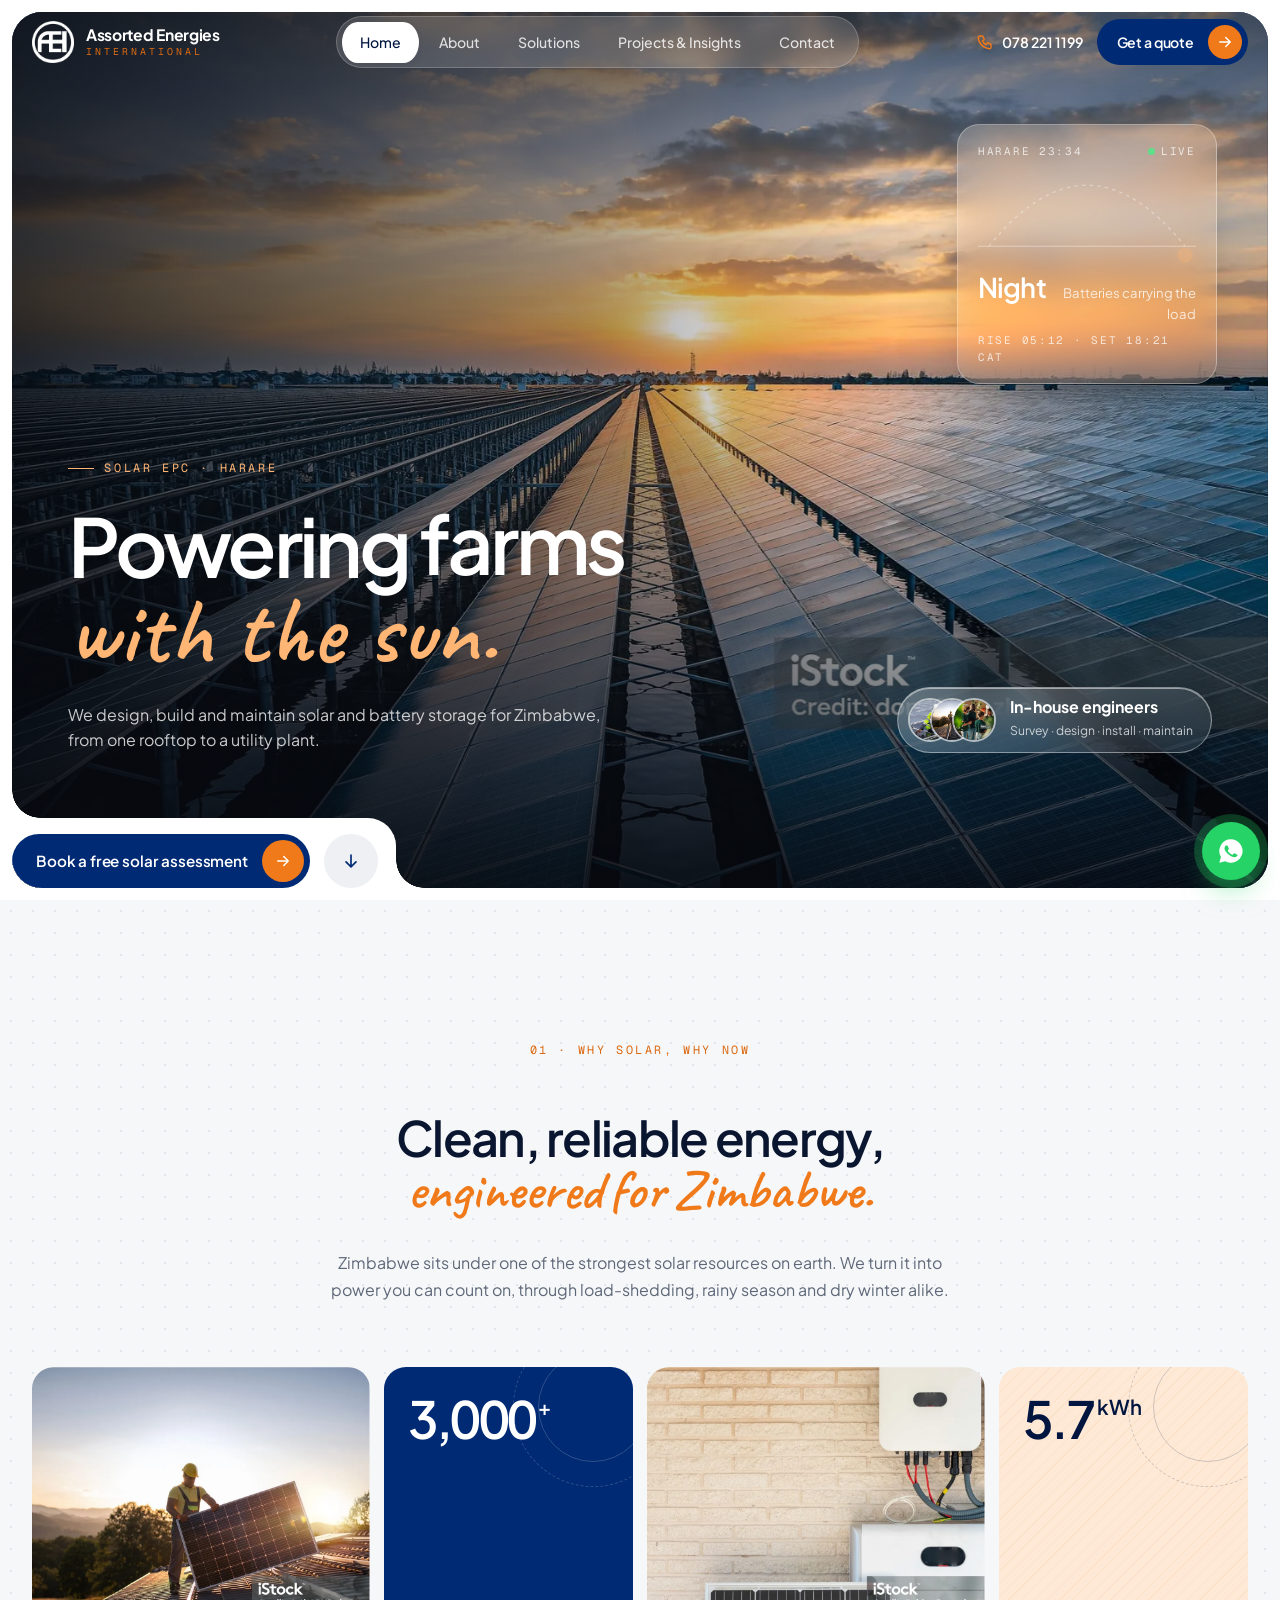
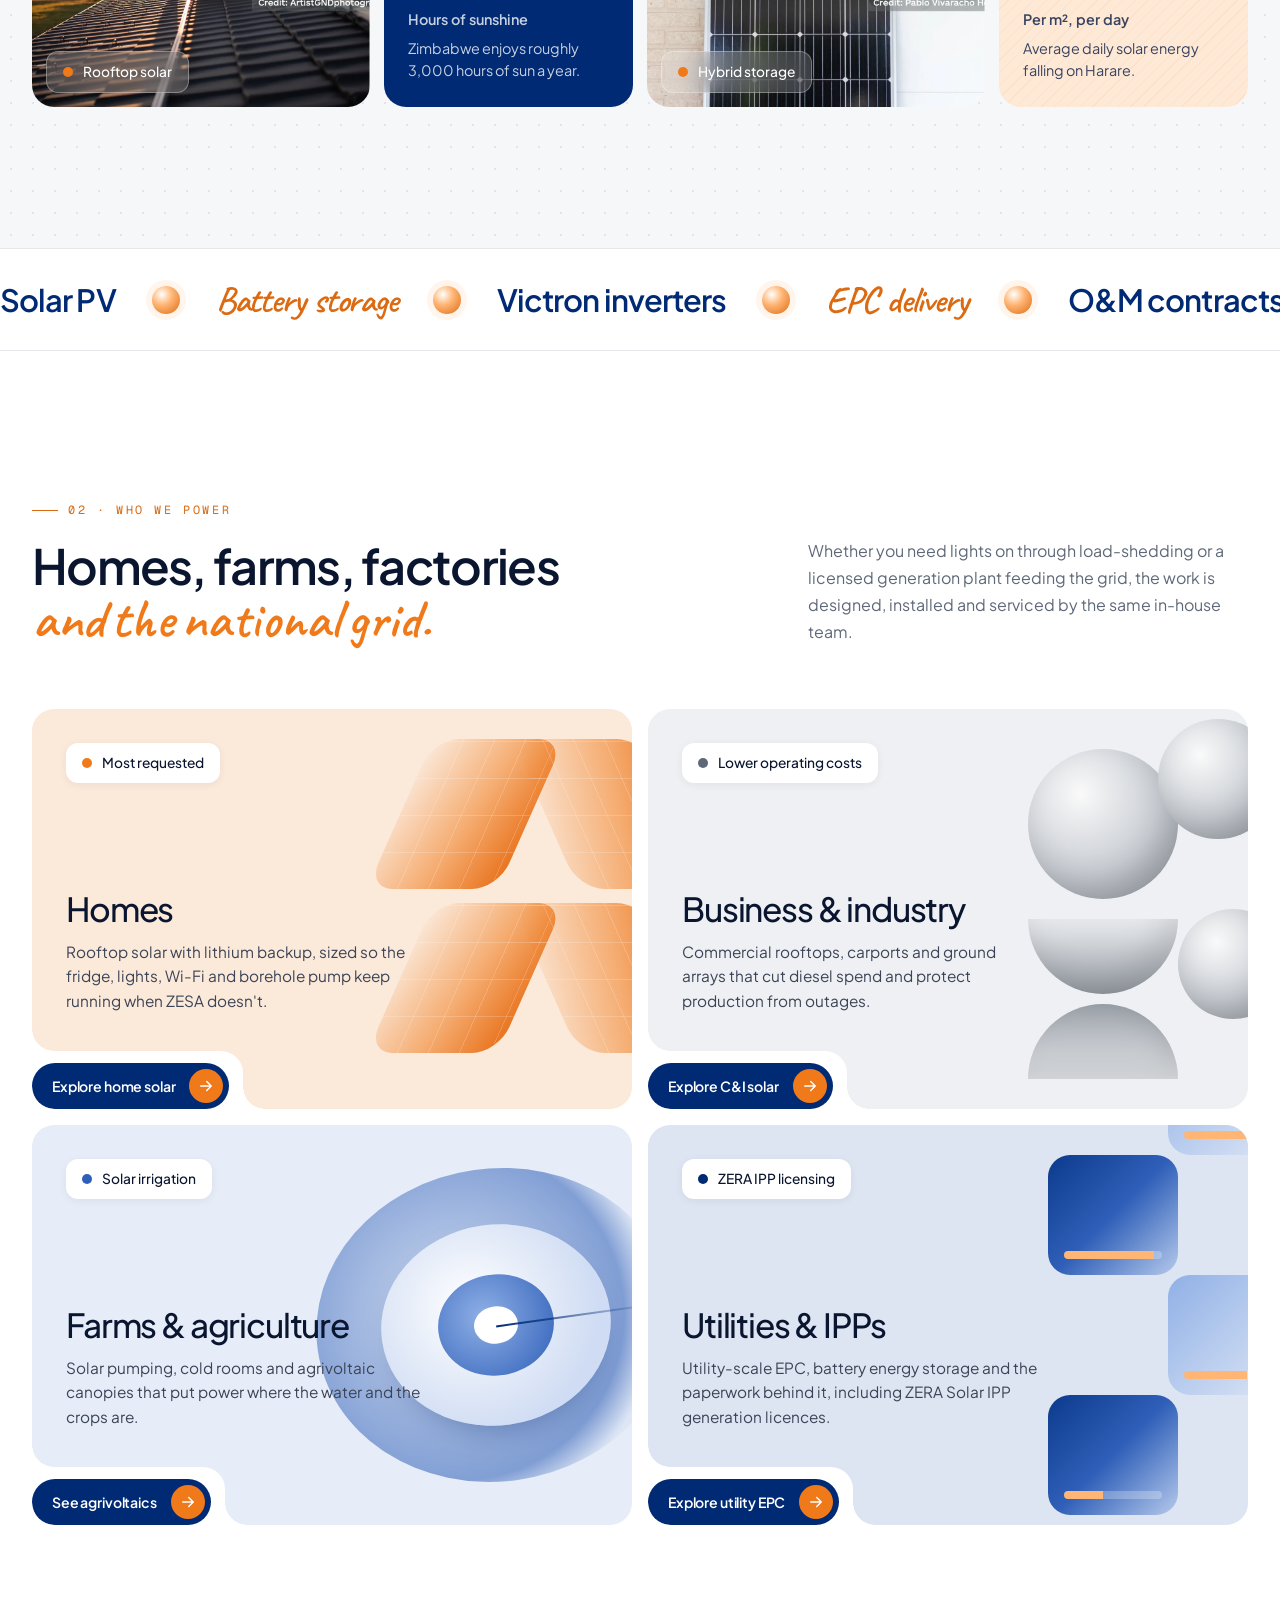
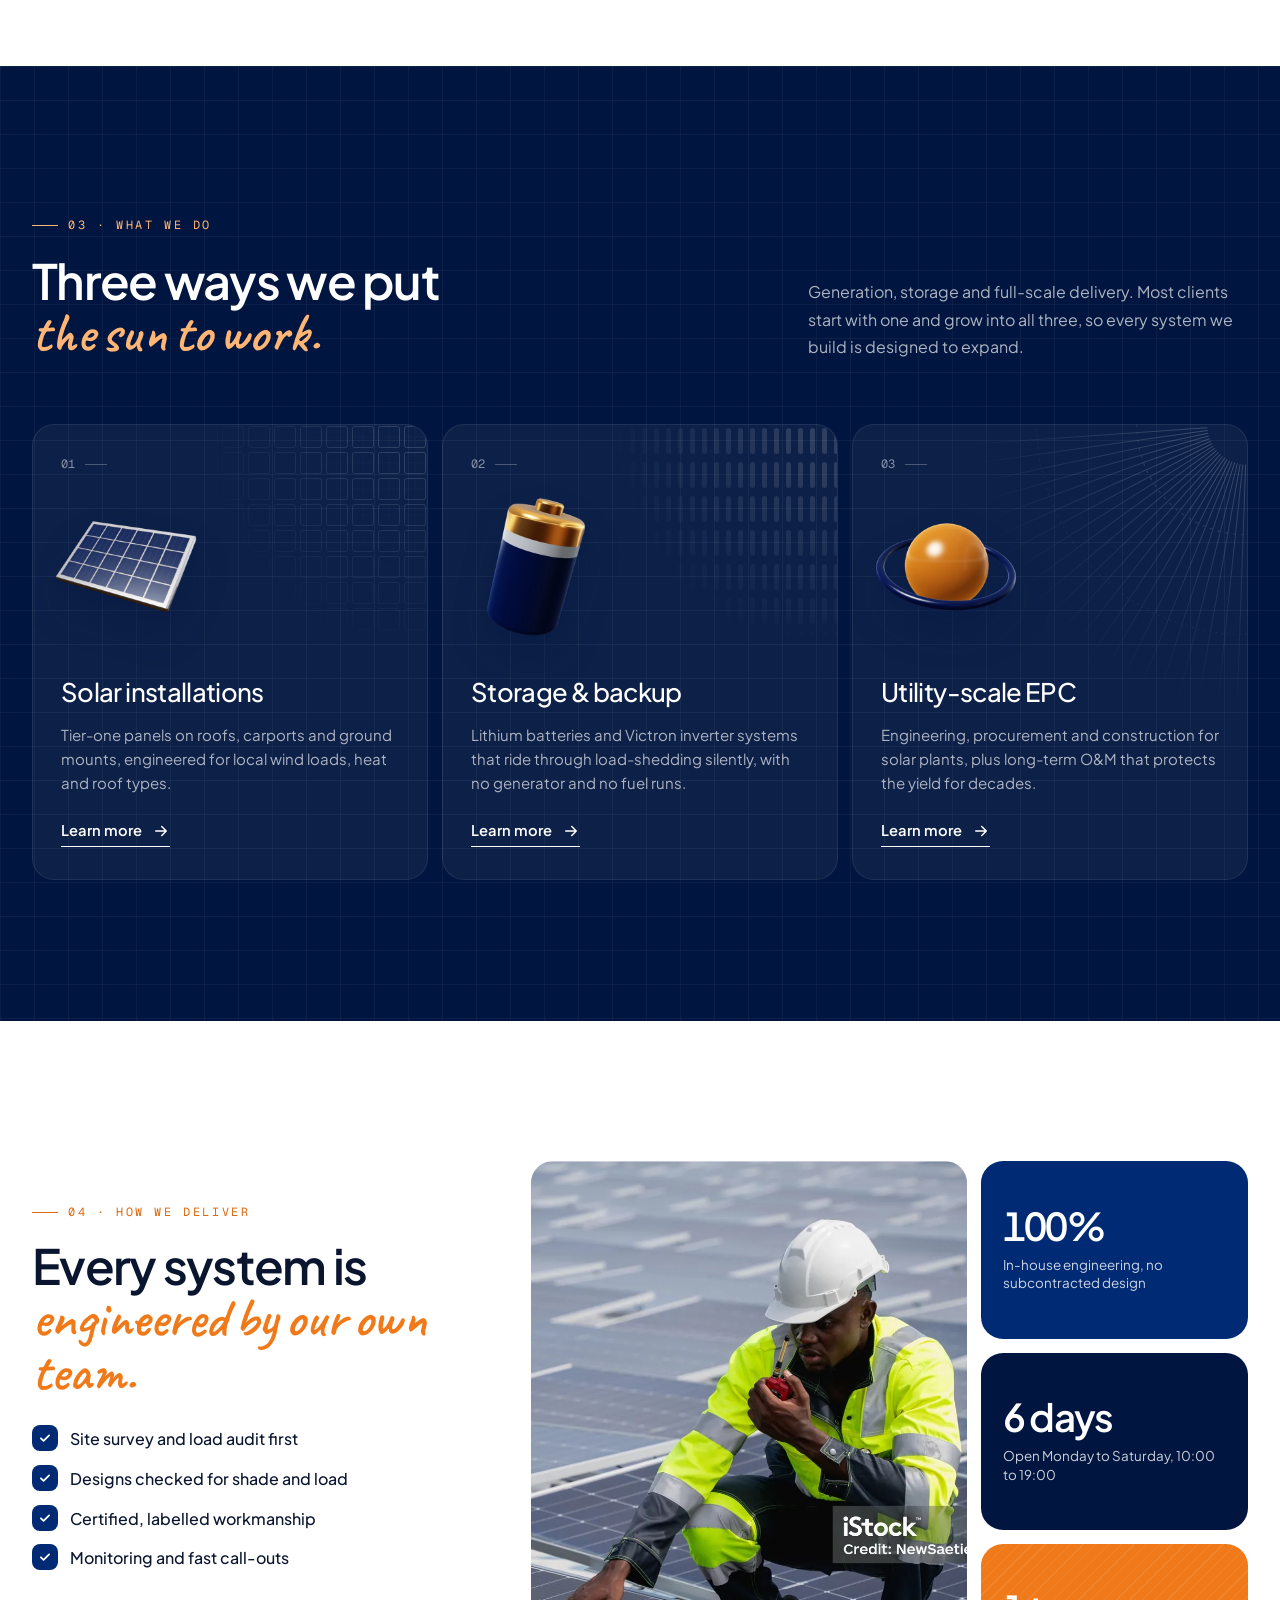
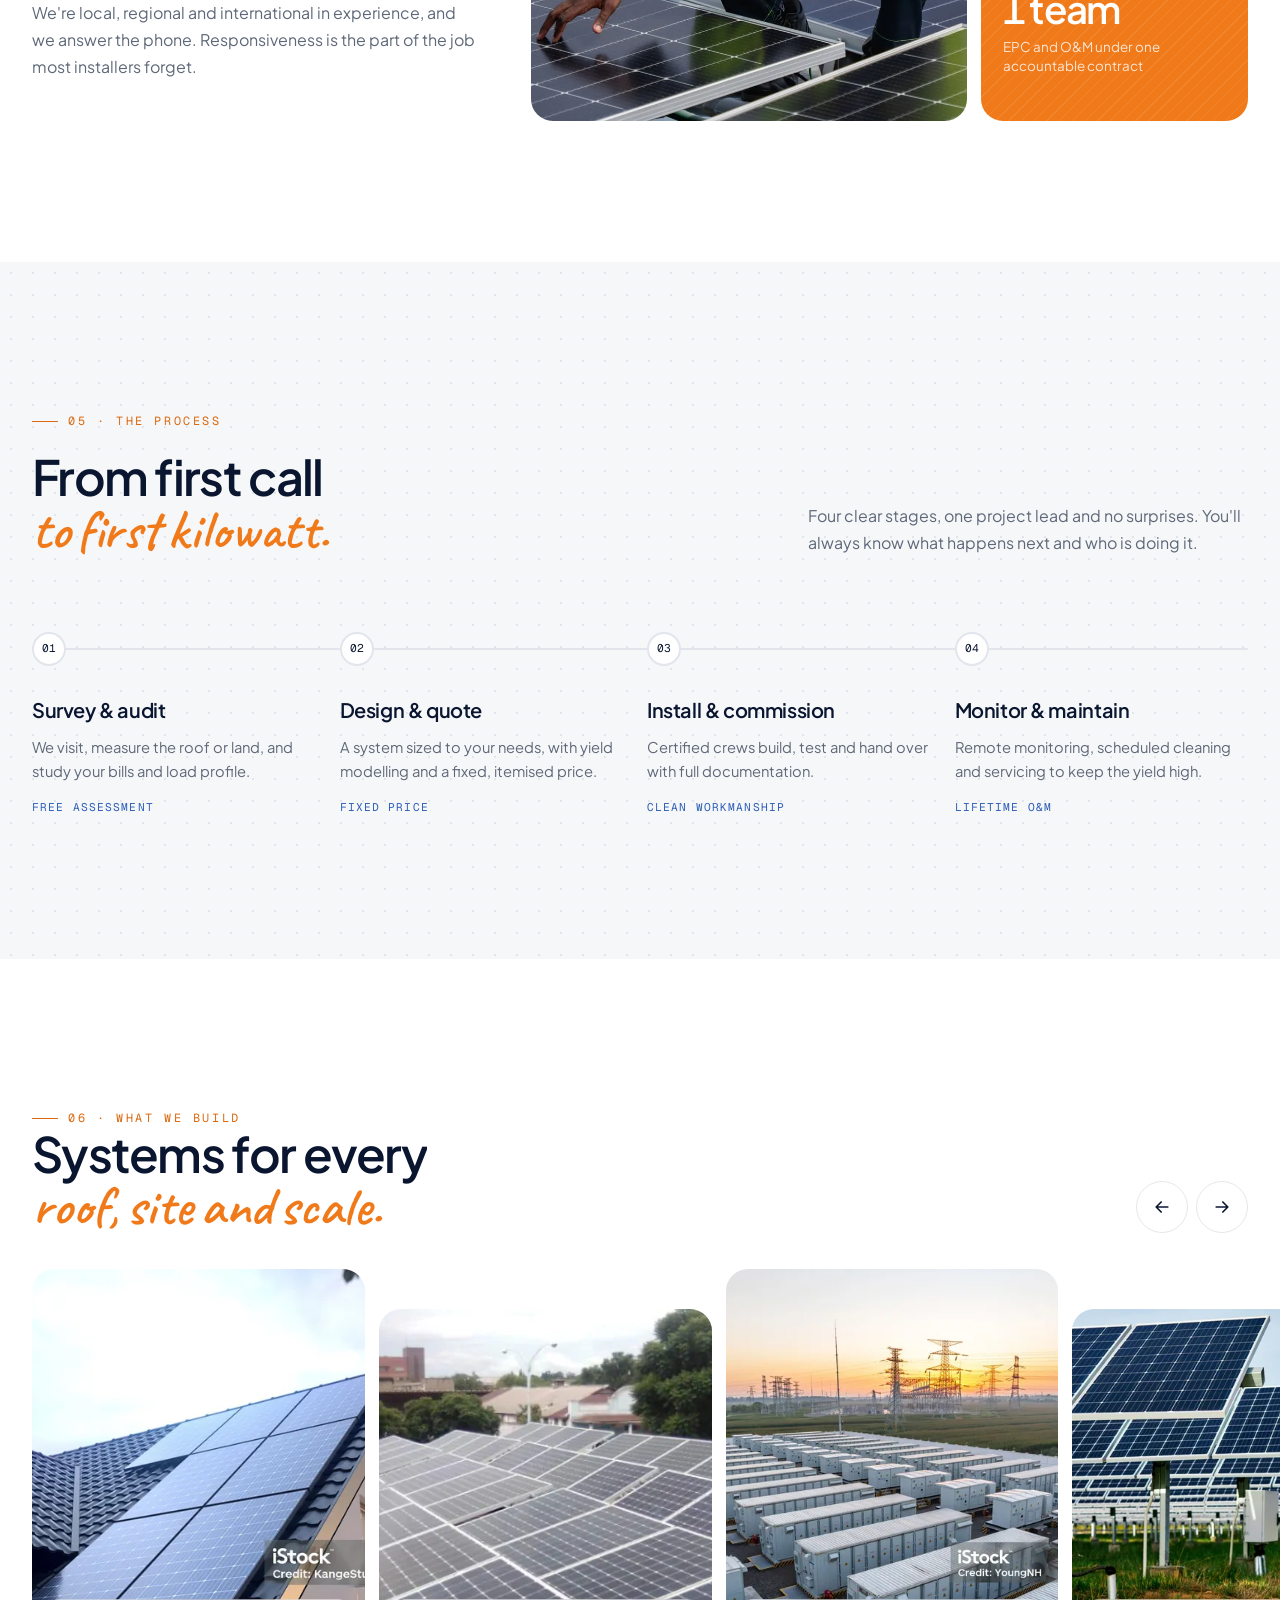
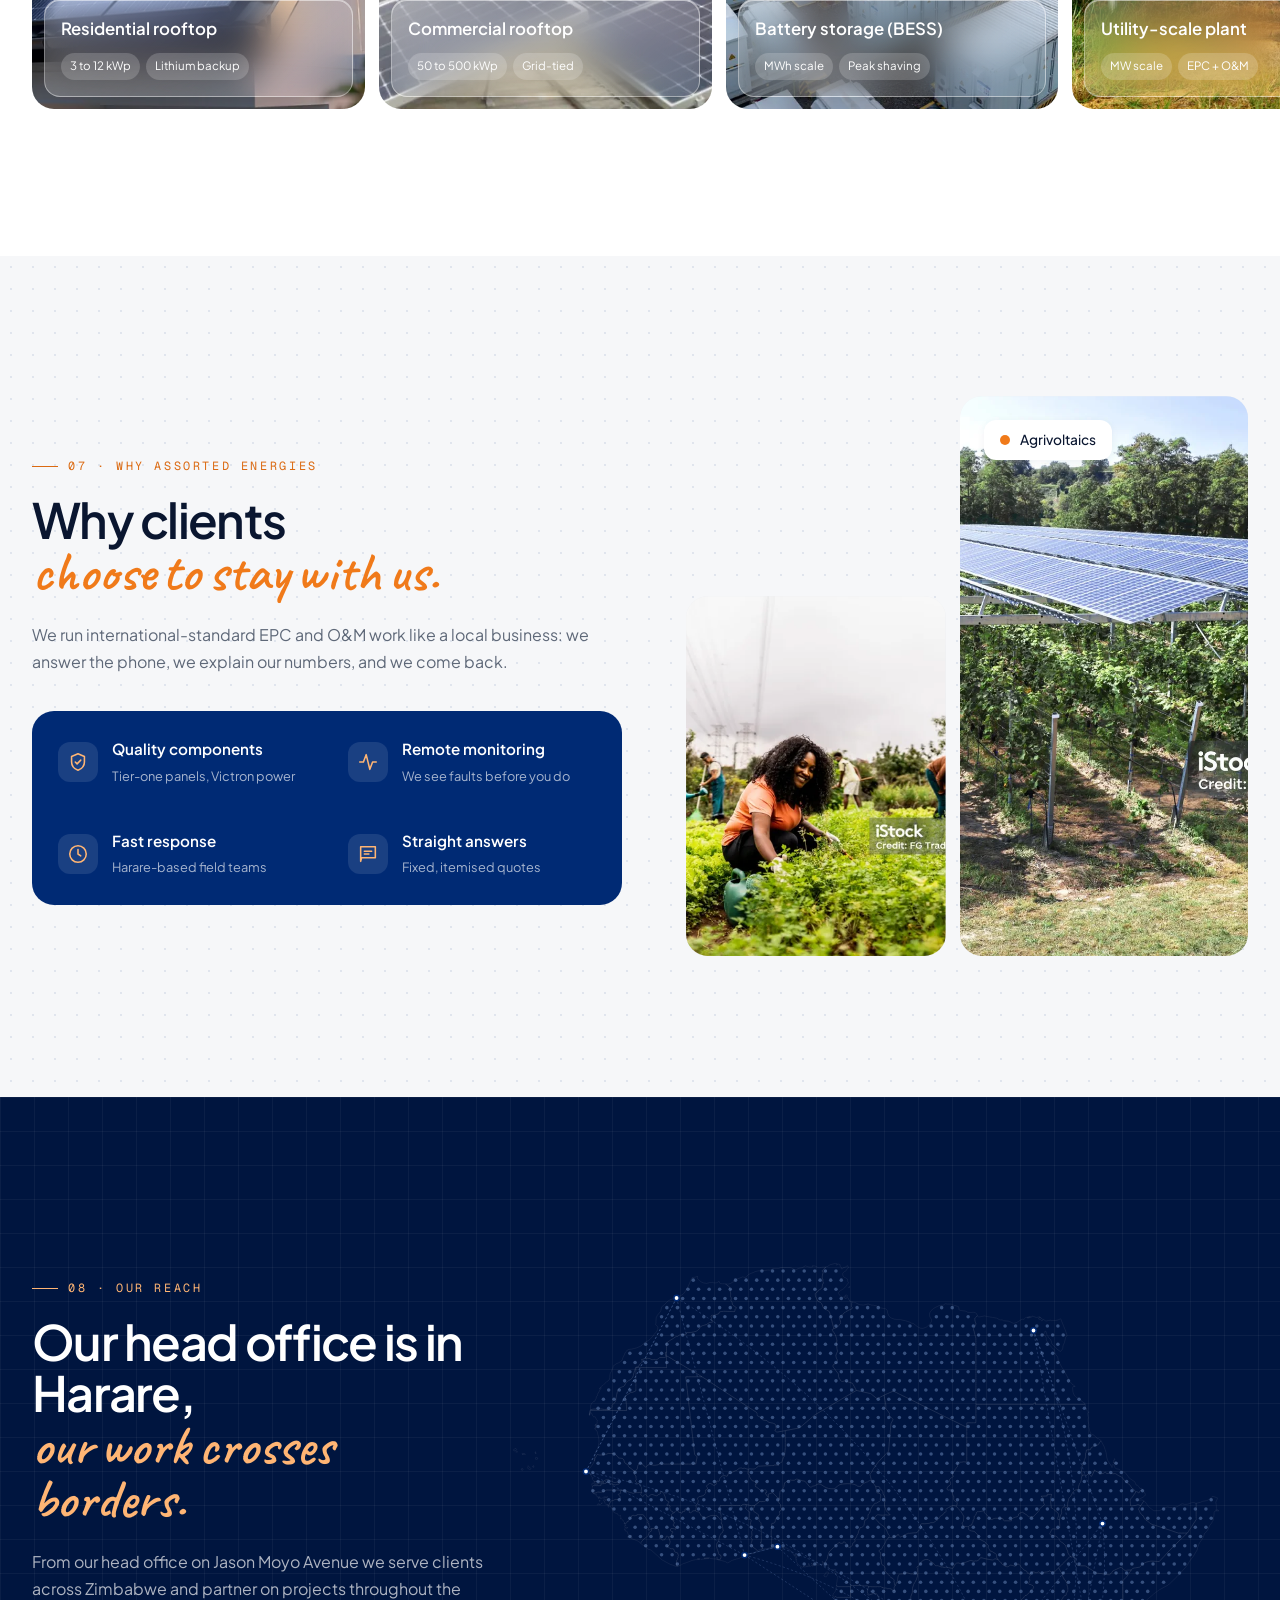
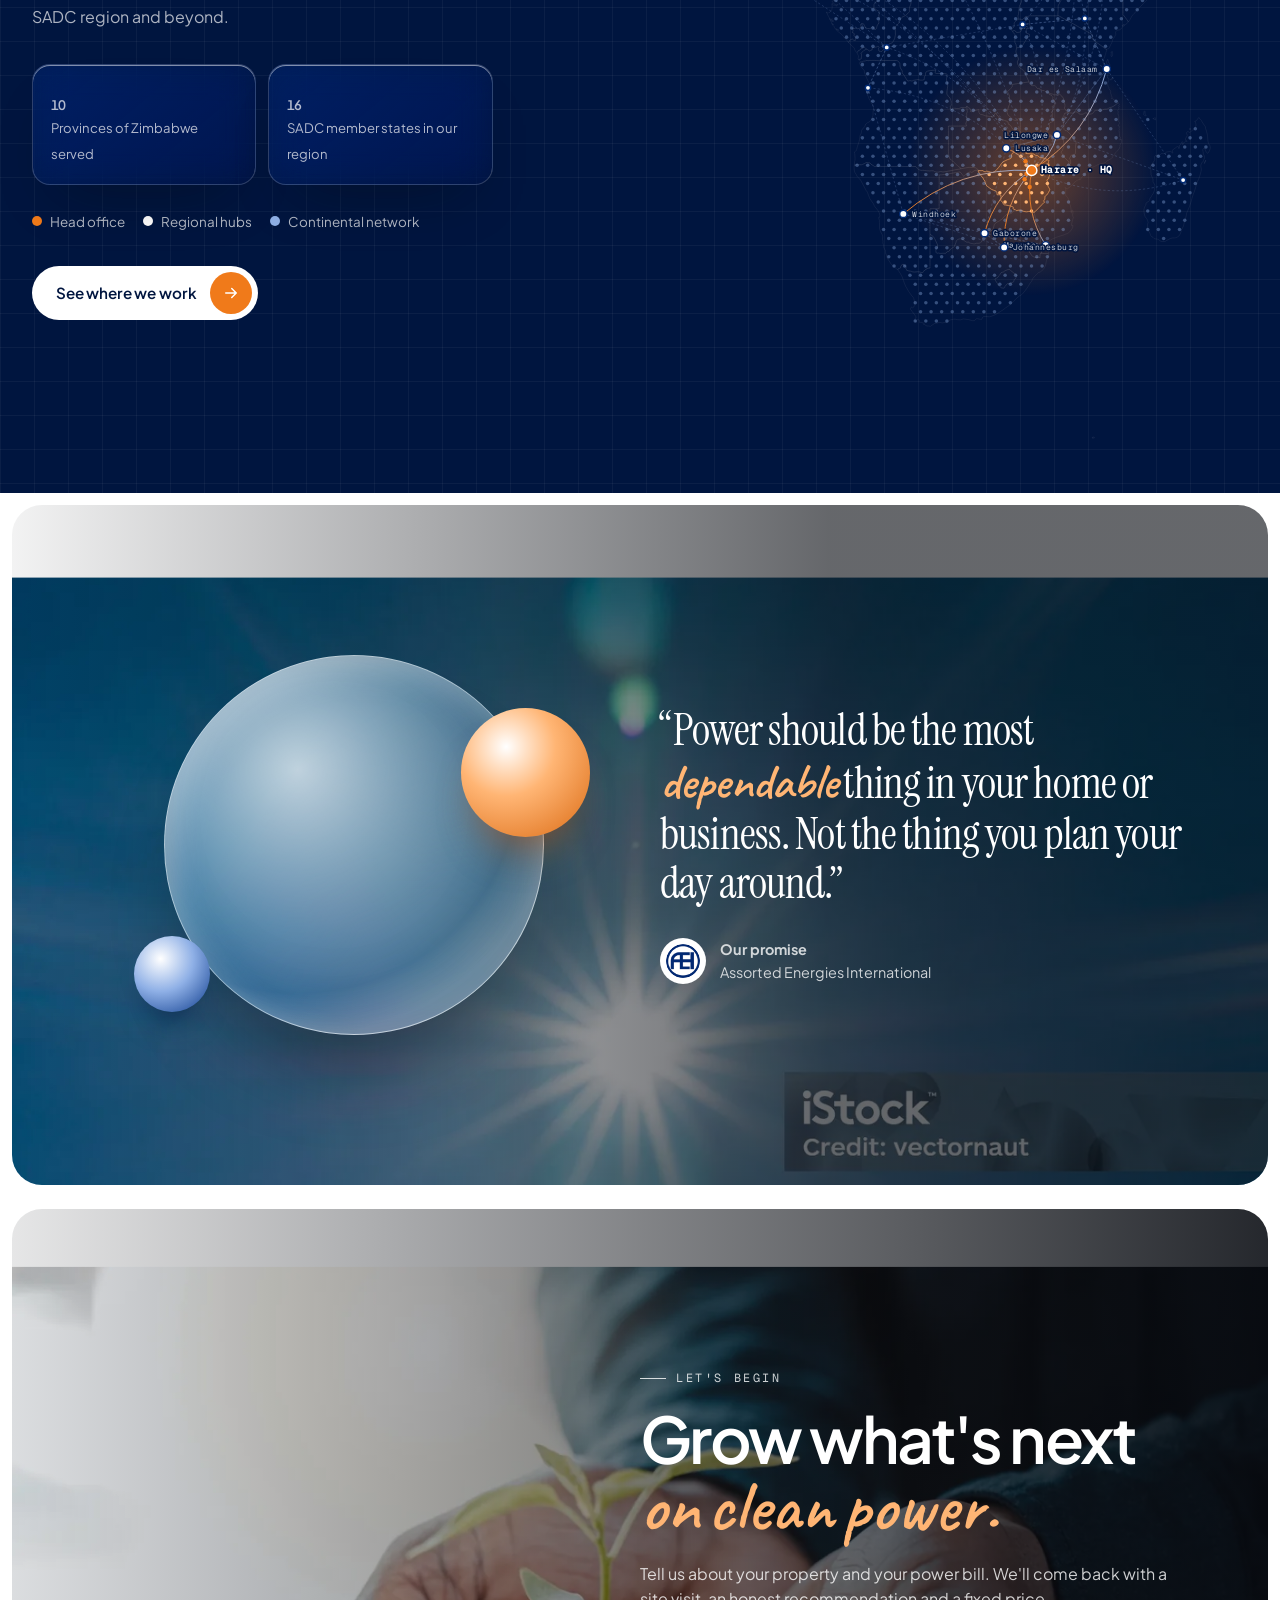
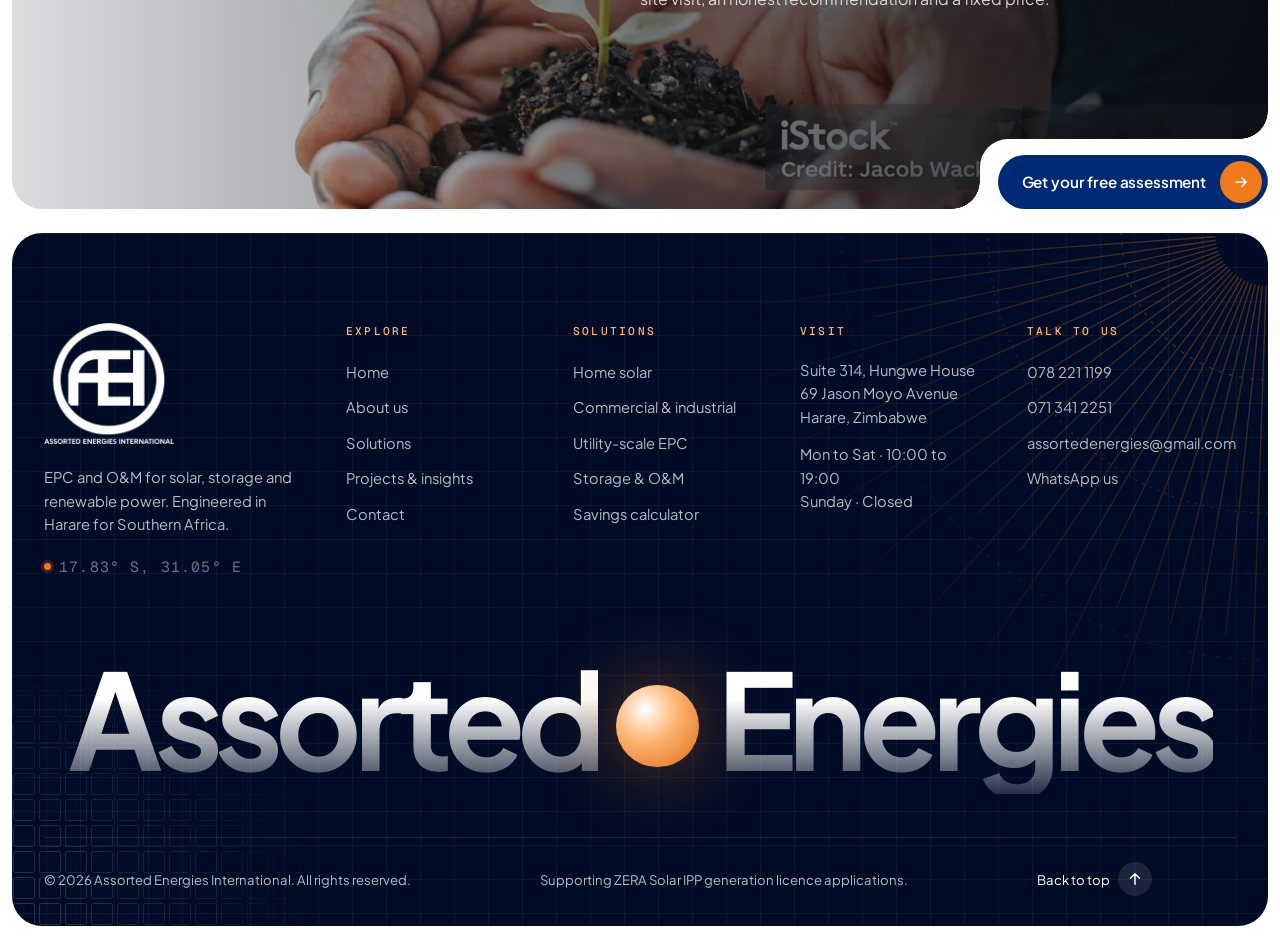
<file: index.html>
<!doctype html>
<html lang="en">
<head>
  <meta charset="utf-8">
  <meta name="viewport" content="width=device-width, initial-scale=1">
  <title>Assorted Energies International | Solar EPC &amp; O&amp;M, Harare</title>
  <meta name="description" content="Assorted Energies International designs, builds and maintains solar power and battery storage for homes, businesses, farms and utilities across Zimbabwe and Southern Africa.">
  <meta name="theme-color" content="#002a74">
  <meta property="og:title" content="Assorted Energies International">
  <meta property="og:description" content="Solar EPC and O&amp;M, engineered in Harare.">
  <meta property="og:image" content="assets/img/field-sunset-rows.webp">
  <link rel="icon" href="assets/img/favicon.png">
  <script>document.documentElement.classList.add('js')</script>
  <link rel="preload" href="assets/fonts/plus-jakarta-sans.woff2" as="font" type="font/woff2" crossorigin>
  <link rel="preload" href="assets/fonts/caveat.woff2" as="font" type="font/woff2" crossorigin>
  <link rel="stylesheet" href="assets/css/fonts.css?v=8974cf91">
  <link rel="preload" as="image" href="assets/img/field-sunset-rows.webp">
  <link rel="stylesheet" href="assets/css/style.css?v=eecb8354">
</head>
<body class="has-dark-hero" id="top">
<a class="skip-link" href="#main">Skip to content</a>

<div class="preloader" data-preloader aria-hidden="true">
  <div class="preloader__mark">
    <svg class="preloader__ring" viewBox="0 0 120 120"><circle cx="60" cy="60" r="54"/></svg>
    <img src="assets/img/logo-mark-white.png" alt="" width="64" height="64">
  </div>
  <p class="preloader__word"><span>Assorted Energies International</span></p>
</div>

<header class="site-header" data-header>
  <div class="container header-inner">
    <a class="brand" href="index.html" aria-label="Assorted Energies International, home">
      <img class="brand__mark" src="assets/img/logo-mark.png" alt="" width="42" height="42">
      <span class="brand__text"><b>Assorted Energies</b><small>International</small></span>
    </a>

    <nav class="nav" aria-label="Primary">
      <ul class="nav__list" data-nav-list>
        <li><a href="index.html" data-nav="home" class="is-active" aria-current="page">Home</a></li>
        <li><a href="about.html" data-nav="about">About</a></li>
        <li><a href="solutions.html" data-nav="solutions">Solutions</a></li>
        <li><a href="projects.html" data-nav="projects">Projects &amp; Insights</a></li>
        <li><a href="contact.html" data-nav="contact">Contact</a></li>
      </ul>
      <span class="nav__indicator" data-nav-indicator aria-hidden="true"></span>
    </nav>

    <div class="header-cta">
      <a class="header-phone" href="tel:+263782211199">
        <svg viewBox="0 0 24 24" aria-hidden="true"><path d="M5 4h4l2 5-2.5 1.5a11 11 0 0 0 5 5L15 13l5 2v4a2 2 0 0 1-2 2A16 16 0 0 1 3 6a2 2 0 0 1 2-2"/></svg>
        <span>078 221 1199</span>
      </a>
      <a class="btn btn--dark btn--sm" href="contact.html" data-magnetic>
        <span>Get a quote</span>
        <span class="btn__icon"><svg viewBox="0 0 24 24" aria-hidden="true"><path d="M5 12h14M13 6l6 6-6 6"/></svg></span>
      </a>
      <button class="menu-toggle" type="button" aria-label="Open menu" aria-expanded="false" aria-controls="mobile-menu" data-menu-toggle>
        <span></span><span></span>
      </button>
    </div>
  </div>
</header>

<div class="mobile-menu" id="mobile-menu" data-mobile-menu hidden>
  <nav aria-label="Mobile">
    <ol class="mobile-menu__list">
      <li><a href="index.html"><small>01</small>Home</a></li>
      <li><a href="about.html"><small>02</small>About</a></li>
      <li><a href="solutions.html"><small>03</small>Solutions</a></li>
      <li><a href="projects.html"><small>04</small>Projects &amp; Insights</a></li>
      <li><a href="contact.html"><small>05</small>Contact</a></li>
    </ol>
  </nav>
  <div class="mobile-menu__foot">
    <a href="tel:+263782211199">078 221 1199</a>
    <a href="mailto:assortedenergies@gmail.com">assortedenergies@gmail.com</a>
    <p>Suite 314, Hungwe House, 69 Jason Moyo Ave, Harare</p>
  </div>
</div>


<main id="main">

  <!-- HERO ------------------------------------------------------------------ -->
  <section class="hero" aria-label="Introduction">
    <div class="hero__card">
      <div class="hero__media"><img src="assets/img/field-sunset-rows.webp" alt="Rows of solar panels stretching to the horizon at sunset" fetchpriority="high"></div>

      <aside class="sun-widget" data-sun data-hero style="--d:.9s" aria-label="Live sun position over Harare">
        <div class="sun-widget__top"><span data-sun-now>Harare</span><span class="sun-widget__live">Live</span></div>
        <svg class="sun-widget__arc" viewBox="0 0 200 84" aria-hidden="true">
          <path class="track" d="M10 70 Q100 -42 190 70"/>
          <line class="ground" x1="0" y1="70" x2="200" y2="70"/>
          <circle class="sun" cx="100" cy="14" r="7"/>
        </svg>
        <div class="sun-widget__value"><b data-sun-el>··</b><span data-sun-state>Sun elevation</span></div>
        <p class="sun-widget__top" style="margin-top:8px" data-sun-times></p>
      </aside>

      <div class="hero__content">
        <div>
          <p class="eyebrow eyebrow--light hero__eyebrow" data-hero style="--d:.1s">Solar EPC · Harare</p>
          <h1 class="display hero__title" data-hero style="--d:.2s">
            Powering
            <span class="rotator" data-rotator><span>homes</span><span>farms</span><span>industry</span><span>mines</span><span>cities</span></span>
            <br><span class="serif">with the sun.</span>
          </h1>
          <p class="hero__lede" data-hero style="--d:.35s">We design, build and maintain solar and battery storage for Zimbabwe, from one rooftop to a utility plant.</p>
        </div>
        <div class="hero__aside" data-hero style="--d:.5s">
          <div class="hero__badge glass">
            <span class="hero__badge-imgs">
              <img src="assets/img/engineer-roof-sm.webp" alt="" width="44" height="44">
              <img src="assets/img/installer-sunset-roof-sm.webp" alt="" width="44" height="44">
              <img src="assets/img/team-green-sm.webp" alt="" width="44" height="44">
            </span>
            <span><b>In-house engineers</b><small>Survey · design · install · maintain</small></span>
          </div>
        </div>
      </div>

      <div class="notch" data-hero style="--d:.6s">
        <a class="btn" href="contact.html" data-magnetic>
          <span>Book a free solar assessment</span>
          <span class="btn__icon"><svg viewBox="0 0 24 24" aria-hidden="true"><path d="M5 12h14M13 6l6 6-6 6"/></svg></span>
        </a>
        <a class="notch__round" href="#intro" aria-label="Scroll to content"><svg viewBox="0 0 24 24" aria-hidden="true"><path d="M12 5v14M6 13l6 6 6-6"/></svg></a>
      </div>
    </div>
  </section>

  <!-- INTRO TILES -------------------------------------------------------------- -->
  <section class="section section--gray" id="intro">
    <div class="container">
      <div class="section-head section-head--center">
        <p class="eyebrow eyebrow--plain" data-reveal>01 · Why solar, why now</p>
        <h2 class="h2" data-split>Clean, reliable energy,<br><span class="serif tone-orange">engineered for Zimbabwe.</span></h2>
        <p class="lede" data-reveal style="--d:.15s">Zimbabwe sits under one of the strongest solar resources on earth. We turn it into power you can count on, through load-shedding, rainy season and dry winter alike.</p>
      </div>

      <div class="tiles">
        <figure class="tile tile--photo" data-reveal="clip">
          <img src="assets/img/installer-sunset-roof.webp" alt="Installer carrying a solar panel across a roof at golden hour" loading="lazy">
          <figcaption class="chip chip--glass"><i></i>Rooftop solar</figcaption>
        </figure>
        <div class="tile tile--stat tile--navy" data-reveal style="--d:.1s">
          <span class="tile__spark" aria-hidden="true"></span>
          <p class="tile__num"><span data-count="3000">0</span><sup>+</sup></p>
          <div><p class="tile__label">Hours of sunshine</p><p>Zimbabwe enjoys roughly 3,000 hours of sun a year.</p></div>
        </div>
        <figure class="tile tile--photo" data-reveal="clip" style="--d:.2s">
          <img src="assets/img/home-system-wall.webp" alt="Wall-mounted hybrid inverter, battery and isolators installed on a house" loading="lazy">
          <figcaption class="chip chip--glass"><i></i>Hybrid storage</figcaption>
        </figure>
        <div class="tile tile--stat tile--orange" data-reveal style="--d:.3s">
          <span class="tile__spark" aria-hidden="true"></span>
          <p class="tile__num"><span data-count="5.7" data-decimals="1">0</span><sup>kWh</sup></p>
          <div><p class="tile__label">Per m², per day</p><p>Average daily solar energy falling on Harare.</p></div>
        </div>
      </div>
    </div>
  </section>

  <!-- MARQUEE ------------------------------------------------------------------- -->
  <div class="marquee" aria-hidden="true">
    <div class="marquee__track">
      <div class="marquee__group">
        <span>Solar PV</span><i></i><span class="serif">Battery storage</span><i></i><span>Victron inverters</span><i></i><span class="serif">EPC delivery</span><i></i><span>O&amp;M contracts</span><i></i><span class="serif">ZERA IPP licensing</span><i></i><span>Solar lighting</span><i></i><span class="serif">Agrivoltaics</span><i></i>
      </div>
      <div class="marquee__group">
        <span>Solar PV</span><i></i><span class="serif">Battery storage</span><i></i><span>Victron inverters</span><i></i><span class="serif">EPC delivery</span><i></i><span>O&amp;M contracts</span><i></i><span class="serif">ZERA IPP licensing</span><i></i><span>Solar lighting</span><i></i><span class="serif">Agrivoltaics</span><i></i>
      </div>
    </div>
  </div>

  <!-- WHO WE POWER (sector cards) -------------------------------------------------- -->
  <section class="section">
    <div class="container">
      <div class="section-head">
        <div>
          <p class="eyebrow" data-reveal>02 · Who we power</p>
          <h2 class="h2" data-split>Homes, farms, factories<br><span class="serif tone-orange">and the national grid.</span></h2>
        </div>
        <p class="lede" data-reveal style="--d:.1s">Whether you need lights on through load-shedding or a licensed generation plant feeding the grid, the work is designed, installed and serviced by the same in-house team.</p>
      </div>

      <div class="sectors">
        <article class="sector sector--home" data-reveal>
          <span class="chip"><i></i>Most requested</span>
          <div class="sector__art" aria-hidden="true"><div class="art-panels"><span></span><span></span><span></span><span></span></div></div>
          <div class="sector__body">
            <h3>Homes</h3>
            <p>Rooftop solar with lithium backup, sized so the fridge, lights, Wi-Fi and borehole pump keep running when ZESA doesn't.</p></div>
          <div class="notch"><a class="btn btn--sm" href="solutions.html#residential"><span>Explore home solar</span><span class="btn__icon"><svg viewBox="0 0 24 24" aria-hidden="true"><path d="M5 12h14M13 6l6 6-6 6"/></svg></span></a></div>
        </article>
        <article class="sector sector--business" data-reveal style="--d:.1s">
          <span class="chip"><i style="background:var(--gray-600)"></i>Lower operating costs</span>
          <div class="sector__art" aria-hidden="true"><div class="art-spheres"><span></span><span></span><span></span><span></span><span></span></div></div>
          <div class="sector__body">
            <h3>Business &amp; industry</h3>
            <p>Commercial rooftops, carports and ground arrays that cut diesel spend and protect production from outages.</p></div>
          <div class="notch"><a class="btn btn--sm" href="solutions.html#commercial"><span>Explore C&amp;I solar</span><span class="btn__icon"><svg viewBox="0 0 24 24" aria-hidden="true"><path d="M5 12h14M13 6l6 6-6 6"/></svg></span></a></div>
        </article>
        <article class="sector sector--farm" data-reveal>
          <span class="chip"><i style="background:var(--navy-500)"></i>Solar irrigation</span>
          <div class="sector__art" aria-hidden="true"><div class="art-pivot"><span></span><span></span><span></span><span></span><i></i></div></div>
          <div class="sector__body">
            <h3>Farms &amp; agriculture</h3>
            <p>Solar pumping, cold rooms and agrivoltaic canopies that put power where the water and the crops are.</p></div>
          <div class="notch"><a class="btn btn--sm" href="projects.html#agri"><span>See agrivoltaics</span><span class="btn__icon"><svg viewBox="0 0 24 24" aria-hidden="true"><path d="M5 12h14M13 6l6 6-6 6"/></svg></span></a></div>
        </article>
        <article class="sector sector--utility" data-reveal style="--d:.1s">
          <span class="chip"><i style="background:var(--navy-800)"></i>ZERA IPP licensing</span>
          <div class="sector__art" aria-hidden="true"><div class="art-blocks"><span></span><span></span><span></span><span></span></div></div>
          <div class="sector__body">
            <h3>Utilities &amp; IPPs</h3>
            <p>Utility-scale EPC, battery energy storage and the paperwork behind it, including ZERA Solar IPP generation licences.</p></div>
          <div class="notch"><a class="btn btn--sm" href="solutions.html#utility"><span>Explore utility EPC</span><span class="btn__icon"><svg viewBox="0 0 24 24" aria-hidden="true"><path d="M5 12h14M13 6l6 6-6 6"/></svg></span></a></div>
        </article>
      </div>
    </div>
  </section>

  <!-- THREE WAYS (3D objects) ------------------------------------------------------- -->
  <section class="section section--dark">
    <div class="container">
      <div class="section-head">
        <div>
          <p class="eyebrow eyebrow--light" data-reveal>03 · What we do</p>
          <h2 class="h2" data-split>Three ways we put<br><span class="serif tone-orange">the sun to work.</span></h2>
        </div>
        <p class="lede" data-reveal style="--d:.1s">Generation, storage and full-scale delivery. Most clients start with one and grow into all three, so every system we build is designed to expand.</p>
      </div>

      <div class="service-grid">
        <article class="service-item" data-reveal>
          <span class="num">01</span>
          <img class="icon" src="assets/img/obj-panel.webp" alt="" width="150" height="150" loading="lazy">
          <h3>Solar installations</h3>
          <p>Tier-one panels on roofs, carports and ground mounts, engineered for local wind loads, heat and roof types.</p>
          <a class="link-arrow" href="solutions.html#residential">Learn more <svg viewBox="0 0 24 24" aria-hidden="true"><path d="M5 12h14M13 6l6 6-6 6"/></svg></a>
        </article>
        <article class="service-item" data-reveal style="--d:.1s">
          <span class="num">02</span>
          <img class="icon" src="assets/img/obj-battery.webp" alt="" width="150" height="150" loading="lazy">
          <h3>Storage &amp; backup</h3>
          <p>Lithium batteries and Victron inverter systems that ride through load-shedding silently, with no generator and no fuel runs.</p>
          <a class="link-arrow" href="solutions.html#specialist">Learn more <svg viewBox="0 0 24 24" aria-hidden="true"><path d="M5 12h14M13 6l6 6-6 6"/></svg></a>
        </article>
        <article class="service-item" data-reveal style="--d:.2s">
          <span class="num">03</span>
          <img class="icon" src="assets/img/obj-sun.webp" alt="" width="150" height="150" loading="lazy">
          <h3>Utility-scale EPC</h3>
          <p>Engineering, procurement and construction for solar plants, plus long-term O&amp;M that protects the yield for decades.</p>
          <a class="link-arrow" href="solutions.html#utility">Learn more <svg viewBox="0 0 24 24" aria-hidden="true"><path d="M5 12h14M13 6l6 6-6 6"/></svg></a>
        </article>
      </div>
    </div>
  </section>

  <!-- HOW WE DELIVER ------------------------------------------------------------------ -->
  <section class="section">
    <div class="container">
      <div class="deliver">
        <div class="deliver__text">
          <p class="eyebrow" data-reveal>04 · How we deliver</p>
          <h2 class="h2" data-split>Every system is<br><span class="serif tone-orange">engineered by our own team.</span></h2>
          <ul class="checklist" data-reveal style="--d:.1s">
            <li>Site survey and load audit first</li>
            <li>Designs checked for shade and load</li>
            <li>Certified, labelled workmanship</li>
            <li>Monitoring and fast call-outs</li>
          </ul>
          <p class="lede" data-reveal style="--d:.2s">We're local, regional and international in experience, and we answer the phone. Responsiveness is the part of the job most installers forget.</p>
        </div>
        <figure class="media deliver__img" data-reveal="clip">
          <img src="assets/img/engineer-roof.webp" alt="Engineer in hard hat inspecting rooftop solar panels" loading="lazy">
        </figure>
        <div class="deliver__stats">
          <div class="deliver__stat" data-reveal style="--d:.1s"><b>100%</b><span>In-house engineering, no subcontracted design</span></div>
          <div class="deliver__stat" data-reveal style="--d:.2s"><b>6 days</b><span>Open Monday to Saturday, 10:00 to 19:00</span></div>
          <div class="deliver__stat" data-reveal style="--d:.3s"><b>1 team</b><span>EPC and O&amp;M under one accountable contract</span></div>
        </div>
      </div>
    </div>
  </section>

  <!-- PROCESS --------------------------------------------------------------------------- -->
  <section class="section section--gray">
    <div class="container">
      <div class="section-head">
        <div>
          <p class="eyebrow" data-reveal>05 · The process</p>
          <h2 class="h2" data-split>From first call<br><span class="serif tone-orange">to first kilowatt.</span></h2>
        </div>
        <p class="lede" data-reveal style="--d:.1s">Four clear stages, one project lead and no surprises. You'll always know what happens next and who is doing it.</p>
      </div>
      <div class="process" data-process>
        <div class="process__rail" aria-hidden="true"><i></i></div>
        <div class="step"><span class="step__dot">01</span><h3>Survey &amp; audit</h3><p>We visit, measure the roof or land, and study your bills and load profile.</p><span class="tag">Free assessment</span></div>
        <div class="step"><span class="step__dot">02</span><h3>Design &amp; quote</h3><p>A system sized to your needs, with yield modelling and a fixed, itemised price.</p><span class="tag">Fixed price</span></div>
        <div class="step"><span class="step__dot">03</span><h3>Install &amp; commission</h3><p>Certified crews build, test and hand over with full documentation.</p><span class="tag">Clean workmanship</span></div>
        <div class="step"><span class="step__dot">04</span><h3>Monitor &amp; maintain</h3><p>Remote monitoring, scheduled cleaning and servicing to keep the yield high.</p><span class="tag">Lifetime O&amp;M</span></div>
      </div>
    </div>
  </section>

  <!-- FEATURED INSTALLATIONS (carousel) ---------------------------------------------- -->
  <section class="section">
    <div class="container">
      <div class="carousel-head">
        <div>
          <p class="eyebrow" data-reveal>06 · What we build</p>
          <h2 class="h2" data-split>Systems for every<br><span class="serif tone-orange">roof, site and scale.</span></h2>
        </div>
        <div class="carousel-nav" data-carousel="#featured">
          <button type="button" data-dir="-1" aria-label="Previous"><svg viewBox="0 0 24 24"><path d="M19 12H5M11 6l-6 6 6 6"/></svg></button>
          <button type="button" data-dir="1" aria-label="Next"><svg viewBox="0 0 24 24"><path d="M5 12h14M13 6l6 6-6 6"/></svg></button>
        </div>
      </div>
      <div class="carousel" id="featured">
        <article class="slide" data-reveal><img src="assets/img/roof-house-dusk-sm.webp" alt="Modern home with an all-black solar array at dusk" loading="lazy">
          <div class="slide__panel glass"><b>Residential rooftop</b><div class="slide__meta"><span>3 to 12 kWp</span><span>Lithium backup</span></div></div></article>
        <article class="slide" data-reveal style="--d:.08s"><img src="assets/img/roof-commercial-sm.webp" alt="Large commercial flat-roof solar array" loading="lazy">
          <div class="slide__panel glass"><b>Commercial rooftop</b><div class="slide__meta"><span>50 to 500 kWp</span><span>Grid-tied</span></div></div></article>
        <article class="slide" data-reveal style="--d:.16s"><img src="assets/img/bess-containers-sm.webp" alt="Battery energy storage containers at a substation" loading="lazy">
          <div class="slide__panel glass"><b>Battery storage (BESS)</b><div class="slide__meta"><span>MWh scale</span><span>Peak shaving</span></div></div></article>
        <article class="slide" data-reveal style="--d:.24s"><img src="assets/img/utility-inverters-field-sm.webp" alt="Ground-mounted solar array with string inverters" loading="lazy">
          <div class="slide__panel glass"><b>Utility-scale plant</b><div class="slide__meta"><span>MW scale</span><span>EPC + O&amp;M</span></div></div></article>
        <article class="slide" data-reveal style="--d:.32s"><img src="assets/img/home-cottage-sm.webp" alt="Cottage with solar panels on the roof and a paved driveway" loading="lazy">
          <div class="slide__panel glass"><b>Home backup kit</b><div class="slide__meta"><span>Load-shedding proof</span><span>Victron</span></div></div></article>
        <article class="slide" data-reveal style="--d:.4s"><img src="assets/img/roof-tile-panels-sm.webp" alt="Solar panels on a terracotta tiled roof" loading="lazy">
          <div class="slide__panel glass"><b>Tiled-roof retrofit</b><div class="slide__meta"><span>No-leak mounts</span><span>Same-week install</span></div></div></article>
      </div>
    </div>
  </section>

  <!-- WHY CHOOSE US ------------------------------------------------------------------- -->
  <section class="section section--gray">
    <div class="container why">
      <div>
        <p class="eyebrow" data-reveal>07 · Why Assorted Energies</p>
        <h2 class="h2" style="margin-top:18px" data-split>Why clients<br><span class="serif tone-orange">choose to stay with us.</span></h2>
        <p class="lede" style="margin-top:22px;--d:.1s" data-reveal>We run international-standard EPC and O&amp;M work like a local business: we answer the phone, we explain our numbers, and we come back.</p>
        <div class="why__features" data-reveal style="--d:.2s">
          <div class="why__feature"><svg viewBox="0 0 24 24" aria-hidden="true"><path d="M12 3l7 3v6c0 4.5-3 7.5-7 9-4-1.5-7-4.5-7-9V6z"/><path d="M9 12l2 2 4-4"/></svg><div><b>Quality components</b><small>Tier-one panels, Victron power</small></div></div>
          <div class="why__feature"><svg viewBox="0 0 24 24" aria-hidden="true"><path d="M3 12h4l3-8 4 16 3-8h4"/></svg><div><b>Remote monitoring</b><small>We see faults before you do</small></div></div>
          <div class="why__feature"><svg viewBox="0 0 24 24" aria-hidden="true"><circle cx="12" cy="12" r="9"/><path d="M12 7v5l3 2"/></svg><div><b>Fast response</b><small>Harare-based field teams</small></div></div>
          <div class="why__feature"><svg viewBox="0 0 24 24" aria-hidden="true"><path d="M4 4h16v12H5l-1 4z"/><path d="M8 9h8M8 12h5"/></svg><div><b>Straight answers</b><small>Fixed, itemised quotes</small></div></div>
        </div>
      </div>
      <div class="why__media">
        <figure class="media" data-reveal="clip"><img src="assets/img/farmers-field-sm.webp" alt="Farmers working in a green vegetable field" loading="lazy"></figure>
        <figure class="media" data-reveal="clip" style="--d:.15s"><img src="assets/img/agrivoltaic-canopy.webp" alt="Solar canopy installed above rows of crops" loading="lazy"><span class="chip"><i></i>Agrivoltaics</span></figure>
      </div>
    </div>
  </section>

  <!-- AFRICA MAP TEASER --------------------------------------------------------------------- -->
  <section class="section section--dark map-section">
    <div class="container map-wrap">
      <div>
        <p class="eyebrow eyebrow--light" data-reveal>08 · Our reach</p>
        <h2 class="h2" style="margin:18px 0 22px" data-split>Our head office is in Harare,<br><span class="serif" style="color:var(--orange-300)">our work crosses borders.</span></h2>
        <p class="lede" data-reveal>From our head office on Jason Moyo Avenue we serve clients across Zimbabwe and partner on projects throughout the SADC region and beyond.</p>
        <div class="map-stats">
          <div class="map-stat glass glass--dark" data-reveal><b><span data-count="10">0</span></b><span>Provinces of Zimbabwe served</span></div>
          <div class="map-stat glass glass--dark" data-reveal style="--d:.1s"><b><span data-count="16">0</span></b><span>SADC member states in our region</span></div>
        </div>
        <div class="map-legend" data-reveal style="--d:.2s">
          <span><i style="background:var(--orange-500)"></i>Head office</span>
          <span><i style="background:#fff"></i>Regional hubs</span>
          <span><i style="background:var(--navy-300)"></i>Continental network</span>
        </div>
        <a class="btn btn--light" style="margin-top:34px" href="about.html#reach" data-reveal>
          <span>See where we work</span><span class="btn__icon"><svg viewBox="0 0 24 24" aria-hidden="true"><path d="M5 12h14M13 6l6 6-6 6"/></svg></span>
        </a>
      </div>
      <div class="map" data-map="africa" data-label="Map of Africa showing Harare head office connected to regional cities"></div>
    </div>
  </section>

  <!-- PROMISE (glass orb) ---------------------------------------------------------------------- -->
  <section class="promise">
    <div class="promise__card">
      <div class="promise__bg"><img src="assets/img/sun-sky.webp" alt="" loading="lazy" data-parallax=".12"></div>
      <div class="orb" aria-hidden="true" data-reveal="scale"><span></span><span></span><span></span></div>
      <blockquote data-reveal>
        <p>“Power should be the most <em>dependable</em> thing in your home or business. Not the thing you plan your day around.”</p>
        <footer><img src="assets/img/logo-mark.png" alt="" width="46" height="46"><span><b>Our promise</b><br>Assorted Energies International</span></footer>
      </blockquote>
    </div>
  </section>

  <!-- CTA --------------------------------------------------------------------------------------- -->
  <section class="cta section--tight" style="padding-top:12px">
    <div class="cta__card">
      <img src="assets/img/hands-seedling.webp" alt="Hands holding a young seedling in soil" loading="lazy" data-parallax=".1">
      <div class="cta__text">
        <p class="eyebrow eyebrow--light" data-reveal>Let's begin</p>
        <h2 class="h1" style="margin-top:18px" data-split>Grow what's next<br><span class="serif">on clean power.</span></h2>
        <p data-reveal style="--d:.1s">Tell us about your property and your power bill. We'll come back with a site visit, an honest recommendation and a fixed price.</p>
      </div>
      <div class="notch notch--right">
        <a class="btn" href="contact.html" data-magnetic><span>Get your free assessment</span><span class="btn__icon"><svg viewBox="0 0 24 24" aria-hidden="true"><path d="M5 12h14M13 6l6 6-6 6"/></svg></span></a>
      </div>
    </div>
  </section>

</main>

<script src="assets/js/map-data.js?v=092347da" defer></script>
<footer class="site-footer">
  <div class="container">
    <div class="footer-top">
      <div class="footer-brand">
        <img src="assets/img/logo-white.png" alt="Assorted Energies International" width="150" height="140" loading="lazy">
        <p>EPC and O&amp;M for solar, storage and renewable power. Engineered in Harare for Southern Africa.</p>
        <p class="footer-coords">17.83° S, 31.05° E</p>
      </div>
      <div class="footer-col">
        <h4>Explore</h4>
        <ul>
          <li><a href="index.html">Home</a></li>
          <li><a href="about.html">About us</a></li>
          <li><a href="solutions.html">Solutions</a></li>
          <li><a href="projects.html">Projects &amp; insights</a></li>
          <li><a href="contact.html">Contact</a></li>
        </ul>
      </div>
      <div class="footer-col">
        <h4>Solutions</h4>
        <ul>
          <li><a href="solutions.html#residential">Home solar</a></li>
          <li><a href="solutions.html#commercial">Commercial &amp; industrial</a></li>
          <li><a href="solutions.html#utility">Utility-scale EPC</a></li>
          <li><a href="solutions.html#specialist">Storage &amp; O&amp;M</a></li>
          <li><a href="solutions.html#calculator">Savings calculator</a></li>
        </ul>
      </div>
      <div class="footer-col">
        <h4>Visit</h4>
        <address>
          Suite 314, Hungwe House<br>
          69 Jason Moyo Avenue<br>
          Harare, Zimbabwe
        </address>
        <p class="footer-hours">Mon to Sat · 10:00 to 19:00<br>Sunday · Closed</p>
      </div>
      <div class="footer-col">
        <h4>Talk to us</h4>
        <ul>
          <li><a href="tel:+263782211199">078 221 1199</a></li>
          <li><a href="tel:+263713412251">071 341 2251</a></li>
          <li><a href="mailto:assortedenergies@gmail.com">assortedenergies@gmail.com</a></li>
          <li><a href="https://wa.me/263782211199" target="_blank" rel="noopener">WhatsApp us</a></li>
        </ul>
      </div>
    </div>

    <div class="footer-word" aria-hidden="true">
      <span>Assorted</span><span class="footer-word__sun"></span><span>Energies</span>
    </div>

    <div class="footer-bottom">
      <p>© <span data-year>2026</span> Assorted Energies International. All rights reserved.</p>
      <p>Supporting ZERA Solar IPP generation licence applications.</p>
      <a href="#top" class="to-top" data-to-top>Back to top
        <svg viewBox="0 0 24 24" aria-hidden="true"><path d="M12 19V5M6 11l6-6 6 6"/></svg>
      </a>
    </div>
  </div>
</footer>

<a class="wa-float" href="https://wa.me/263782211199?text=Hi%20Assorted%20Energies%2C%20I%27d%20like%20a%20solar%20quote." target="_blank" rel="noopener" aria-label="Chat with us on WhatsApp">
  <svg viewBox="0 0 24 24" aria-hidden="true"><path d="M12 2a10 10 0 0 0-8.6 15.1L2 22l5-1.3A10 10 0 1 0 12 2Zm5.3 14.1c-.2.6-1.3 1.2-1.8 1.2s-1 .3-3.4-.7a11.6 11.6 0 0 1-4.6-4.1 5.2 5.2 0 0 1-1.1-2.8 3 3 0 0 1 1-2.2 1 1 0 0 1 .7-.3h.5c.2 0 .4 0 .6.5l.9 2.1a.6.6 0 0 1 0 .5l-.3.5-.4.5c-.2.2-.3.3-.1.6a8.3 8.3 0 0 0 1.5 1.9 7.5 7.5 0 0 0 2.2 1.4c.3.1.4.1.6-.1l.8-1c.2-.3.4-.2.6-.1l2 1c.3.1.5.2.5.3a2.5 2.5 0 0 1-.2 1.3Z"/></svg>
</a>

<script src="assets/js/main.js?v=0222d43e" defer></script>

</body>
</html>
</file>
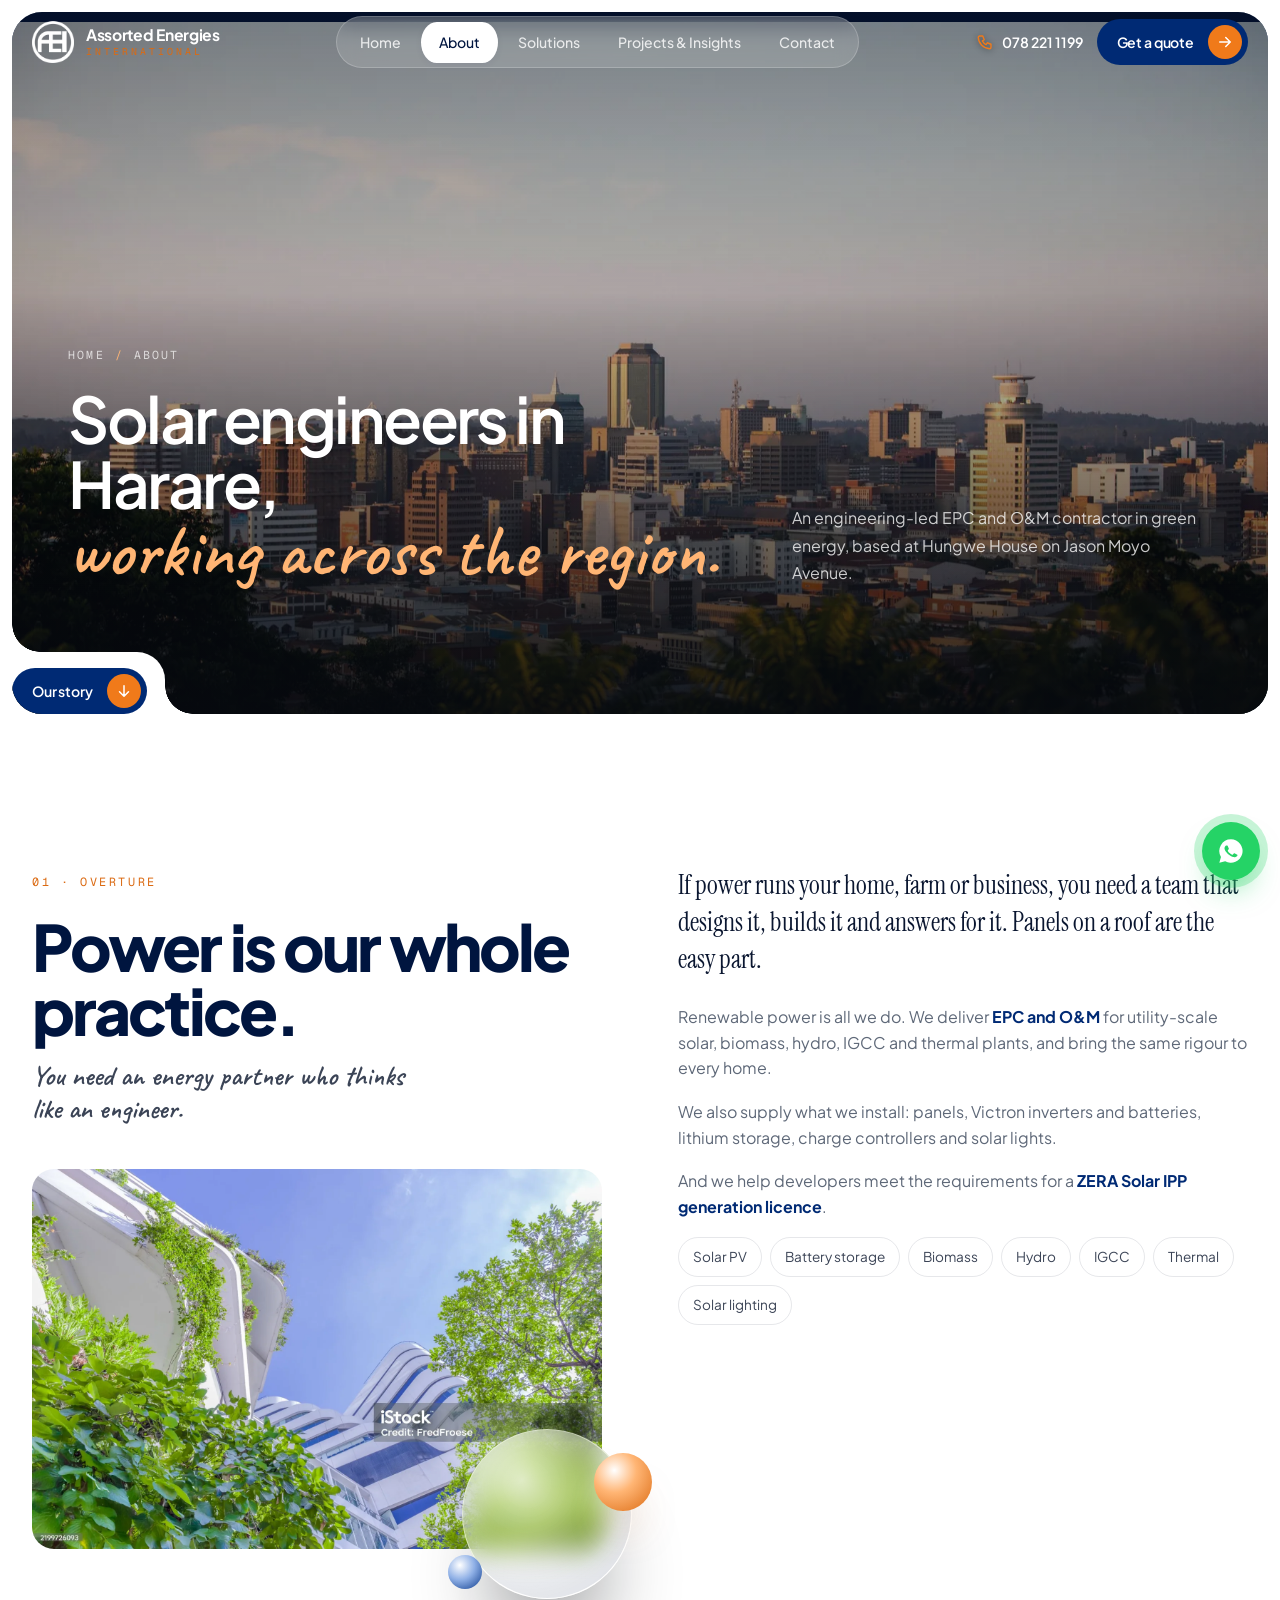
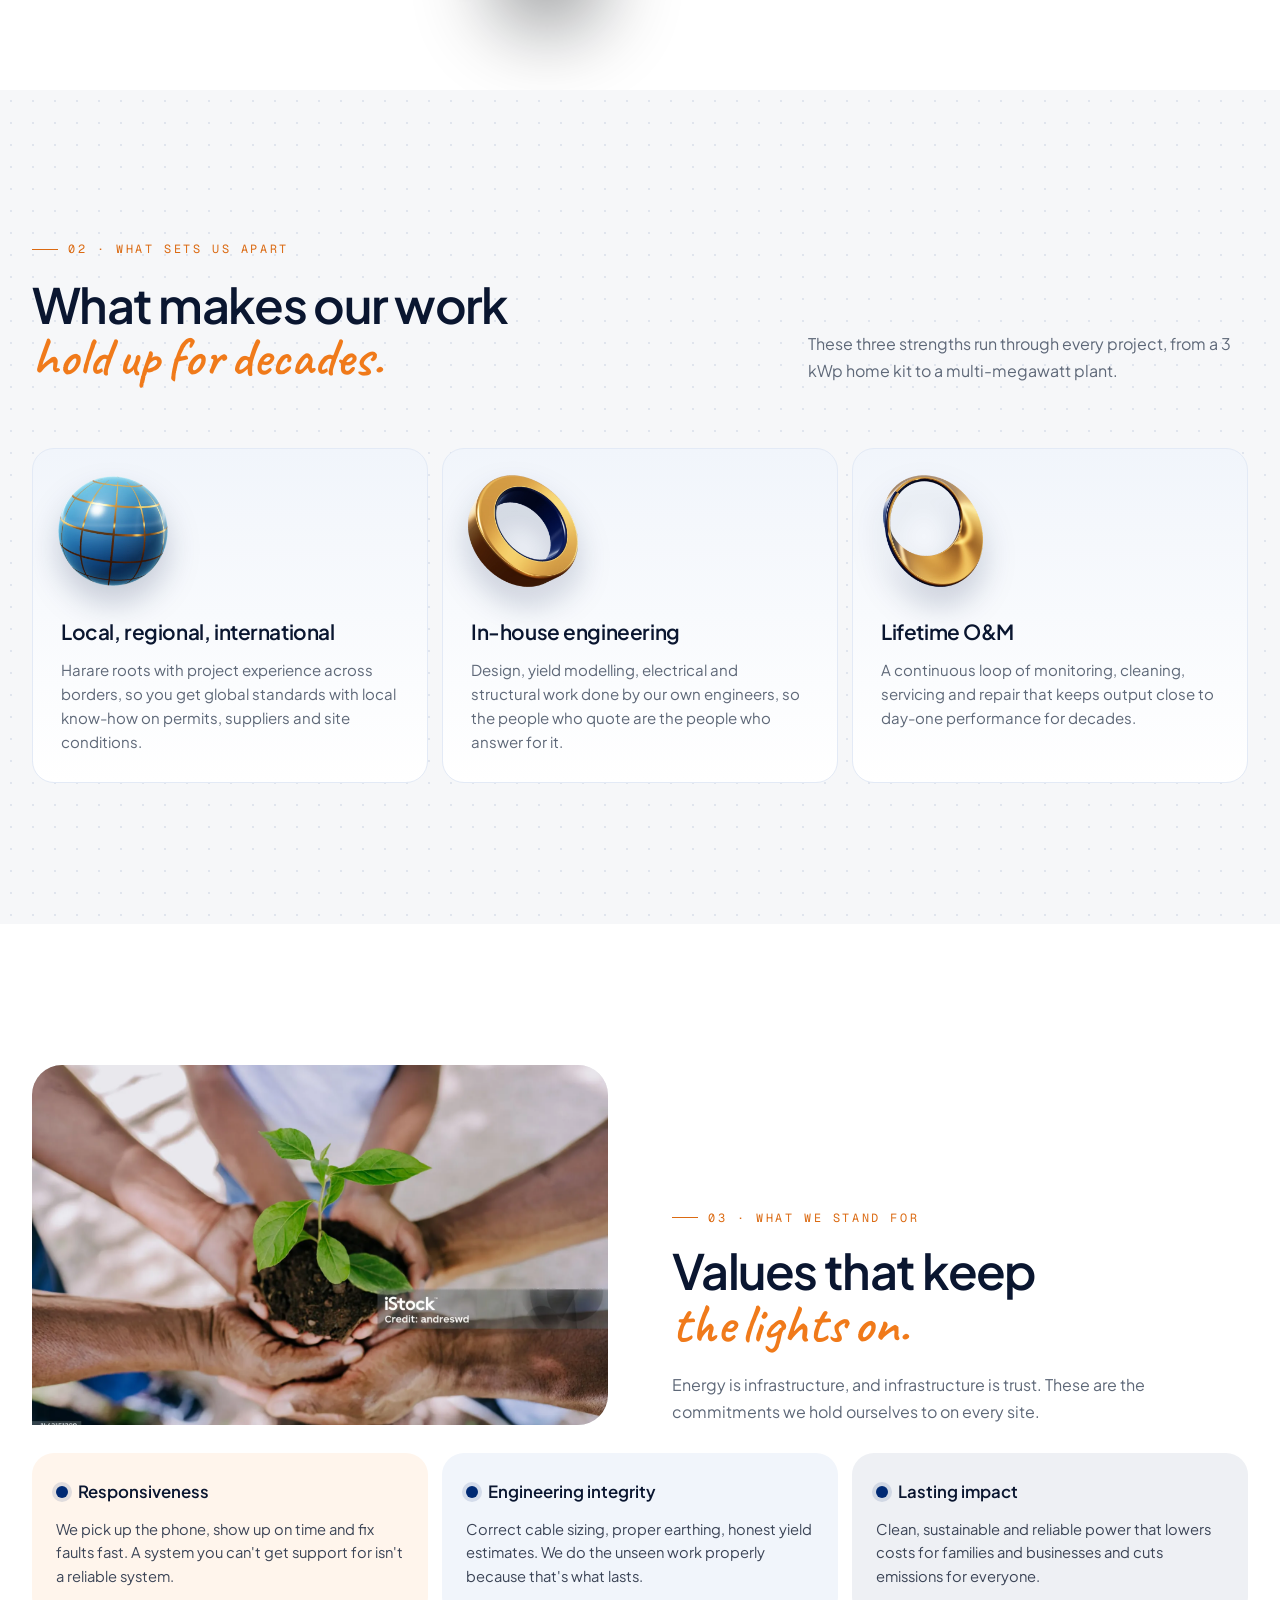
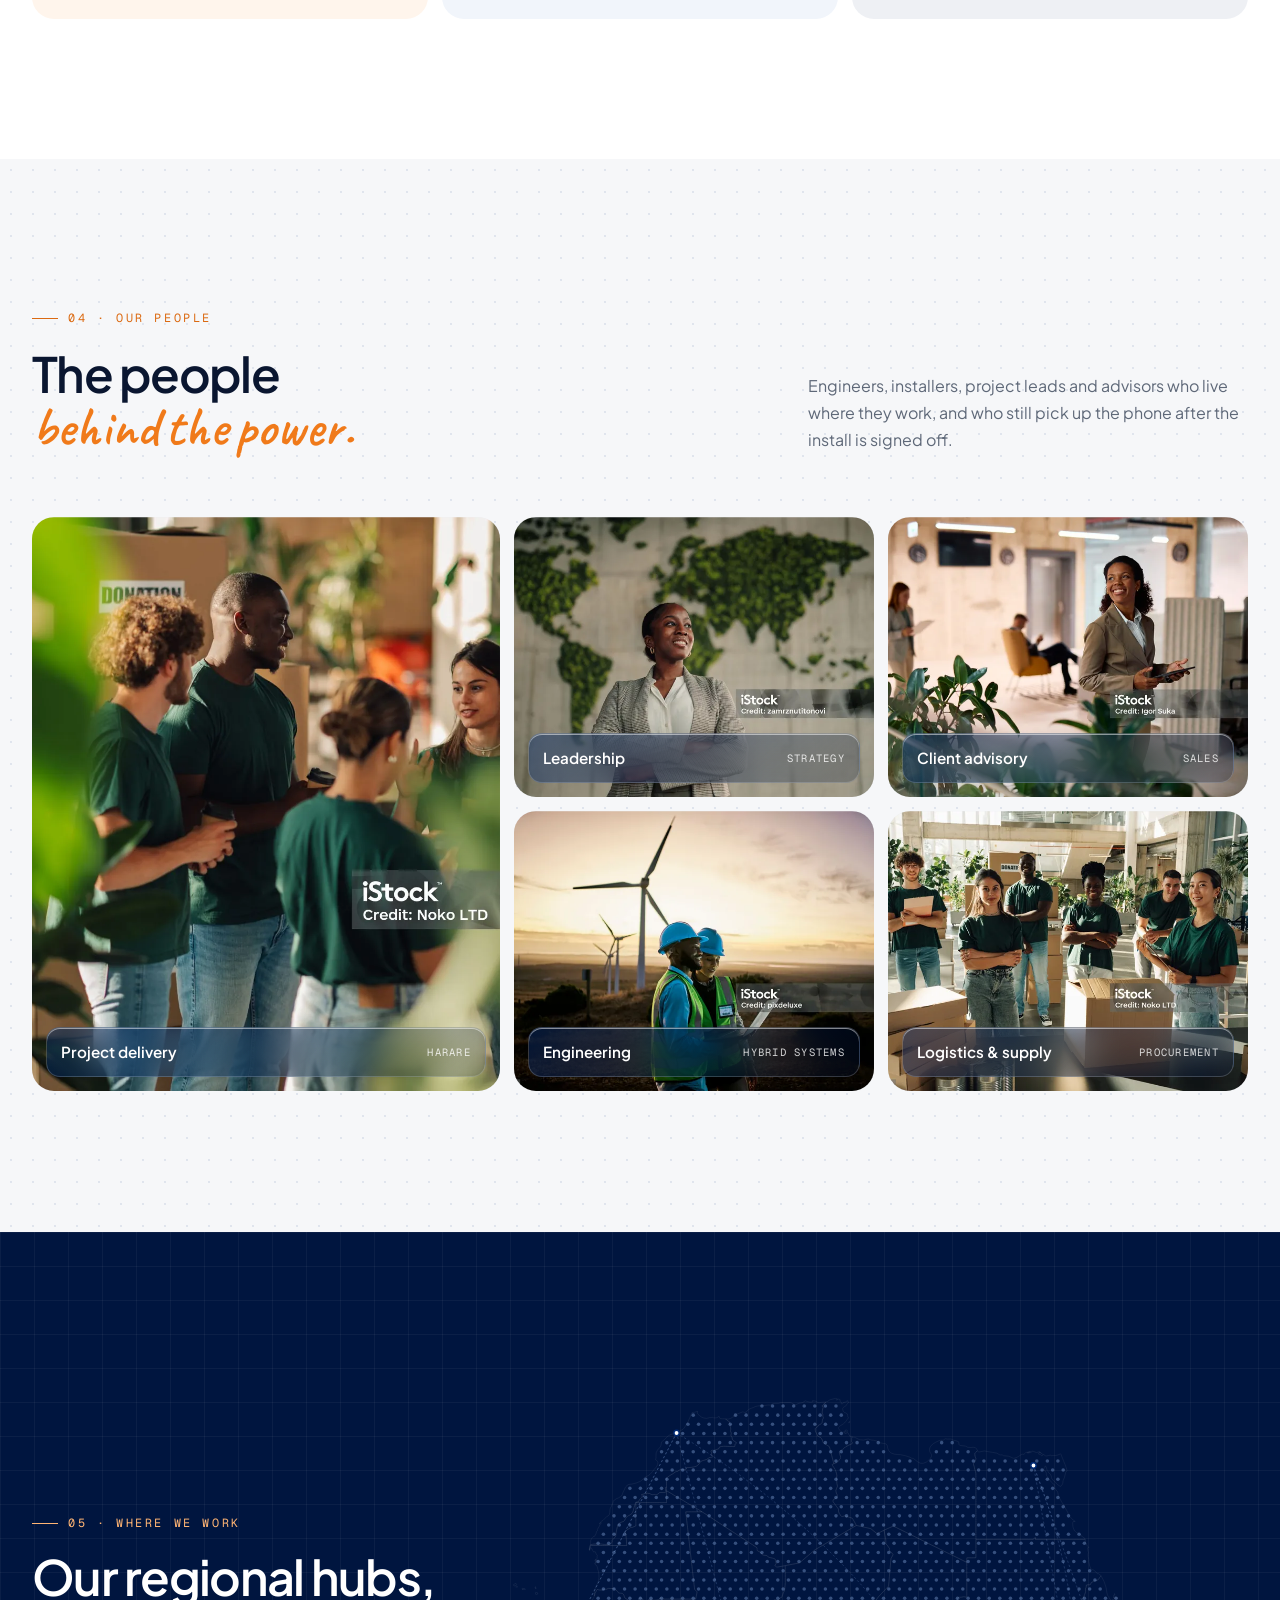
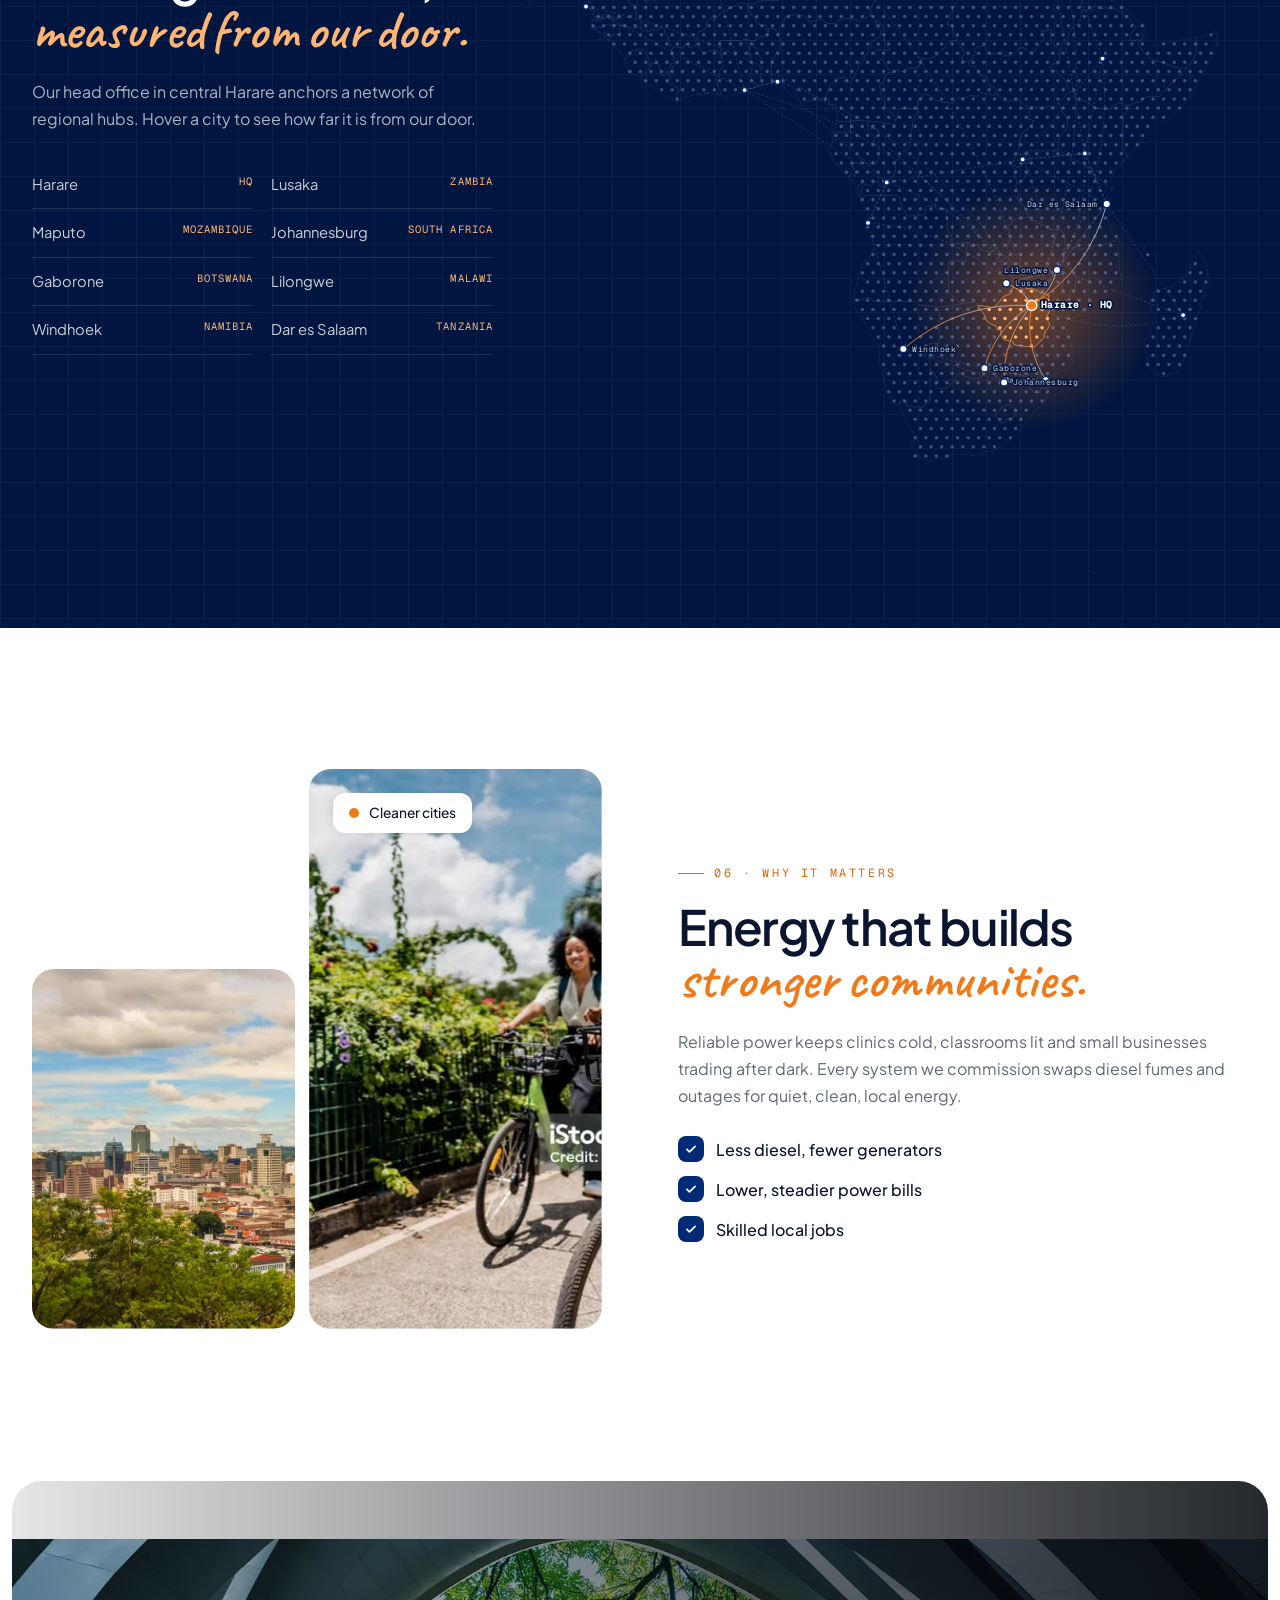
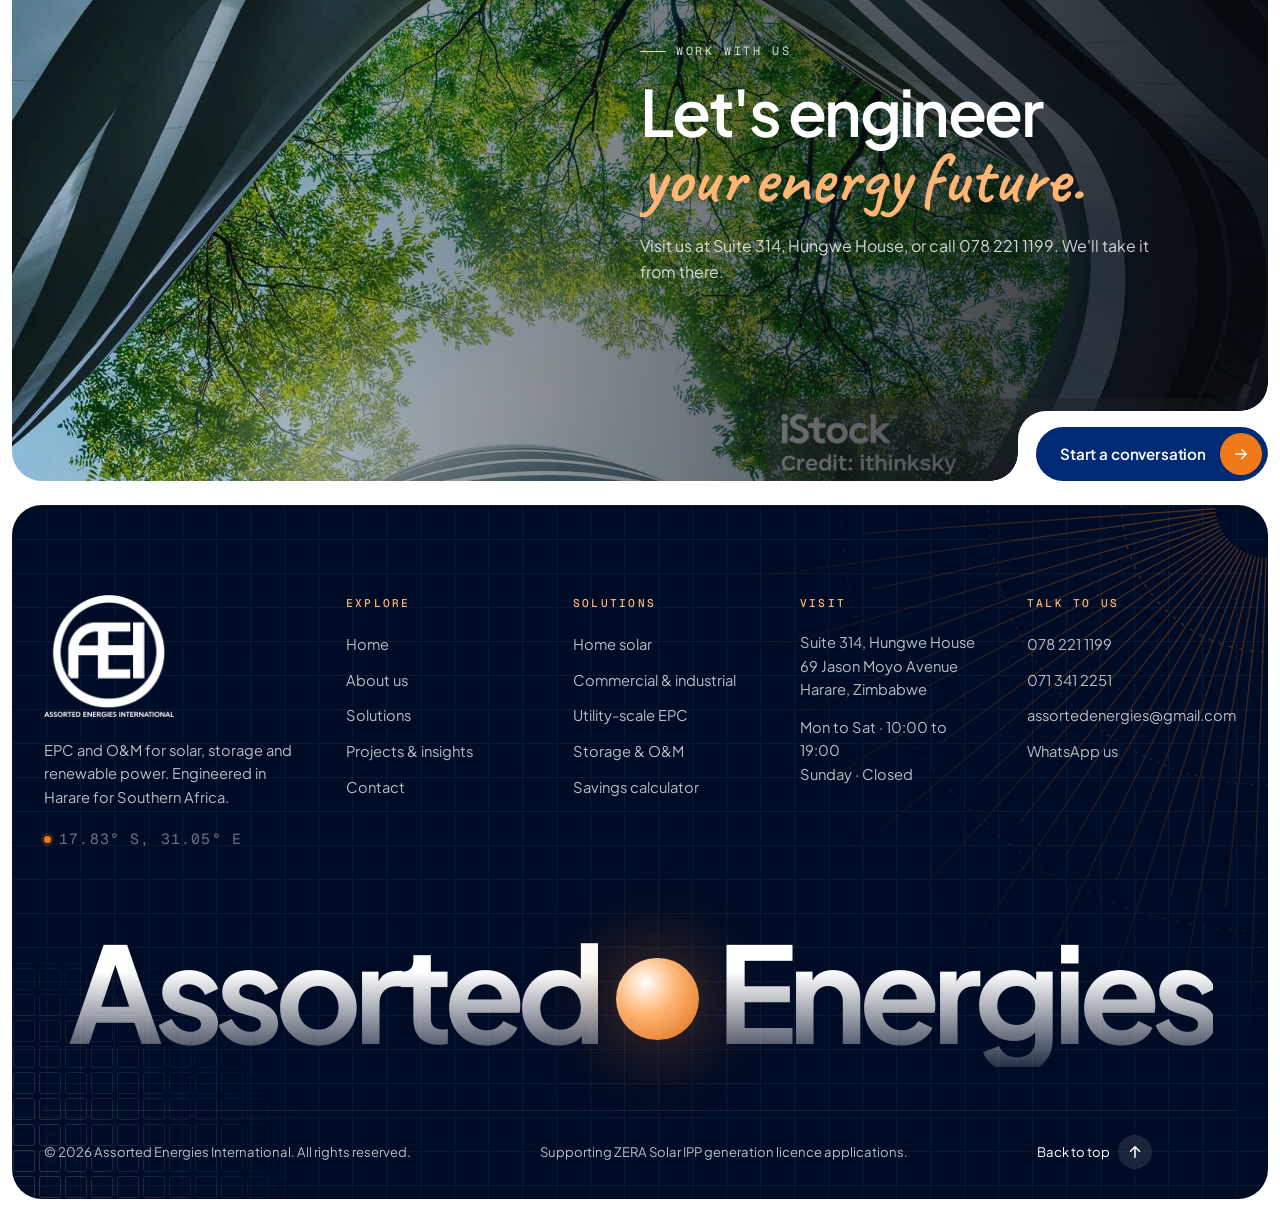
<file: about.html>
<!doctype html>
<html lang="en">
<head>
  <meta charset="utf-8">
  <meta name="viewport" content="width=device-width, initial-scale=1">
  <title>About | Assorted Energies International</title>
  <meta name="description" content="A Harare-based EPC and O&amp;M contractor with local, regional and international experience across solar, storage, biomass, hydro and thermal power.">
  <meta name="theme-color" content="#002a74">
  <link rel="icon" href="assets/img/favicon.png">
  <script>document.documentElement.classList.add('js')</script>
  <link rel="preload" href="assets/fonts/plus-jakarta-sans.woff2" as="font" type="font/woff2" crossorigin>
  <link rel="preload" href="assets/fonts/caveat.woff2" as="font" type="font/woff2" crossorigin>
  <link rel="stylesheet" href="assets/css/fonts.css?v=8974cf91">
  <link rel="stylesheet" href="assets/css/style.css?v=eecb8354">
</head>
<body class="has-dark-hero" id="top">
<a class="skip-link" href="#main">Skip to content</a>

<div class="preloader" data-preloader aria-hidden="true">
  <div class="preloader__mark">
    <svg class="preloader__ring" viewBox="0 0 120 120"><circle cx="60" cy="60" r="54"/></svg>
    <img src="assets/img/logo-mark-white.png" alt="" width="64" height="64">
  </div>
  <p class="preloader__word"><span>Assorted Energies International</span></p>
</div>

<header class="site-header" data-header>
  <div class="container header-inner">
    <a class="brand" href="index.html" aria-label="Assorted Energies International, home">
      <img class="brand__mark" src="assets/img/logo-mark.png" alt="" width="42" height="42">
      <span class="brand__text"><b>Assorted Energies</b><small>International</small></span>
    </a>

    <nav class="nav" aria-label="Primary">
      <ul class="nav__list" data-nav-list>
        <li><a href="index.html" data-nav="home">Home</a></li>
        <li><a href="about.html" data-nav="about" class="is-active" aria-current="page">About</a></li>
        <li><a href="solutions.html" data-nav="solutions">Solutions</a></li>
        <li><a href="projects.html" data-nav="projects">Projects &amp; Insights</a></li>
        <li><a href="contact.html" data-nav="contact">Contact</a></li>
      </ul>
      <span class="nav__indicator" data-nav-indicator aria-hidden="true"></span>
    </nav>

    <div class="header-cta">
      <a class="header-phone" href="tel:+263782211199">
        <svg viewBox="0 0 24 24" aria-hidden="true"><path d="M5 4h4l2 5-2.5 1.5a11 11 0 0 0 5 5L15 13l5 2v4a2 2 0 0 1-2 2A16 16 0 0 1 3 6a2 2 0 0 1 2-2"/></svg>
        <span>078 221 1199</span>
      </a>
      <a class="btn btn--dark btn--sm" href="contact.html" data-magnetic>
        <span>Get a quote</span>
        <span class="btn__icon"><svg viewBox="0 0 24 24" aria-hidden="true"><path d="M5 12h14M13 6l6 6-6 6"/></svg></span>
      </a>
      <button class="menu-toggle" type="button" aria-label="Open menu" aria-expanded="false" aria-controls="mobile-menu" data-menu-toggle>
        <span></span><span></span>
      </button>
    </div>
  </div>
</header>

<div class="mobile-menu" id="mobile-menu" data-mobile-menu hidden>
  <nav aria-label="Mobile">
    <ol class="mobile-menu__list">
      <li><a href="index.html"><small>01</small>Home</a></li>
      <li><a href="about.html"><small>02</small>About</a></li>
      <li><a href="solutions.html"><small>03</small>Solutions</a></li>
      <li><a href="projects.html"><small>04</small>Projects &amp; Insights</a></li>
      <li><a href="contact.html"><small>05</small>Contact</a></li>
    </ol>
  </nav>
  <div class="mobile-menu__foot">
    <a href="tel:+263782211199">078 221 1199</a>
    <a href="mailto:assortedenergies@gmail.com">assortedenergies@gmail.com</a>
    <p>Suite 314, Hungwe House, 69 Jason Moyo Ave, Harare</p>
  </div>
</div>


<main id="main">

  <section class="page-hero">
    <div class="page-hero__card">
      <div class="page-hero__media"><img src="assets/img/harare-skyline.webp" alt="Harare city skyline seen across green treetops" data-parallax=".12" fetchpriority="high"></div>
      <div class="page-hero__content">
        <div>
          <nav class="crumbs" aria-label="Breadcrumb" data-hero style="--d:.1s"><a href="index.html">Home</a><span aria-hidden="true">/</span><span>About</span></nav>
          <h1 class="h1" data-hero style="--d:.2s">Solar engineers in Harare,<br><span class="serif">working across the region.</span></h1>
        </div>
        <p class="lede" data-hero style="--d:.35s">An engineering-led EPC and O&amp;M contractor in green energy, based at Hungwe House on Jason Moyo Avenue.</p>
      </div>
      <div class="notch">
        <a class="btn btn--sm" href="#overture"><span>Our story</span><span class="btn__icon"><svg viewBox="0 0 24 24" aria-hidden="true"><path d="M12 5v14M6 13l6 6 6-6"/></svg></span></a>
      </div>
    </div>
  </section>

  <!-- OVERTURE ----------------------------------------------------------------------- -->
  <section class="section" id="overture">
    <div class="container overture">
      <div>
        <p class="eyebrow eyebrow--plain" data-reveal>01 · Overture</p>
        <h2 class="overture__title" data-split>Power is our whole practice.</h2>
        <p class="overture__sub" data-reveal style="--d:.15s">You need an energy partner who thinks like an engineer.</p>
        <div class="overture__media" data-reveal="scale" style="--d:.2s">
          <figure class="media"><img src="assets/img/green-architecture.webp" alt="Modern building wrapped in greenery against a blue sky" loading="lazy"></figure>
          <div class="orb" aria-hidden="true"><span></span><span></span><span></span></div>
        </div>
      </div>
      <div>
        <p class="overture__lede" data-reveal>If power runs your home, farm or business, you need a team that designs it, builds it and answers for it. Panels on a roof are the easy part.</p>
        <div class="overture__body" data-reveal style="--d:.1s">
          <p>Renewable power is all we do. We deliver <strong>EPC and O&amp;M</strong> for utility-scale solar, biomass, hydro, IGCC and thermal plants, and bring the same rigour to every home.</p>
          <p style="margin-top:18px">We also supply what we install: panels, Victron inverters and batteries, lithium storage, charge controllers and solar lights.</p>
          <p style="margin-top:18px">And we help developers meet the requirements for a <strong>ZERA Solar IPP generation licence</strong>.</p>
        </div>
        <ul class="pill-list tech-list" data-reveal style="--d:.2s">
          <li>Solar PV</li><li>Battery storage</li><li>Biomass</li><li>Hydro</li><li>IGCC</li><li>Thermal</li><li>Solar lighting</li>
        </ul>
      </div>
    </div>
  </section>

  <!-- CAPABILITIES (3D) ------------------------------------------------------------------- -->
  <section class="section section--gray">
    <div class="container">
      <div class="section-head">
        <div>
          <p class="eyebrow" data-reveal>02 · What sets us apart</p>
          <h2 class="h2" data-split>What makes our work<br><span class="serif tone-orange">hold up for decades.</span></h2>
        </div>
        <p class="lede" data-reveal style="--d:.1s">These three strengths run through every project, from a 3 kWp home kit to a multi-megawatt plant.</p>
      </div>
      <div class="caps">
        <article class="cap" data-reveal>
          <img src="assets/img/obj-globe.webp" alt="" width="120" height="120" loading="lazy">
          <h3>Local, regional, international</h3>
          <p>Harare roots with project experience across borders, so you get global standards with local know-how on permits, suppliers and site conditions.</p>
        </article>
        <article class="cap" data-reveal style="--d:.1s">
          <img src="assets/img/obj-ring.webp" alt="" width="120" height="120" loading="lazy">
          <h3>In-house engineering</h3>
          <p>Design, yield modelling, electrical and structural work done by our own engineers, so the people who quote are the people who answer for it.</p>
        </article>
        <article class="cap" data-reveal style="--d:.2s">
          <img src="assets/img/obj-ribbon.webp" alt="" width="120" height="120" loading="lazy">
          <h3>Lifetime O&amp;M</h3>
          <p>A continuous loop of monitoring, cleaning, servicing and repair that keeps output close to day-one performance for decades.</p>
        </article>
      </div>
    </div>
  </section>

  <!-- VALUES ------------------------------------------------------------------------------- -->
  <section class="section">
    <div class="container values">
      <figure class="media values__img" data-reveal="clip"><img src="assets/img/hands-community.webp" alt="Several hands together holding a young plant in soil" loading="lazy"></figure>
      <div>
        <p class="eyebrow" data-reveal>03 · What we stand for</p>
        <h2 class="h2" style="margin:18px 0 20px" data-split>Values that keep<br><span class="serif tone-orange">the lights on.</span></h2>
        <p class="lede" data-reveal style="--d:.1s">Energy is infrastructure, and infrastructure is trust. These are the commitments we hold ourselves to on every site.</p>
      </div>
      <div class="values__cards">
        <div class="value-card" data-reveal><h3>Responsiveness</h3><p>We pick up the phone, show up on time and fix faults fast. A system you can't get support for isn't a reliable system.</p></div>
        <div class="value-card" data-reveal style="--d:.1s"><h3>Engineering integrity</h3><p>Correct cable sizing, proper earthing, honest yield estimates. We do the unseen work properly because that's what lasts.</p></div>
        <div class="value-card" data-reveal style="--d:.2s"><h3>Lasting impact</h3><p>Clean, sustainable and reliable power that lowers costs for families and businesses and cuts emissions for everyone.</p></div>
      </div>
    </div>
  </section>

  <!-- TEAM ----------------------------------------------------------------------------------- -->
  <section class="section section--gray">
    <div class="container">
      <div class="section-head">
        <div>
          <p class="eyebrow" data-reveal>04 · Our people</p>
          <h2 class="h2" data-split>The people<br><span class="serif tone-orange">behind the power.</span></h2>
        </div>
        <p class="lede" data-reveal style="--d:.1s">Engineers, installers, project leads and advisors who live where they work, and who still pick up the phone after the install is signed off.</p>
      </div>
      <div class="team">
        <figure class="media" data-reveal="clip"><img src="assets/img/team-green.webp" alt="Team members in green shirts collaborating in a bright office" loading="lazy">
          <figcaption class="glass glass--dark"><b>Project delivery</b><small>Harare</small></figcaption></figure>
        <figure class="media" data-reveal="clip" style="--d:.1s"><img src="assets/img/leader-map-sm.webp" alt="Professional standing confidently in front of a green world map wall" loading="lazy">
          <figcaption class="glass glass--dark"><b>Leadership</b><small>Strategy</small></figcaption></figure>
        <figure class="media" data-reveal="clip" style="--d:.15s"><img src="assets/img/advisor-office-sm.webp" alt="Advisor smiling with a tablet in a modern office" loading="lazy">
          <figcaption class="glass glass--dark"><b>Client advisory</b><small>Sales</small></figcaption></figure>
        <figure class="media" data-reveal="clip" style="--d:.2s"><img src="assets/img/engineers-wind-sm.webp" alt="Two engineers in hard hats reviewing data near wind turbines" loading="lazy">
          <figcaption class="glass glass--dark"><b>Engineering</b><small>Hybrid systems</small></figcaption></figure>
        <figure class="media" data-reveal="clip" style="--d:.25s"><img src="assets/img/team-office-sm.webp" alt="Team members unpacking equipment boxes in an office" loading="lazy">
          <figcaption class="glass glass--dark"><b>Logistics &amp; supply</b><small>Procurement</small></figcaption></figure>
      </div>
    </div>
  </section>

  <!-- REACH MAP ---------------------------------------------------------------------------------- -->
  <section class="section section--dark map-section" id="reach">
    <div class="container map-wrap">
      <div>
        <p class="eyebrow eyebrow--light" data-reveal>05 · Where we work</p>
        <h2 class="h2" style="margin:18px 0 22px" data-split>Our regional hubs,<br><span class="serif" style="color:var(--orange-300)">measured from our door.</span></h2>
        <p class="lede" data-reveal>Our head office in central Harare anchors a network of regional hubs. Hover a city to see how far it is from our door.</p>
        <div class="city-list" data-reveal style="--d:.1s" id="africa-cities">
          <button type="button" data-city="Harare">Harare <small>HQ</small></button>
          <button type="button" data-city="Lusaka">Lusaka <small>Zambia</small></button>
          <button type="button" data-city="Maputo">Maputo <small>Mozambique</small></button>
          <button type="button" data-city="Johannesburg">Johannesburg <small>South Africa</small></button>
          <button type="button" data-city="Gaborone">Gaborone <small>Botswana</small></button>
          <button type="button" data-city="Lilongwe">Lilongwe <small>Malawi</small></button>
          <button type="button" data-city="Windhoek">Windhoek <small>Namibia</small></button>
          <button type="button" data-city="Dar es Salaam">Dar es Salaam <small>Tanzania</small></button>
        </div>
      </div>
      <div class="map" data-map="africa" data-list="#africa-cities" data-label="Map of Africa with Harare head office linked to regional hubs"></div>
    </div>
  </section>

  <!-- COMMUNITY ------------------------------------------------------------------------------------ -->
  <section class="section">
    <div class="container split">
      <div class="why__media">
        <figure class="media" data-reveal="clip"><img src="assets/img/harare-city.webp" alt="Harare city centre framed by trees" loading="lazy"></figure>
        <figure class="media" data-reveal="clip" style="--d:.15s"><img src="assets/img/cyclists-green-sm.webp" alt="Two women cycling along a leafy path on a sunny day" loading="lazy"><span class="chip"><i></i>Cleaner cities</span></figure>
      </div>
      <div>
        <p class="eyebrow" data-reveal>06 · Why it matters</p>
        <h2 class="h2" style="margin:18px 0 22px" data-split>Energy that builds<br><span class="serif tone-orange">stronger communities.</span></h2>
        <p class="lede" data-reveal>Reliable power keeps clinics cold, classrooms lit and small businesses trading after dark. Every system we commission swaps diesel fumes and outages for quiet, clean, local energy.</p>
        <ul class="checklist" style="margin-top:28px;--d:.1s" data-reveal>
          <li>Less diesel, fewer generators</li>
          <li>Lower, steadier power bills</li>
          <li>Skilled local jobs</li>
        </ul>
      </div>
    </div>
  </section>

  <section class="cta section--tight" style="padding-top:12px">
    <div class="cta__card">
      <img src="assets/img/green-building-up.webp" alt="Looking up through a green courtyard of a modern tower" loading="lazy" data-parallax=".1">
      <div class="cta__text">
        <p class="eyebrow eyebrow--light" data-reveal>Work with us</p>
        <h2 class="h1" style="margin-top:18px" data-split>Let's engineer<br><span class="serif">your energy future.</span></h2>
        <p data-reveal style="--d:.1s">Visit us at Suite 314, Hungwe House, or call 078 221 1199. We'll take it from there.</p>
      </div>
      <div class="notch notch--right">
        <a class="btn" href="contact.html" data-magnetic><span>Start a conversation</span><span class="btn__icon"><svg viewBox="0 0 24 24" aria-hidden="true"><path d="M5 12h14M13 6l6 6-6 6"/></svg></span></a>
      </div>
    </div>
  </section>

</main>

<script src="assets/js/map-data.js?v=092347da" defer></script>
<footer class="site-footer">
  <div class="container">
    <div class="footer-top">
      <div class="footer-brand">
        <img src="assets/img/logo-white.png" alt="Assorted Energies International" width="150" height="140" loading="lazy">
        <p>EPC and O&amp;M for solar, storage and renewable power. Engineered in Harare for Southern Africa.</p>
        <p class="footer-coords">17.83° S, 31.05° E</p>
      </div>
      <div class="footer-col">
        <h4>Explore</h4>
        <ul>
          <li><a href="index.html">Home</a></li>
          <li><a href="about.html">About us</a></li>
          <li><a href="solutions.html">Solutions</a></li>
          <li><a href="projects.html">Projects &amp; insights</a></li>
          <li><a href="contact.html">Contact</a></li>
        </ul>
      </div>
      <div class="footer-col">
        <h4>Solutions</h4>
        <ul>
          <li><a href="solutions.html#residential">Home solar</a></li>
          <li><a href="solutions.html#commercial">Commercial &amp; industrial</a></li>
          <li><a href="solutions.html#utility">Utility-scale EPC</a></li>
          <li><a href="solutions.html#specialist">Storage &amp; O&amp;M</a></li>
          <li><a href="solutions.html#calculator">Savings calculator</a></li>
        </ul>
      </div>
      <div class="footer-col">
        <h4>Visit</h4>
        <address>
          Suite 314, Hungwe House<br>
          69 Jason Moyo Avenue<br>
          Harare, Zimbabwe
        </address>
        <p class="footer-hours">Mon to Sat · 10:00 to 19:00<br>Sunday · Closed</p>
      </div>
      <div class="footer-col">
        <h4>Talk to us</h4>
        <ul>
          <li><a href="tel:+263782211199">078 221 1199</a></li>
          <li><a href="tel:+263713412251">071 341 2251</a></li>
          <li><a href="mailto:assortedenergies@gmail.com">assortedenergies@gmail.com</a></li>
          <li><a href="https://wa.me/263782211199" target="_blank" rel="noopener">WhatsApp us</a></li>
        </ul>
      </div>
    </div>

    <div class="footer-word" aria-hidden="true">
      <span>Assorted</span><span class="footer-word__sun"></span><span>Energies</span>
    </div>

    <div class="footer-bottom">
      <p>© <span data-year>2026</span> Assorted Energies International. All rights reserved.</p>
      <p>Supporting ZERA Solar IPP generation licence applications.</p>
      <a href="#top" class="to-top" data-to-top>Back to top
        <svg viewBox="0 0 24 24" aria-hidden="true"><path d="M12 19V5M6 11l6-6 6 6"/></svg>
      </a>
    </div>
  </div>
</footer>

<a class="wa-float" href="https://wa.me/263782211199?text=Hi%20Assorted%20Energies%2C%20I%27d%20like%20a%20solar%20quote." target="_blank" rel="noopener" aria-label="Chat with us on WhatsApp">
  <svg viewBox="0 0 24 24" aria-hidden="true"><path d="M12 2a10 10 0 0 0-8.6 15.1L2 22l5-1.3A10 10 0 1 0 12 2Zm5.3 14.1c-.2.6-1.3 1.2-1.8 1.2s-1 .3-3.4-.7a11.6 11.6 0 0 1-4.6-4.1 5.2 5.2 0 0 1-1.1-2.8 3 3 0 0 1 1-2.2 1 1 0 0 1 .7-.3h.5c.2 0 .4 0 .6.5l.9 2.1a.6.6 0 0 1 0 .5l-.3.5-.4.5c-.2.2-.3.3-.1.6a8.3 8.3 0 0 0 1.5 1.9 7.5 7.5 0 0 0 2.2 1.4c.3.1.4.1.6-.1l.8-1c.2-.3.4-.2.6-.1l2 1c.3.1.5.2.5.3a2.5 2.5 0 0 1-.2 1.3Z"/></svg>
</a>

<script src="assets/js/main.js?v=0222d43e" defer></script>

</body>
</html>
</file>
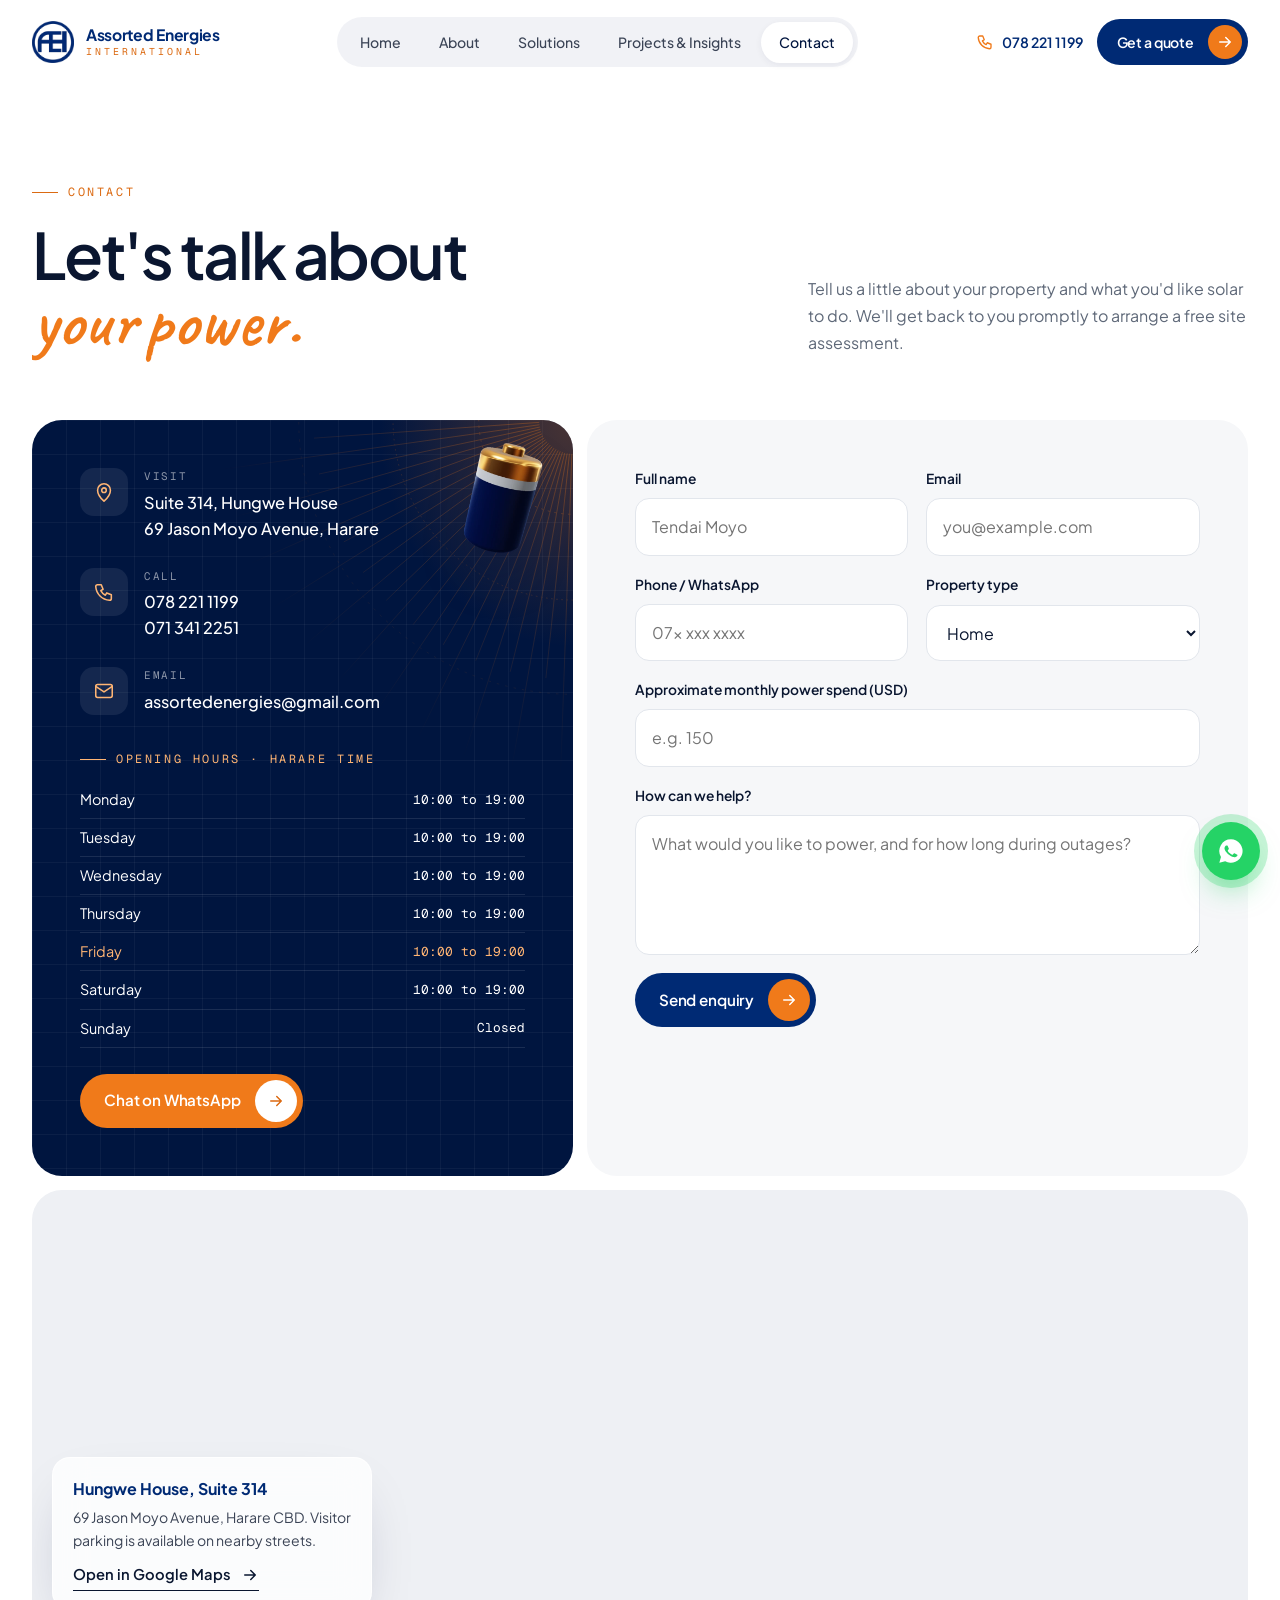
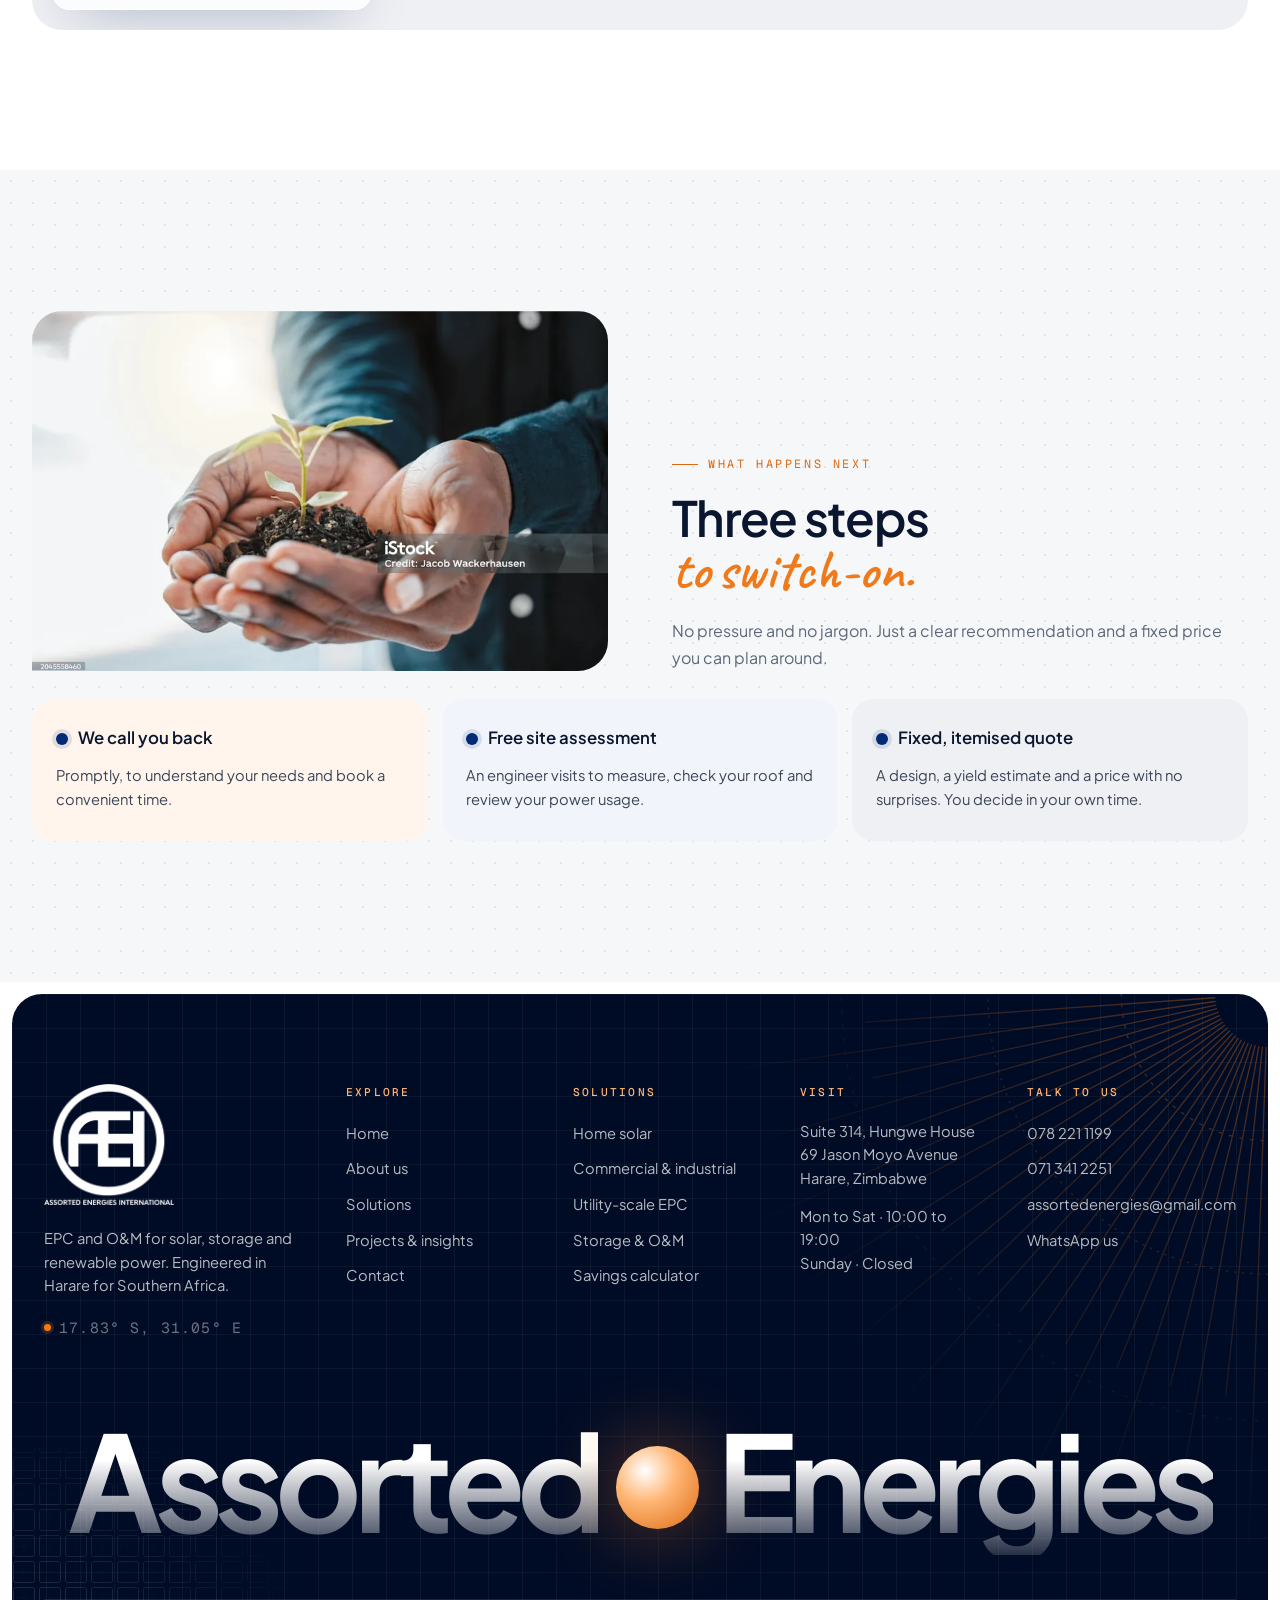
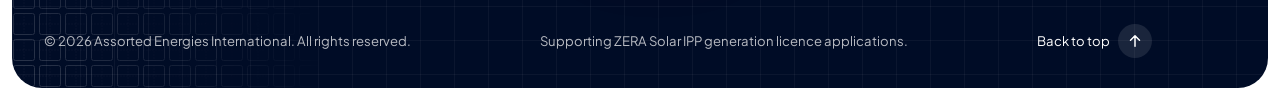
<file: contact.html>
<!doctype html>
<html lang="en">
<head>
  <meta charset="utf-8">
  <meta name="viewport" content="width=device-width, initial-scale=1">
  <title>Contact | Assorted Energies International</title>
  <meta name="description" content="Visit us at Suite 314, Hungwe House, 69 Jason Moyo Avenue, Harare. Call 078 221 1199 or 071 341 2251, or email assortedenergies@gmail.com.">
  <meta name="theme-color" content="#002a74">
  <link rel="icon" href="assets/img/favicon.png">
  <script>document.documentElement.classList.add('js')</script>
  <link rel="preload" href="assets/fonts/plus-jakarta-sans.woff2" as="font" type="font/woff2" crossorigin>
  <link rel="preload" href="assets/fonts/caveat.woff2" as="font" type="font/woff2" crossorigin>
  <link rel="stylesheet" href="assets/css/fonts.css?v=8974cf91">
  <link rel="stylesheet" href="assets/css/style.css?v=eecb8354">
</head>
<body id="top">
<a class="skip-link" href="#main">Skip to content</a>

<div class="preloader" data-preloader aria-hidden="true">
  <div class="preloader__mark">
    <svg class="preloader__ring" viewBox="0 0 120 120"><circle cx="60" cy="60" r="54"/></svg>
    <img src="assets/img/logo-mark-white.png" alt="" width="64" height="64">
  </div>
  <p class="preloader__word"><span>Assorted Energies International</span></p>
</div>

<header class="site-header" data-header>
  <div class="container header-inner">
    <a class="brand" href="index.html" aria-label="Assorted Energies International, home">
      <img class="brand__mark" src="assets/img/logo-mark.png" alt="" width="42" height="42">
      <span class="brand__text"><b>Assorted Energies</b><small>International</small></span>
    </a>

    <nav class="nav" aria-label="Primary">
      <ul class="nav__list" data-nav-list>
        <li><a href="index.html" data-nav="home">Home</a></li>
        <li><a href="about.html" data-nav="about">About</a></li>
        <li><a href="solutions.html" data-nav="solutions">Solutions</a></li>
        <li><a href="projects.html" data-nav="projects">Projects &amp; Insights</a></li>
        <li><a href="contact.html" data-nav="contact" class="is-active" aria-current="page">Contact</a></li>
      </ul>
      <span class="nav__indicator" data-nav-indicator aria-hidden="true"></span>
    </nav>

    <div class="header-cta">
      <a class="header-phone" href="tel:+263782211199">
        <svg viewBox="0 0 24 24" aria-hidden="true"><path d="M5 4h4l2 5-2.5 1.5a11 11 0 0 0 5 5L15 13l5 2v4a2 2 0 0 1-2 2A16 16 0 0 1 3 6a2 2 0 0 1 2-2"/></svg>
        <span>078 221 1199</span>
      </a>
      <a class="btn btn--dark btn--sm" href="contact.html" data-magnetic>
        <span>Get a quote</span>
        <span class="btn__icon"><svg viewBox="0 0 24 24" aria-hidden="true"><path d="M5 12h14M13 6l6 6-6 6"/></svg></span>
      </a>
      <button class="menu-toggle" type="button" aria-label="Open menu" aria-expanded="false" aria-controls="mobile-menu" data-menu-toggle>
        <span></span><span></span>
      </button>
    </div>
  </div>
</header>

<div class="mobile-menu" id="mobile-menu" data-mobile-menu hidden>
  <nav aria-label="Mobile">
    <ol class="mobile-menu__list">
      <li><a href="index.html"><small>01</small>Home</a></li>
      <li><a href="about.html"><small>02</small>About</a></li>
      <li><a href="solutions.html"><small>03</small>Solutions</a></li>
      <li><a href="projects.html"><small>04</small>Projects &amp; Insights</a></li>
      <li><a href="contact.html"><small>05</small>Contact</a></li>
    </ol>
  </nav>
  <div class="mobile-menu__foot">
    <a href="tel:+263782211199">078 221 1199</a>
    <a href="mailto:assortedenergies@gmail.com">assortedenergies@gmail.com</a>
    <p>Suite 314, Hungwe House, 69 Jason Moyo Ave, Harare</p>
  </div>
</div>


<main id="main">

  <section class="section" style="padding-top:calc(var(--header-h) + clamp(48px,7vw,96px))">
    <div class="container">
      <div class="section-head">
        <div>
          <p class="eyebrow" data-reveal>Contact</p>
          <h1 class="h1" data-split>Let's talk about<br><span class="serif tone-orange">your power.</span></h1>
        </div>
        <p class="lede" data-reveal style="--d:.1s">Tell us a little about your property and what you'd like solar to do. We'll get back to you promptly to arrange a free site assessment.</p>
      </div>

      <div class="contact">
        <aside class="contact__card" data-reveal>
          <img class="float-obj" src="assets/img/obj-battery.webp" alt="" width="140" height="140" loading="lazy">
          <div class="contact__item">
            <svg viewBox="0 0 24 24" aria-hidden="true"><path d="M12 22s7-6.2 7-12a7 7 0 0 0-14 0c0 5.8 7 12 7 12z"/><circle cx="12" cy="10" r="2.5"/></svg>
            <div><small>Visit</small><p>Suite 314, Hungwe House<br>69 Jason Moyo Avenue, Harare</p></div>
          </div>
          <div class="contact__item">
            <svg viewBox="0 0 24 24" aria-hidden="true"><path d="M5 4h4l2 5-2.5 1.5a11 11 0 0 0 5 5L15 13l5 2v4a2 2 0 0 1-2 2A16 16 0 0 1 3 6a2 2 0 0 1 2-2"/></svg>
            <div><small>Call</small><a href="tel:+263782211199">078 221 1199</a><br><a href="tel:+263713412251">071 341 2251</a></div>
          </div>
          <div class="contact__item">
            <svg viewBox="0 0 24 24" aria-hidden="true"><rect x="3" y="5" width="18" height="14" rx="2"/><path d="M3 7l9 6 9-6"/></svg>
            <div><small>Email</small><a href="mailto:assortedenergies@gmail.com">assortedenergies@gmail.com</a></div>
          </div>
          <div>
            <p class="eyebrow eyebrow--light" style="margin-bottom:12px">Opening hours · Harare time</p>
            <table class="hours" data-hours>
              <tr data-day="1"><td>Monday</td><td>10:00 to 19:00</td></tr>
              <tr data-day="2"><td>Tuesday</td><td>10:00 to 19:00</td></tr>
              <tr data-day="3"><td>Wednesday</td><td>10:00 to 19:00</td></tr>
              <tr data-day="4"><td>Thursday</td><td>10:00 to 19:00</td></tr>
              <tr data-day="5"><td>Friday</td><td>10:00 to 19:00</td></tr>
              <tr data-day="6"><td>Saturday</td><td>10:00 to 19:00</td></tr>
              <tr data-day="0"><td>Sunday</td><td>Closed</td></tr>
            </table>
          </div>
          <a class="btn btn--orange" style="align-self:flex-start" href="https://wa.me/263782211199?text=Hi%20Assorted%20Energies%2C%20I%27d%20like%20a%20solar%20quote." target="_blank" rel="noopener"><span>Chat on WhatsApp</span><span class="btn__icon"><svg viewBox="0 0 24 24" aria-hidden="true"><path d="M5 12h14M13 6l6 6-6 6"/></svg></span></a>
        </aside>

        <form class="form" data-contact-form data-reveal style="--d:.1s" novalidate>
          <label>Full name<input name="name" type="text" autocomplete="name" required placeholder="Tendai Moyo"></label>
          <label>Email<input name="email" type="email" autocomplete="email" required placeholder="you@example.com"></label>
          <label>Phone / WhatsApp<input name="phone" type="tel" autocomplete="tel" placeholder="07x xxx xxxx"></label>
          <label>Property type
            <select name="type" required>
              <option>Home</option><option>Business / commercial</option><option>Farm / agriculture</option><option>Utility / IPP project</option><option>Equipment purchase only</option><option>Maintenance of an existing system</option>
            </select>
          </label>
          <label class="full">Approximate monthly power spend (USD)<input name="bill" type="text" inputmode="numeric" placeholder="e.g. 150"></label>
          <label class="full">How can we help?<textarea name="message" required placeholder="What would you like to power, and for how long during outages?"></textarea></label>
          <button class="btn" type="submit" data-magnetic><span>Send enquiry</span><span class="btn__icon"><svg viewBox="0 0 24 24" aria-hidden="true"><path d="M5 12h14M13 6l6 6-6 6"/></svg></span></button>
          <p class="form__status" data-form-status role="status"></p>
        </form>
      </div>

      <div class="map-embed" data-reveal>
        <iframe title="Map showing Hungwe House, Jason Moyo Avenue, Harare" loading="lazy" src="https://www.openstreetmap.org/export/embed.html?bbox=31.0400%2C-17.8370%2C31.0600%2C-17.8240&amp;layer=mapnik&amp;marker=-17.8302%2C31.0497"></iframe>
        <div class="map-embed__card">
          <b>Hungwe House, Suite 314</b>
          <p>69 Jason Moyo Avenue, Harare CBD. Visitor parking is available on nearby streets.</p>
          <a class="link-arrow" href="https://www.google.com/maps/search/?api=1&amp;query=Hungwe+House+69+Jason+Moyo+Avenue+Harare" target="_blank" rel="noopener">Open in Google Maps <svg viewBox="0 0 24 24" aria-hidden="true"><path d="M5 12h14M13 6l6 6-6 6"/></svg></a>
        </div>
      </div>
    </div>
  </section>

  <!-- NEXT STEPS --------------------------------------------------------------------------------- -->
  <section class="section section--gray">
    <div class="container values">
      <figure class="media values__img" data-reveal="clip"><img src="assets/img/hands-seedling-sm.webp" alt="Hands holding a seedling" loading="lazy"></figure>
      <div>
        <p class="eyebrow" data-reveal>What happens next</p>
        <h2 class="h2" style="margin:18px 0 20px" data-split>Three steps<br><span class="serif tone-orange">to switch-on.</span></h2>
        <p class="lede" data-reveal style="--d:.1s">No pressure and no jargon. Just a clear recommendation and a fixed price you can plan around.</p>
      </div>
      <div class="values__cards">
        <div class="value-card" data-reveal><h3>We call you back</h3><p>Promptly, to understand your needs and book a convenient time.</p></div>
        <div class="value-card" data-reveal style="--d:.1s"><h3>Free site assessment</h3><p>An engineer visits to measure, check your roof and review your power usage.</p></div>
        <div class="value-card" data-reveal style="--d:.2s"><h3>Fixed, itemised quote</h3><p>A design, a yield estimate and a price with no surprises. You decide in your own time.</p></div>
      </div>
    </div>
  </section>

</main>

<footer class="site-footer">
  <div class="container">
    <div class="footer-top">
      <div class="footer-brand">
        <img src="assets/img/logo-white.png" alt="Assorted Energies International" width="150" height="140" loading="lazy">
        <p>EPC and O&amp;M for solar, storage and renewable power. Engineered in Harare for Southern Africa.</p>
        <p class="footer-coords">17.83° S, 31.05° E</p>
      </div>
      <div class="footer-col">
        <h4>Explore</h4>
        <ul>
          <li><a href="index.html">Home</a></li>
          <li><a href="about.html">About us</a></li>
          <li><a href="solutions.html">Solutions</a></li>
          <li><a href="projects.html">Projects &amp; insights</a></li>
          <li><a href="contact.html">Contact</a></li>
        </ul>
      </div>
      <div class="footer-col">
        <h4>Solutions</h4>
        <ul>
          <li><a href="solutions.html#residential">Home solar</a></li>
          <li><a href="solutions.html#commercial">Commercial &amp; industrial</a></li>
          <li><a href="solutions.html#utility">Utility-scale EPC</a></li>
          <li><a href="solutions.html#specialist">Storage &amp; O&amp;M</a></li>
          <li><a href="solutions.html#calculator">Savings calculator</a></li>
        </ul>
      </div>
      <div class="footer-col">
        <h4>Visit</h4>
        <address>
          Suite 314, Hungwe House<br>
          69 Jason Moyo Avenue<br>
          Harare, Zimbabwe
        </address>
        <p class="footer-hours">Mon to Sat · 10:00 to 19:00<br>Sunday · Closed</p>
      </div>
      <div class="footer-col">
        <h4>Talk to us</h4>
        <ul>
          <li><a href="tel:+263782211199">078 221 1199</a></li>
          <li><a href="tel:+263713412251">071 341 2251</a></li>
          <li><a href="mailto:assortedenergies@gmail.com">assortedenergies@gmail.com</a></li>
          <li><a href="https://wa.me/263782211199" target="_blank" rel="noopener">WhatsApp us</a></li>
        </ul>
      </div>
    </div>

    <div class="footer-word" aria-hidden="true">
      <span>Assorted</span><span class="footer-word__sun"></span><span>Energies</span>
    </div>

    <div class="footer-bottom">
      <p>© <span data-year>2026</span> Assorted Energies International. All rights reserved.</p>
      <p>Supporting ZERA Solar IPP generation licence applications.</p>
      <a href="#top" class="to-top" data-to-top>Back to top
        <svg viewBox="0 0 24 24" aria-hidden="true"><path d="M12 19V5M6 11l6-6 6 6"/></svg>
      </a>
    </div>
  </div>
</footer>

<a class="wa-float" href="https://wa.me/263782211199?text=Hi%20Assorted%20Energies%2C%20I%27d%20like%20a%20solar%20quote." target="_blank" rel="noopener" aria-label="Chat with us on WhatsApp">
  <svg viewBox="0 0 24 24" aria-hidden="true"><path d="M12 2a10 10 0 0 0-8.6 15.1L2 22l5-1.3A10 10 0 1 0 12 2Zm5.3 14.1c-.2.6-1.3 1.2-1.8 1.2s-1 .3-3.4-.7a11.6 11.6 0 0 1-4.6-4.1 5.2 5.2 0 0 1-1.1-2.8 3 3 0 0 1 1-2.2 1 1 0 0 1 .7-.3h.5c.2 0 .4 0 .6.5l.9 2.1a.6.6 0 0 1 0 .5l-.3.5-.4.5c-.2.2-.3.3-.1.6a8.3 8.3 0 0 0 1.5 1.9 7.5 7.5 0 0 0 2.2 1.4c.3.1.4.1.6-.1l.8-1c.2-.3.4-.2.6-.1l2 1c.3.1.5.2.5.3a2.5 2.5 0 0 1-.2 1.3Z"/></svg>
</a>

<script src="assets/js/main.js?v=0222d43e" defer></script>

</body>
</html>
</file>
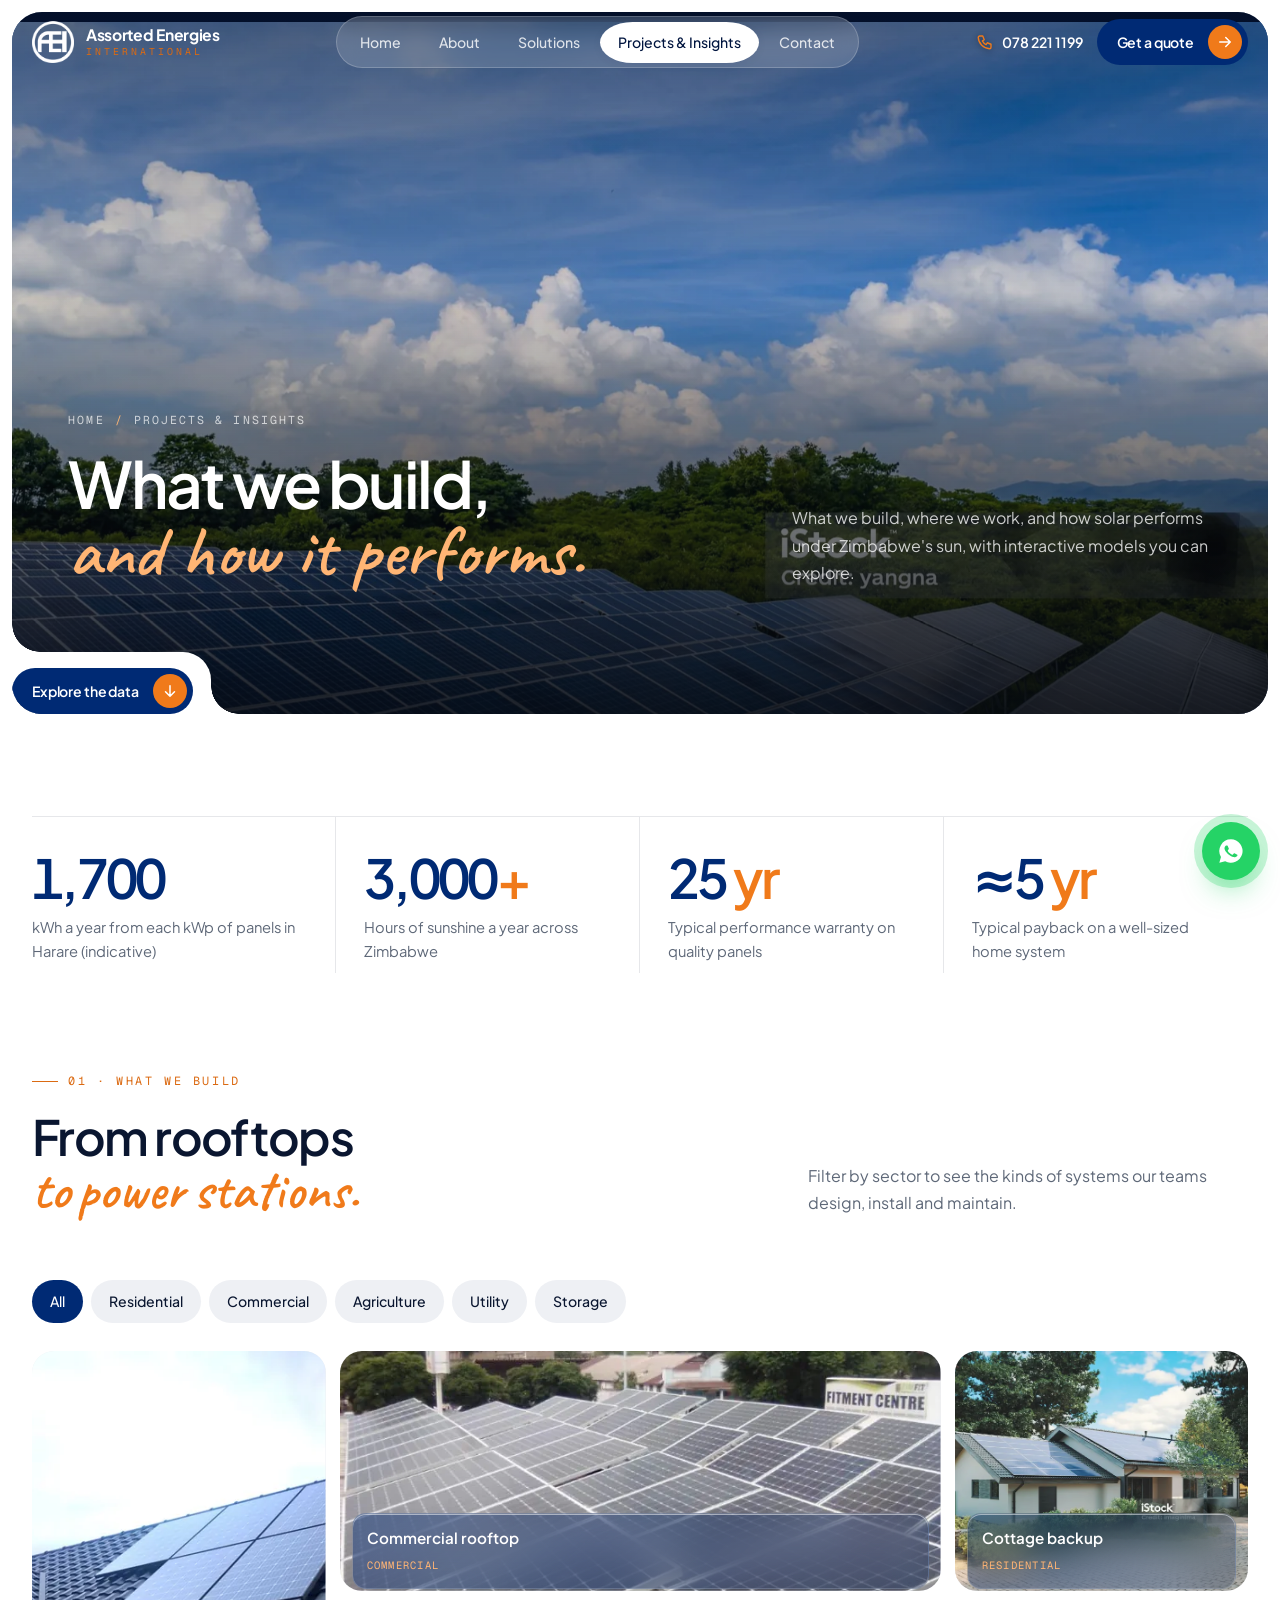
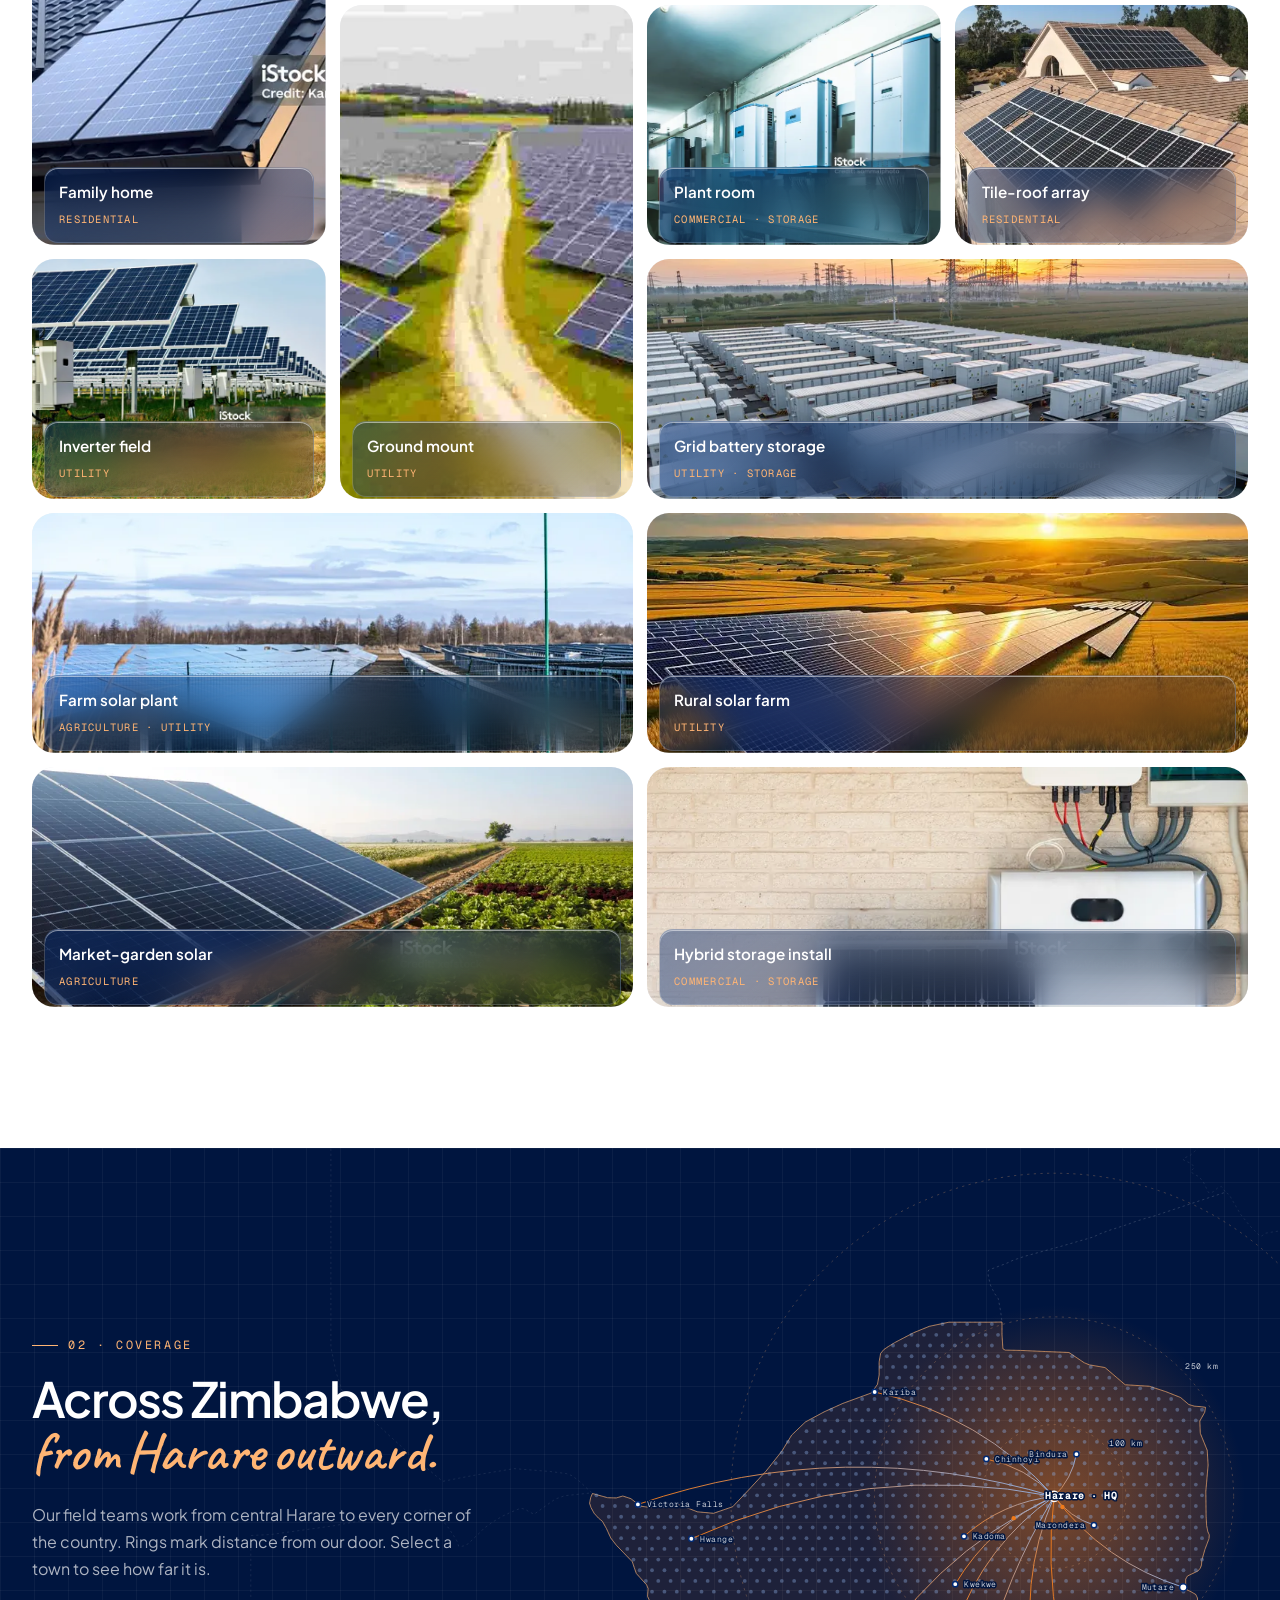
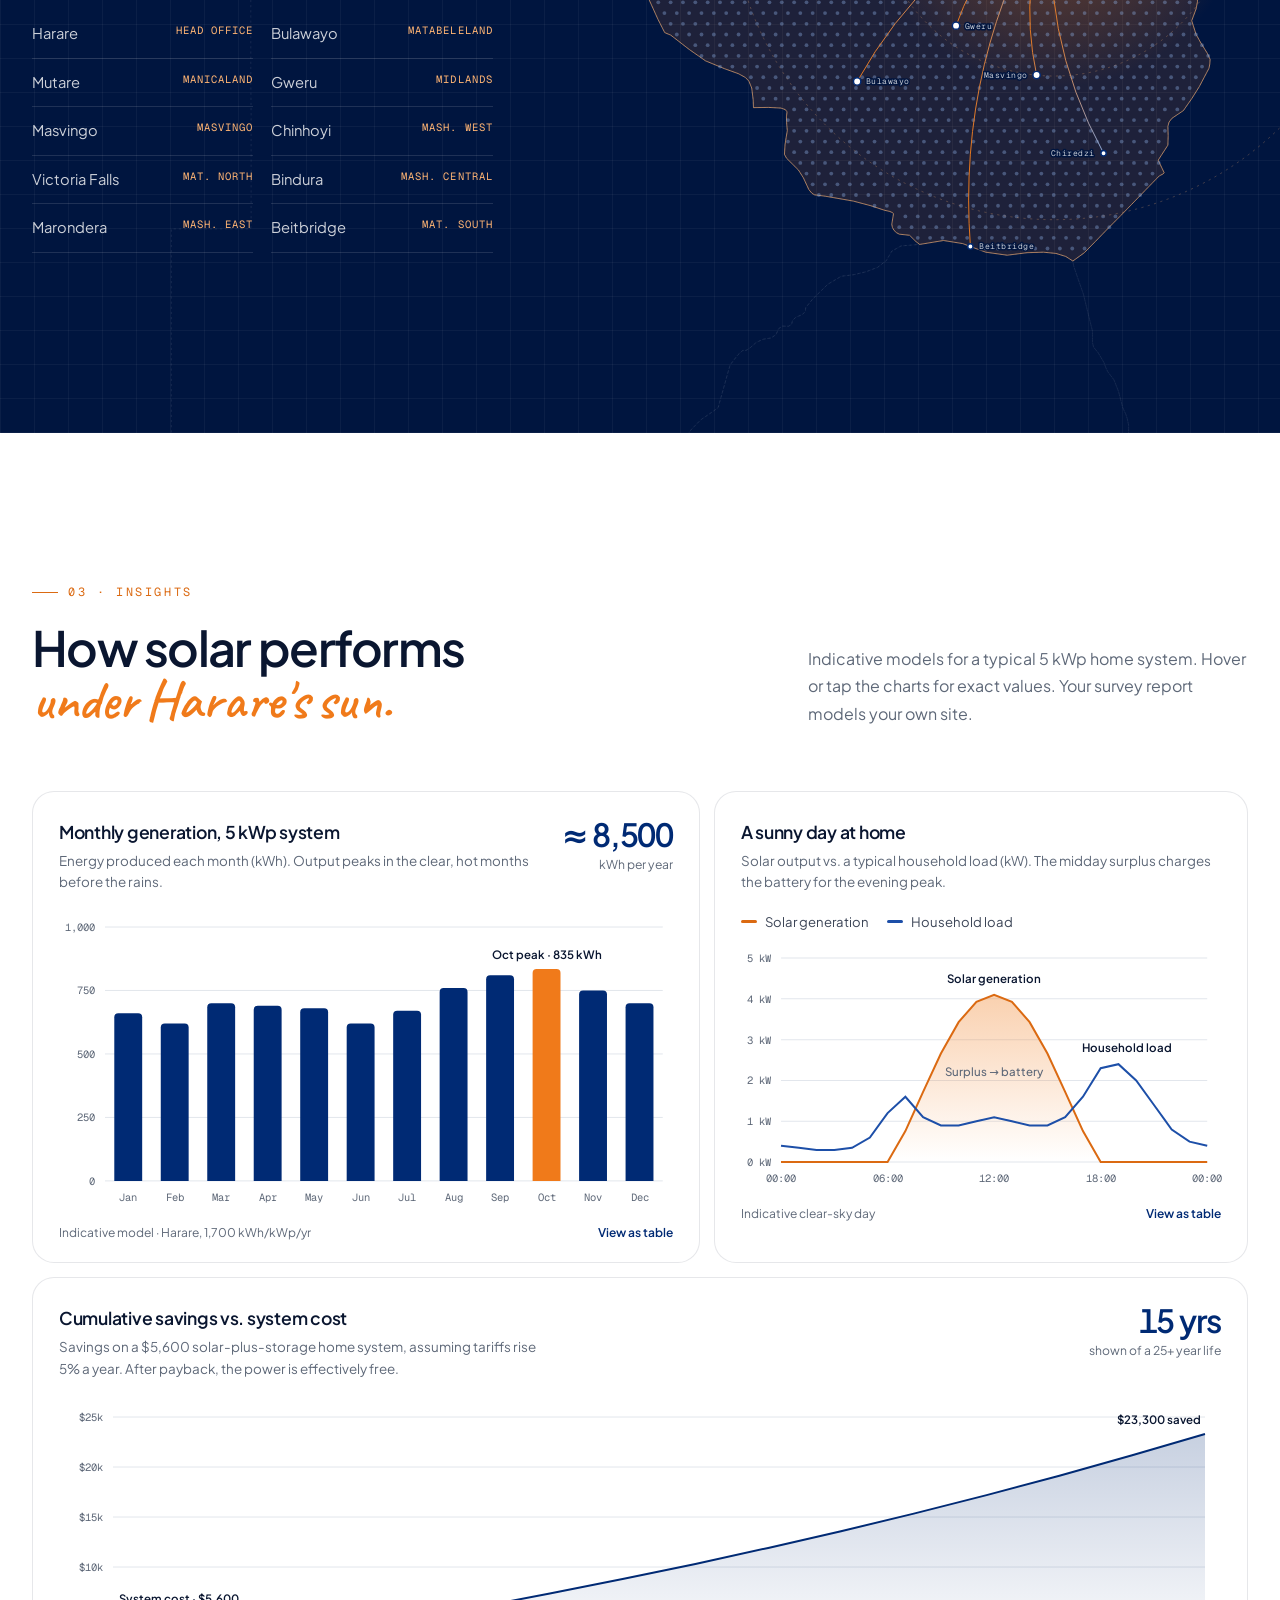
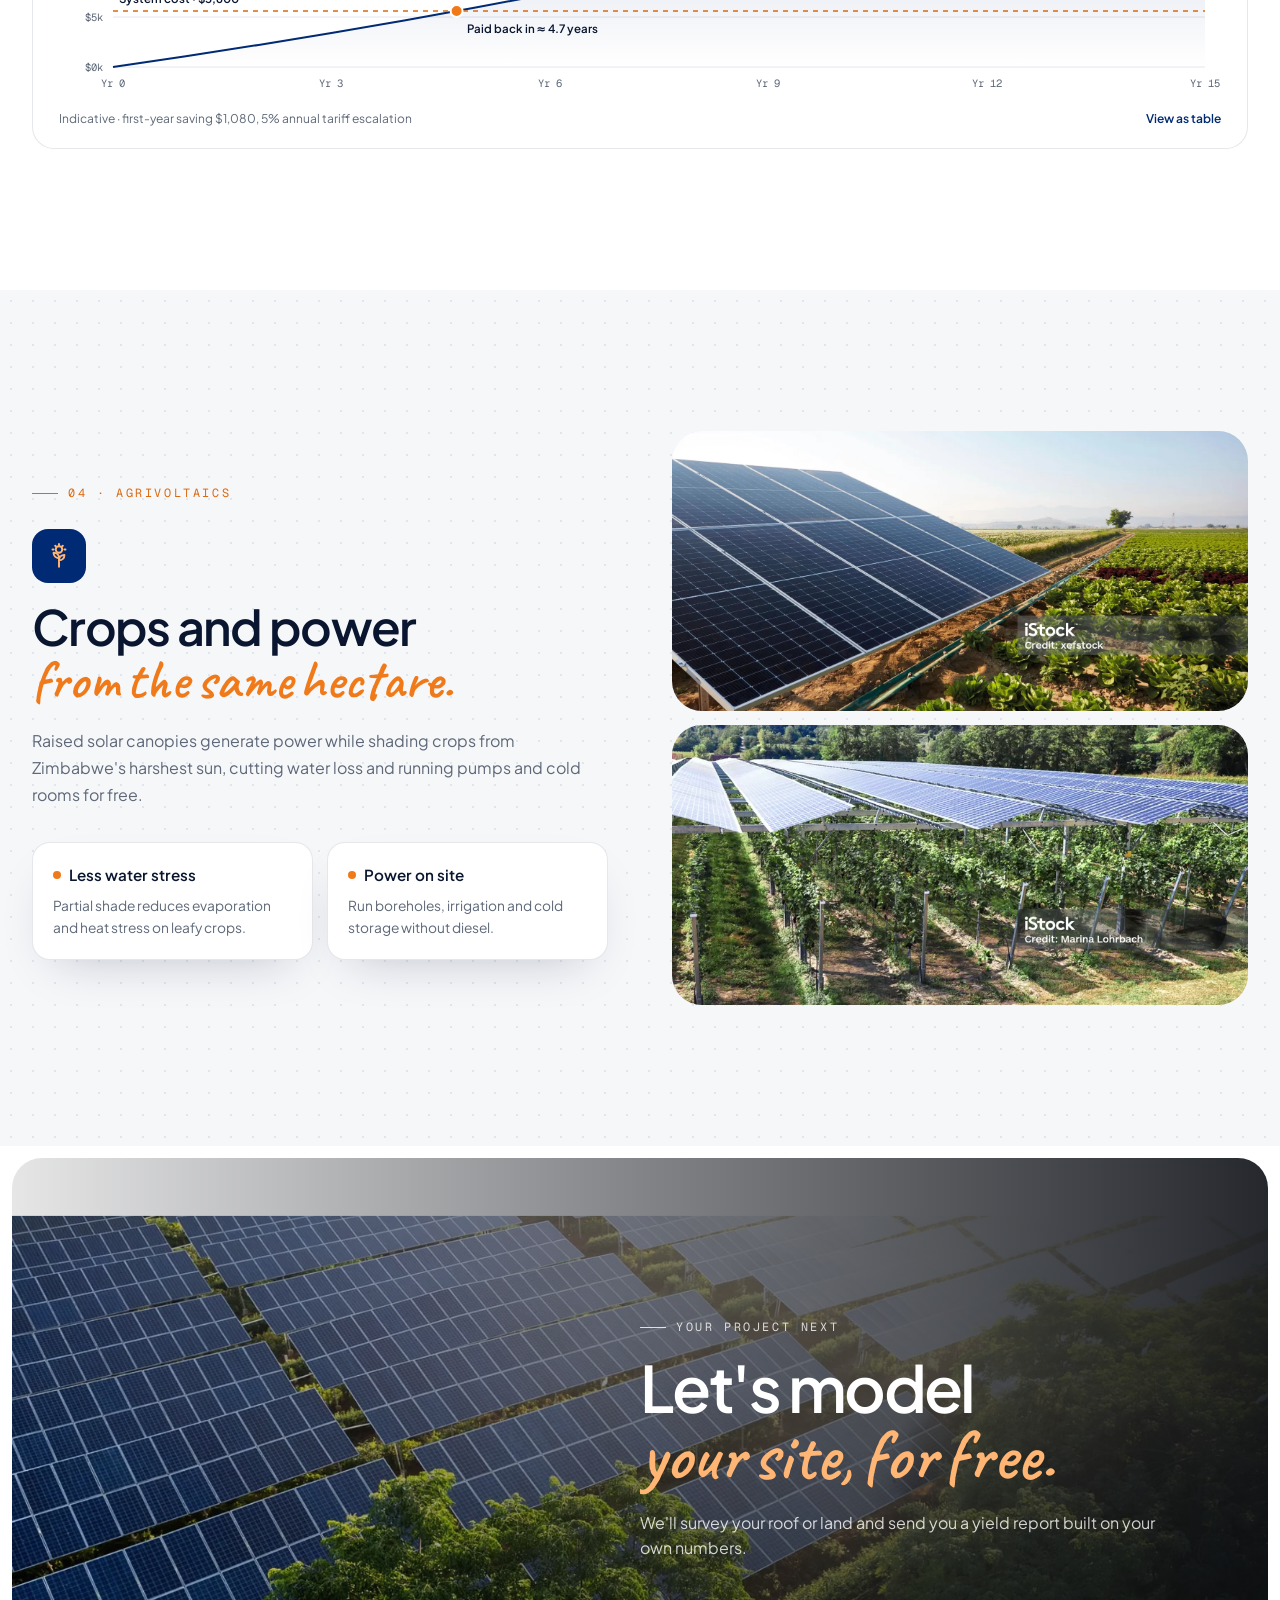
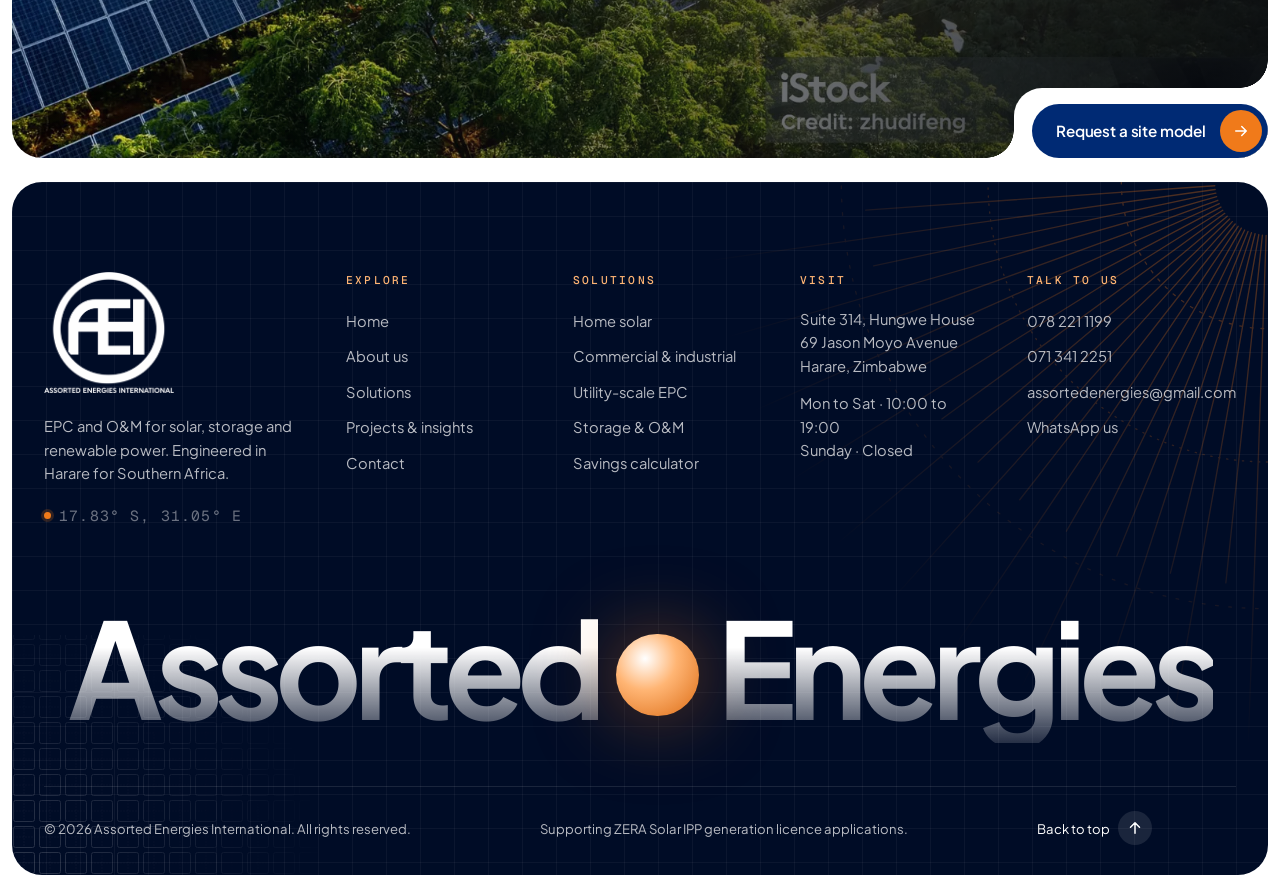
<file: projects.html>
<!doctype html>
<html lang="en">
<head>
  <meta charset="utf-8">
  <meta name="viewport" content="width=device-width, initial-scale=1">
  <title>Projects &amp; Insights | Assorted Energies International</title>
  <meta name="description" content="The kinds of solar and storage systems we build, where we work in Zimbabwe, and the numbers behind solar power in Harare.">
  <meta name="theme-color" content="#002a74">
  <link rel="icon" href="assets/img/favicon.png">
  <script>document.documentElement.classList.add('js')</script>
  <link rel="preload" href="assets/fonts/plus-jakarta-sans.woff2" as="font" type="font/woff2" crossorigin>
  <link rel="preload" href="assets/fonts/caveat.woff2" as="font" type="font/woff2" crossorigin>
  <link rel="stylesheet" href="assets/css/fonts.css?v=8974cf91">
  <link rel="stylesheet" href="assets/css/style.css?v=eecb8354">
</head>
<body class="has-dark-hero" id="top">
<a class="skip-link" href="#main">Skip to content</a>

<div class="preloader" data-preloader aria-hidden="true">
  <div class="preloader__mark">
    <svg class="preloader__ring" viewBox="0 0 120 120"><circle cx="60" cy="60" r="54"/></svg>
    <img src="assets/img/logo-mark-white.png" alt="" width="64" height="64">
  </div>
  <p class="preloader__word"><span>Assorted Energies International</span></p>
</div>

<header class="site-header" data-header>
  <div class="container header-inner">
    <a class="brand" href="index.html" aria-label="Assorted Energies International, home">
      <img class="brand__mark" src="assets/img/logo-mark.png" alt="" width="42" height="42">
      <span class="brand__text"><b>Assorted Energies</b><small>International</small></span>
    </a>

    <nav class="nav" aria-label="Primary">
      <ul class="nav__list" data-nav-list>
        <li><a href="index.html" data-nav="home">Home</a></li>
        <li><a href="about.html" data-nav="about">About</a></li>
        <li><a href="solutions.html" data-nav="solutions">Solutions</a></li>
        <li><a href="projects.html" data-nav="projects" class="is-active" aria-current="page">Projects &amp; Insights</a></li>
        <li><a href="contact.html" data-nav="contact">Contact</a></li>
      </ul>
      <span class="nav__indicator" data-nav-indicator aria-hidden="true"></span>
    </nav>

    <div class="header-cta">
      <a class="header-phone" href="tel:+263782211199">
        <svg viewBox="0 0 24 24" aria-hidden="true"><path d="M5 4h4l2 5-2.5 1.5a11 11 0 0 0 5 5L15 13l5 2v4a2 2 0 0 1-2 2A16 16 0 0 1 3 6a2 2 0 0 1 2-2"/></svg>
        <span>078 221 1199</span>
      </a>
      <a class="btn btn--dark btn--sm" href="contact.html" data-magnetic>
        <span>Get a quote</span>
        <span class="btn__icon"><svg viewBox="0 0 24 24" aria-hidden="true"><path d="M5 12h14M13 6l6 6-6 6"/></svg></span>
      </a>
      <button class="menu-toggle" type="button" aria-label="Open menu" aria-expanded="false" aria-controls="mobile-menu" data-menu-toggle>
        <span></span><span></span>
      </button>
    </div>
  </div>
</header>

<div class="mobile-menu" id="mobile-menu" data-mobile-menu hidden>
  <nav aria-label="Mobile">
    <ol class="mobile-menu__list">
      <li><a href="index.html"><small>01</small>Home</a></li>
      <li><a href="about.html"><small>02</small>About</a></li>
      <li><a href="solutions.html"><small>03</small>Solutions</a></li>
      <li><a href="projects.html"><small>04</small>Projects &amp; Insights</a></li>
      <li><a href="contact.html"><small>05</small>Contact</a></li>
    </ol>
  </nav>
  <div class="mobile-menu__foot">
    <a href="tel:+263782211199">078 221 1199</a>
    <a href="mailto:assortedenergies@gmail.com">assortedenergies@gmail.com</a>
    <p>Suite 314, Hungwe House, 69 Jason Moyo Ave, Harare</p>
  </div>
</div>


<main id="main">

  <section class="page-hero">
    <div class="page-hero__card">
      <div class="page-hero__media"><img src="assets/img/panels-blue-sky.webp" alt="Solar array under a blue sky with white clouds" data-parallax=".12" fetchpriority="high"></div>
      <div class="page-hero__content">
        <div>
          <nav class="crumbs" aria-label="Breadcrumb" data-hero style="--d:.1s"><a href="index.html">Home</a><span aria-hidden="true">/</span><span>Projects &amp; Insights</span></nav>
          <h1 class="h1" data-hero style="--d:.2s">What we build,<br><span class="serif">and how it performs.</span></h1>
        </div>
        <p class="lede" data-hero style="--d:.35s">What we build, where we work, and how solar performs under Zimbabwe's sun, with interactive models you can explore.</p>
      </div>
      <div class="notch">
        <a class="btn btn--sm" href="#insights"><span>Explore the data</span><span class="btn__icon"><svg viewBox="0 0 24 24" aria-hidden="true"><path d="M12 5v14M6 13l6 6 6-6"/></svg></span></a>
      </div>
    </div>
  </section>

  <!-- KEY NUMBERS ---------------------------------------------------------------------------- -->
  <section class="section section--tight">
    <div class="container">
      <div class="counter-band">
        <div class="counter" data-reveal><b><span data-count="1700">0</span></b><span>kWh a year from each kWp of panels in Harare (indicative)</span></div>
        <div class="counter" data-reveal style="--d:.1s"><b><span data-count="3000">0</span><em>+</em></b><span>Hours of sunshine a year across Zimbabwe</span></div>
        <div class="counter" data-reveal style="--d:.2s"><b><span data-count="25">0</span><em> yr</em></b><span>Typical performance warranty on quality panels</span></div>
        <div class="counter" data-reveal style="--d:.3s"><b>≈<span data-count="5">0</span><em> yr</em></b><span>Typical payback on a well-sized home system</span></div>
      </div>
    </div>
  </section>

  <!-- GALLERY ---------------------------------------------------------------------------------- -->
  <section class="section section--flush-top">
    <div class="container">
      <div class="section-head">
        <div>
          <p class="eyebrow" data-reveal>01 · What we build</p>
          <h2 class="h2" data-split>From rooftops<br><span class="serif tone-orange">to power stations.</span></h2>
        </div>
        <p class="lede" data-reveal style="--d:.1s">Filter by sector to see the kinds of systems our teams design, install and maintain.</p>
      </div>
      <div class="filters" data-filters="#gallery" role="group" aria-label="Filter projects" data-reveal>
        <button class="filter" type="button" data-filter="all" aria-pressed="true">All</button>
        <button class="filter" type="button" data-filter="res" aria-pressed="false">Residential</button>
        <button class="filter" type="button" data-filter="com" aria-pressed="false">Commercial</button>
        <button class="filter" type="button" data-filter="agri" aria-pressed="false">Agriculture</button>
        <button class="filter" type="button" data-filter="util" aria-pressed="false">Utility</button>
        <button class="filter" type="button" data-filter="store" aria-pressed="false">Storage</button>
      </div>
      <div class="gallery" id="gallery">
        <figure class="media is-tall" data-cat="res" data-reveal="clip"><img src="assets/img/roof-house-dusk-sm.webp" alt="Home with a dark solar roof at dusk" loading="lazy"><figcaption class="glass glass--dark"><span><b>Family home</b><small>Residential</small></span></figcaption></figure>
        <figure class="media is-wide" data-cat="com" data-reveal="clip" style="--d:.05s"><img src="assets/img/roof-commercial-sm.webp" alt="Commercial flat roof covered with solar panels" loading="lazy"><figcaption class="glass glass--dark"><span><b>Commercial rooftop</b><small>Commercial</small></span></figcaption></figure>
        <figure class="media" data-cat="res" data-reveal="clip" style="--d:.1s"><img src="assets/img/home-cottage-sm.webp" alt="Cottage with rooftop solar" loading="lazy"><figcaption class="glass glass--dark"><span><b>Cottage backup</b><small>Residential</small></span></figcaption></figure>
        <figure class="media is-tall" data-cat="util" data-reveal="clip" style="--d:.15s"><img src="assets/img/plant-aerial-sm.webp" alt="Aerial view of a solar power plant split by a dirt road" loading="lazy"><figcaption class="glass glass--dark"><span><b>Ground mount</b><small>Utility</small></span></figcaption></figure>
        <figure class="media" data-cat="com store" data-reveal="clip"><img src="assets/img/inverter-room-sm.webp" alt="Inverters mounted in a plant room" loading="lazy"><figcaption class="glass glass--dark"><span><b>Plant room</b><small>Commercial · Storage</small></span></figcaption></figure>
        <figure class="media is-wide" data-cat="util store" data-reveal="clip" style="--d:.05s"><img src="assets/img/bess-containers-sm.webp" alt="Battery storage containers beside transmission towers" loading="lazy"><figcaption class="glass glass--dark"><span><b>Grid battery storage</b><small>Utility · Storage</small></span></figcaption></figure>
        <figure class="media" data-cat="res" data-reveal="clip" style="--d:.1s"><img src="assets/img/roof-tile-array-sm.webp" alt="Solar panels on a clay tile roof" loading="lazy"><figcaption class="glass glass--dark"><span><b>Tile-roof array</b><small>Residential</small></span></figcaption></figure>
        <figure class="media" data-cat="util" data-reveal="clip"><img src="assets/img/utility-inverters-field-sm.webp" alt="String inverters under a ground-mounted array" loading="lazy"><figcaption class="glass glass--dark"><span><b>Inverter field</b><small>Utility</small></span></figcaption></figure>
        <figure class="media is-wide" data-cat="agri util" data-reveal="clip" style="--d:.05s"><img src="assets/img/farm-panels-dry-sm.webp" alt="Solar rows on dry farmland in winter" loading="lazy"><figcaption class="glass glass--dark"><span><b>Farm solar plant</b><small>Agriculture · Utility</small></span></figcaption></figure>
        <figure class="media is-wide" data-cat="util" data-reveal="clip" style="--d:.1s"><img src="assets/img/field-golden-sunset.webp" alt="Solar field glowing at golden hour" loading="lazy"><figcaption class="glass glass--dark"><span><b>Rural solar farm</b><small>Utility</small></span></figcaption></figure>
        <figure class="media is-wide" data-cat="agri" data-reveal="clip"><img src="assets/img/agrivoltaic-lettuce-sm.webp" alt="Solar panels beside rows of lettuce" loading="lazy"><figcaption class="glass glass--dark"><span><b>Market-garden solar</b><small>Agriculture</small></span></figcaption></figure>
        <figure class="media is-wide" data-cat="com store" data-reveal="clip" style="--d:.05s"><img src="assets/img/home-system-wall-sm.webp" alt="Inverter and battery mounted on a brick wall" loading="lazy"><figcaption class="glass glass--dark"><span><b>Hybrid storage install</b><small>Commercial · Storage</small></span></figcaption></figure>
      </div>
    </div>
  </section>

  <!-- ZIMBABWE MAP ------------------------------------------------------------------------------------- -->
  <section class="section section--dark map-section" id="coverage">
    <div class="container map-wrap">
      <div>
        <p class="eyebrow eyebrow--light" data-reveal>02 · Coverage</p>
        <h2 class="h2" style="margin:18px 0 22px" data-split>Across Zimbabwe,<br><span class="serif" style="color:var(--orange-300)">from Harare outward.</span></h2>
        <p class="lede" data-reveal>Our field teams work from central Harare to every corner of the country. Rings mark distance from our door. Select a town to see how far it is.</p>
        <div class="city-list" data-reveal style="--d:.1s" id="zim-cities">
          <button type="button" data-city="Harare">Harare <small>Head office</small></button>
          <button type="button" data-city="Bulawayo">Bulawayo <small>Matabeleland</small></button>
          <button type="button" data-city="Mutare">Mutare <small>Manicaland</small></button>
          <button type="button" data-city="Gweru">Gweru <small>Midlands</small></button>
          <button type="button" data-city="Masvingo">Masvingo <small>Masvingo</small></button>
          <button type="button" data-city="Chinhoyi">Chinhoyi <small>Mash. West</small></button>
          <button type="button" data-city="Victoria Falls">Victoria Falls <small>Mat. North</small></button>
          <button type="button" data-city="Bindura">Bindura <small>Mash. Central</small></button>
          <button type="button" data-city="Marondera">Marondera <small>Mash. East</small></button>
          <button type="button" data-city="Beitbridge">Beitbridge <small>Mat. South</small></button>
        </div>
      </div>
      <div class="map" data-map="zim" data-list="#zim-cities" data-label="Map of Zimbabwe showing Harare head office and distances to major towns"></div>
    </div>
  </section>

  <!-- CHARTS ---------------------------------------------------------------------------------------------- -->
  <section class="section" id="insights">
    <div class="container">
      <div class="section-head">
        <div>
          <p class="eyebrow" data-reveal>03 · Insights</p>
          <h2 class="h2" data-split>How solar performs<br><span class="serif tone-orange">under Harare's sun.</span></h2>
        </div>
        <p class="lede" data-reveal style="--d:.1s">Indicative models for a typical 5 kWp home system. Hover or tap the charts for exact values. Your survey report models your own site.</p>
      </div>
      <div class="charts">
        <article class="chart-card" data-reveal>
          <div class="chart-card__head">
            <div><h3>Monthly generation, 5 kWp system</h3><p>Energy produced each month (kWh). Output peaks in the clear, hot months before the rains.</p></div>
            <div class="chart-card__hero"><b>≈ 8,500</b><span>kWh per year</span></div>
          </div>
          <div class="chart" data-chart="yield" data-label="Bar chart of monthly solar generation for a 5 kWp system in Harare, peaking in October"></div>
          <div class="chart-foot"><span>Indicative model · Harare, 1,700 kWh/kWp/yr</span><details><summary>View as table</summary><div class="chart-table" data-table="yield"></div></details></div>
        </article>
        <article class="chart-card" data-reveal style="--d:.1s">
          <div class="chart-card__head">
            <div><h3>A sunny day at home</h3><p>Solar output vs. a typical household load (kW). The midday surplus charges the battery for the evening peak.</p></div>
          </div>
          <div class="legend"><span><i style="background:#db6a12"></i>Solar generation</span><span><i style="background:#1d4fa8"></i>Household load</span></div>
          <div class="chart" data-chart="daily" data-label="Line chart comparing solar generation and household load across 24 hours"></div>
          <div class="chart-foot"><span>Indicative clear-sky day</span><details><summary>View as table</summary><div class="chart-table" data-table="daily"></div></details></div>
        </article>
        <article class="chart-card chart-card--wide" data-reveal>
          <div class="chart-card__head">
            <div><h3>Cumulative savings vs. system cost</h3><p>Savings on a $5,600 solar-plus-storage home system, assuming tariffs rise 5% a year. After payback, the power is effectively free.</p></div>
            <div class="chart-card__hero"><b>15 yrs</b><span>shown of a 25+ year life</span></div>
          </div>
          <div class="chart" data-chart="payback" data-label="Line chart of cumulative savings crossing the system cost at about five years"></div>
          <div class="chart-foot"><span>Indicative · first-year saving $1,080, 5% annual tariff escalation</span><details><summary>View as table</summary><div class="chart-table" data-table="payback"></div></details></div>
        </article>
      </div>
    </div>
  </section>

  <!-- AGRIVOLTAICS ------------------------------------------------------------------------------------------- -->
  <section class="section section--gray" id="agri">
    <div class="container agri">
      <div>
        <p class="eyebrow" data-reveal>04 · Agrivoltaics</p>
        <div class="agri__icon" data-reveal><svg viewBox="0 0 24 24" aria-hidden="true"><circle cx="12" cy="6" r="3"/><path d="M12 1v1M17 6h1M6 6h1M15.5 2.5l-.7.7M8.5 2.5l.7.7"/><path d="M12 22v-8M12 14c-3 0-5-2-5-5 3 0 5 2 5 5zM12 16c3 0 5-2 5-5-3 0-5 2-5 5z"/></svg></div>
        <h2 class="h2" data-split>Crops and power<br><span class="serif tone-orange">from the same hectare.</span></h2>
        <p class="lede" style="margin-top:20px" data-reveal>Raised solar canopies generate power while shading crops from Zimbabwe's harshest sun, cutting water loss and running pumps and cold rooms for free.</p>
        <div class="agri__cards">
          <div class="agri__card" data-reveal><b>Less water stress</b><p>Partial shade reduces evaporation and heat stress on leafy crops.</p></div>
          <div class="agri__card" data-reveal style="--d:.1s"><b>Power on site</b><p>Run boreholes, irrigation and cold storage without diesel.</p></div>
        </div>
      </div>
      <div class="agri__stack">
        <figure class="media" data-reveal="clip"><img src="assets/img/agrivoltaic-lettuce.webp" alt="Tilted solar panels beside rows of lettuce" loading="lazy"></figure>
        <figure class="media" data-reveal="clip" style="--d:.15s"><img src="assets/img/agrivoltaic-canopy-sm.webp" alt="Elevated solar canopy over crop rows" loading="lazy"></figure>
      </div>
    </div>
  </section>

  <section class="cta" style="padding-top:12px">
    <div class="cta__card">
      <img src="assets/img/panels-canopy-trees.webp" alt="Solar panels framed by lush green treetops" loading="lazy" data-parallax=".1">
      <div class="cta__text">
        <p class="eyebrow eyebrow--light" data-reveal>Your project next</p>
        <h2 class="h1" style="margin-top:18px" data-split>Let's model<br><span class="serif">your site, for free.</span></h2>
        <p data-reveal style="--d:.1s">We'll survey your roof or land and send you a yield report built on your own numbers.</p>
      </div>
      <div class="notch notch--right">
        <a class="btn" href="contact.html" data-magnetic><span>Request a site model</span><span class="btn__icon"><svg viewBox="0 0 24 24" aria-hidden="true"><path d="M5 12h14M13 6l6 6-6 6"/></svg></span></a>
      </div>
    </div>
  </section>

</main>

<script src="assets/js/map-data.js?v=092347da" defer></script>
<footer class="site-footer">
  <div class="container">
    <div class="footer-top">
      <div class="footer-brand">
        <img src="assets/img/logo-white.png" alt="Assorted Energies International" width="150" height="140" loading="lazy">
        <p>EPC and O&amp;M for solar, storage and renewable power. Engineered in Harare for Southern Africa.</p>
        <p class="footer-coords">17.83° S, 31.05° E</p>
      </div>
      <div class="footer-col">
        <h4>Explore</h4>
        <ul>
          <li><a href="index.html">Home</a></li>
          <li><a href="about.html">About us</a></li>
          <li><a href="solutions.html">Solutions</a></li>
          <li><a href="projects.html">Projects &amp; insights</a></li>
          <li><a href="contact.html">Contact</a></li>
        </ul>
      </div>
      <div class="footer-col">
        <h4>Solutions</h4>
        <ul>
          <li><a href="solutions.html#residential">Home solar</a></li>
          <li><a href="solutions.html#commercial">Commercial &amp; industrial</a></li>
          <li><a href="solutions.html#utility">Utility-scale EPC</a></li>
          <li><a href="solutions.html#specialist">Storage &amp; O&amp;M</a></li>
          <li><a href="solutions.html#calculator">Savings calculator</a></li>
        </ul>
      </div>
      <div class="footer-col">
        <h4>Visit</h4>
        <address>
          Suite 314, Hungwe House<br>
          69 Jason Moyo Avenue<br>
          Harare, Zimbabwe
        </address>
        <p class="footer-hours">Mon to Sat · 10:00 to 19:00<br>Sunday · Closed</p>
      </div>
      <div class="footer-col">
        <h4>Talk to us</h4>
        <ul>
          <li><a href="tel:+263782211199">078 221 1199</a></li>
          <li><a href="tel:+263713412251">071 341 2251</a></li>
          <li><a href="mailto:assortedenergies@gmail.com">assortedenergies@gmail.com</a></li>
          <li><a href="https://wa.me/263782211199" target="_blank" rel="noopener">WhatsApp us</a></li>
        </ul>
      </div>
    </div>

    <div class="footer-word" aria-hidden="true">
      <span>Assorted</span><span class="footer-word__sun"></span><span>Energies</span>
    </div>

    <div class="footer-bottom">
      <p>© <span data-year>2026</span> Assorted Energies International. All rights reserved.</p>
      <p>Supporting ZERA Solar IPP generation licence applications.</p>
      <a href="#top" class="to-top" data-to-top>Back to top
        <svg viewBox="0 0 24 24" aria-hidden="true"><path d="M12 19V5M6 11l6-6 6 6"/></svg>
      </a>
    </div>
  </div>
</footer>

<a class="wa-float" href="https://wa.me/263782211199?text=Hi%20Assorted%20Energies%2C%20I%27d%20like%20a%20solar%20quote." target="_blank" rel="noopener" aria-label="Chat with us on WhatsApp">
  <svg viewBox="0 0 24 24" aria-hidden="true"><path d="M12 2a10 10 0 0 0-8.6 15.1L2 22l5-1.3A10 10 0 1 0 12 2Zm5.3 14.1c-.2.6-1.3 1.2-1.8 1.2s-1 .3-3.4-.7a11.6 11.6 0 0 1-4.6-4.1 5.2 5.2 0 0 1-1.1-2.8 3 3 0 0 1 1-2.2 1 1 0 0 1 .7-.3h.5c.2 0 .4 0 .6.5l.9 2.1a.6.6 0 0 1 0 .5l-.3.5-.4.5c-.2.2-.3.3-.1.6a8.3 8.3 0 0 0 1.5 1.9 7.5 7.5 0 0 0 2.2 1.4c.3.1.4.1.6-.1l.8-1c.2-.3.4-.2.6-.1l2 1c.3.1.5.2.5.3a2.5 2.5 0 0 1-.2 1.3Z"/></svg>
</a>

<script src="assets/js/main.js?v=0222d43e" defer></script>

</body>
</html>
</file>
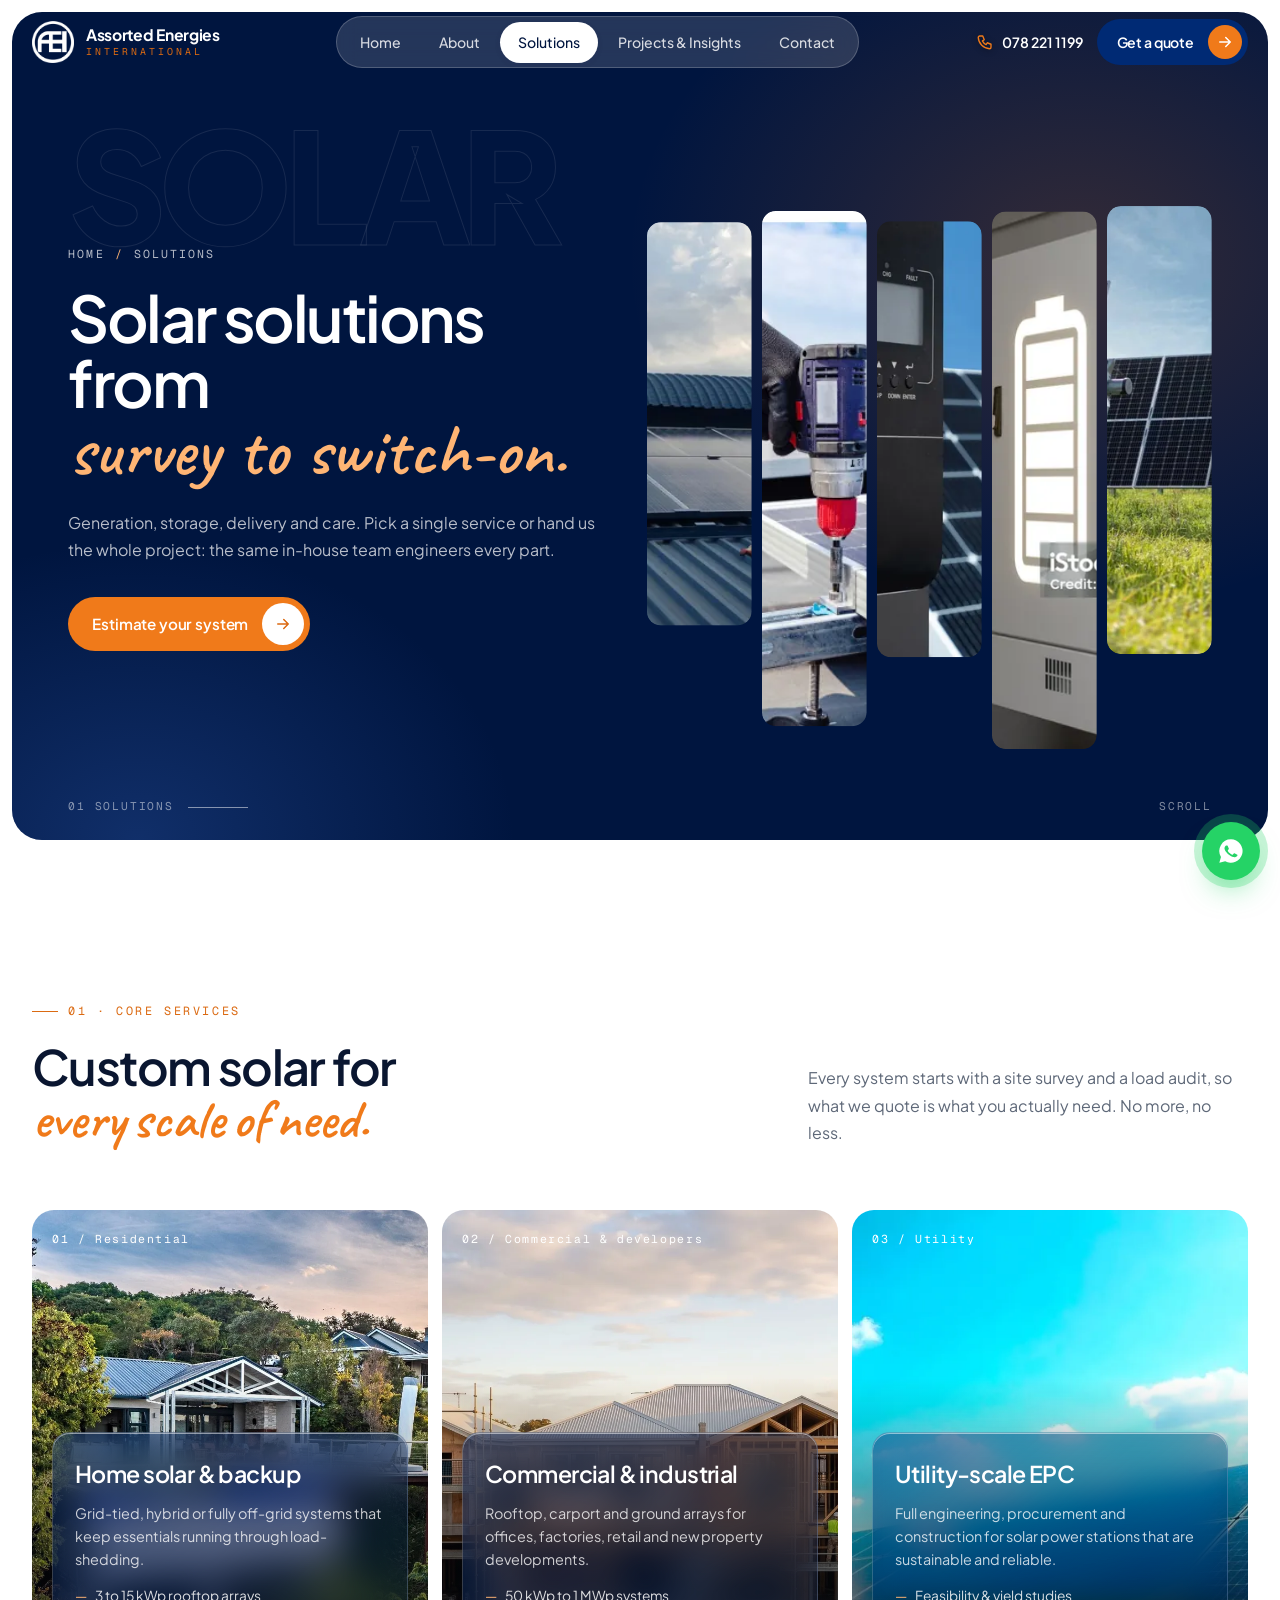
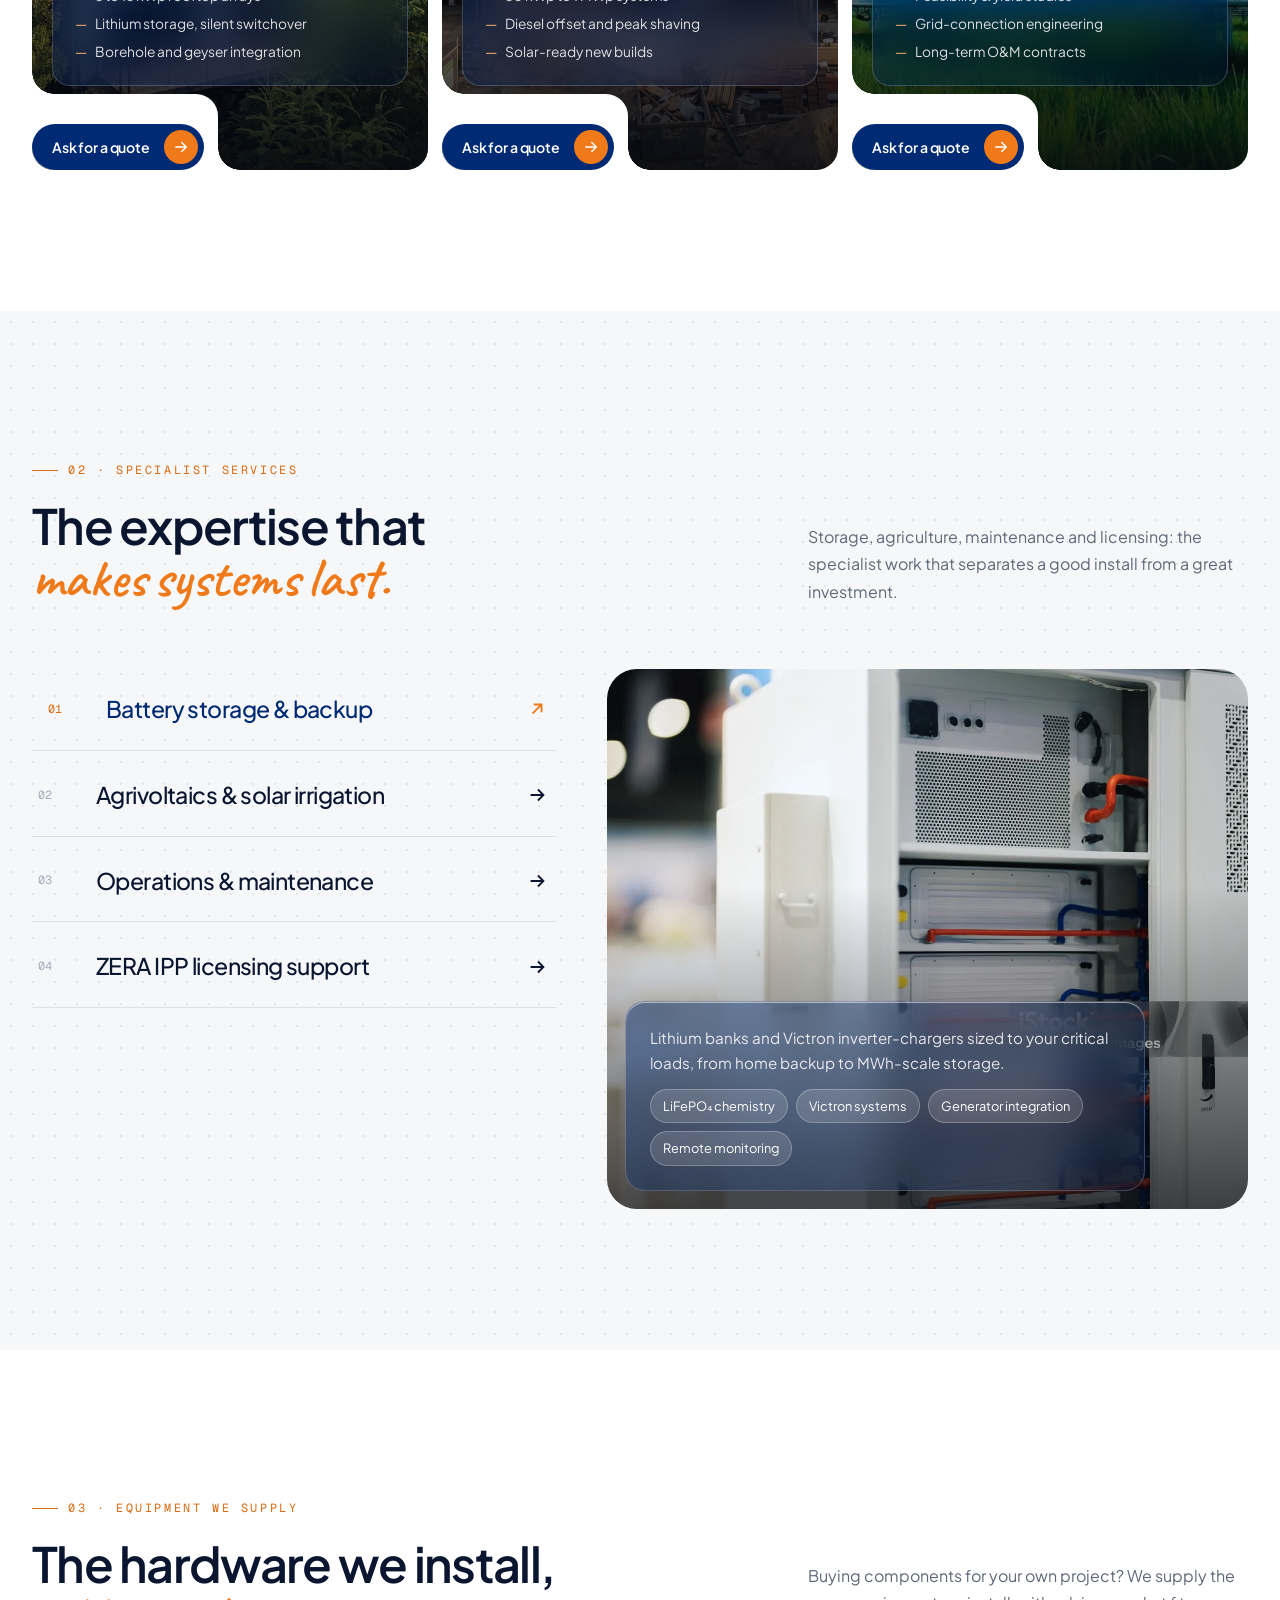
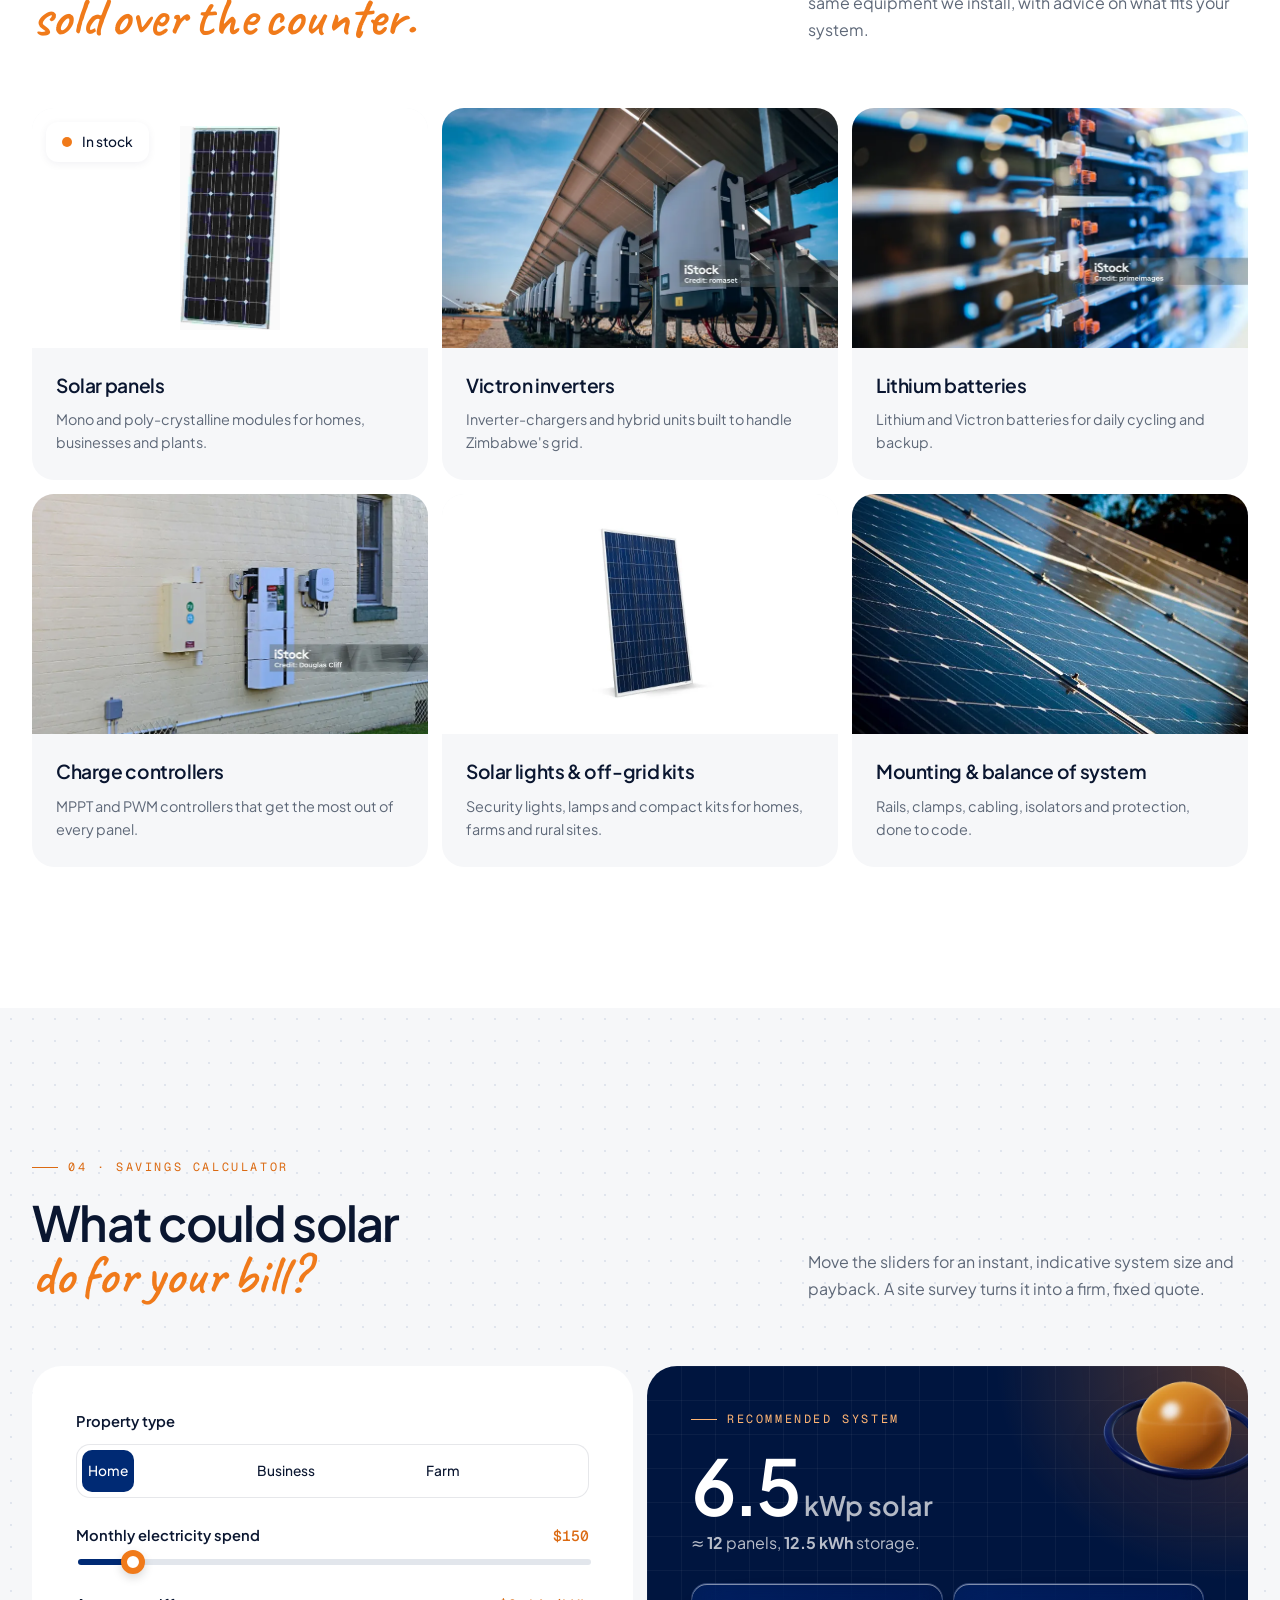
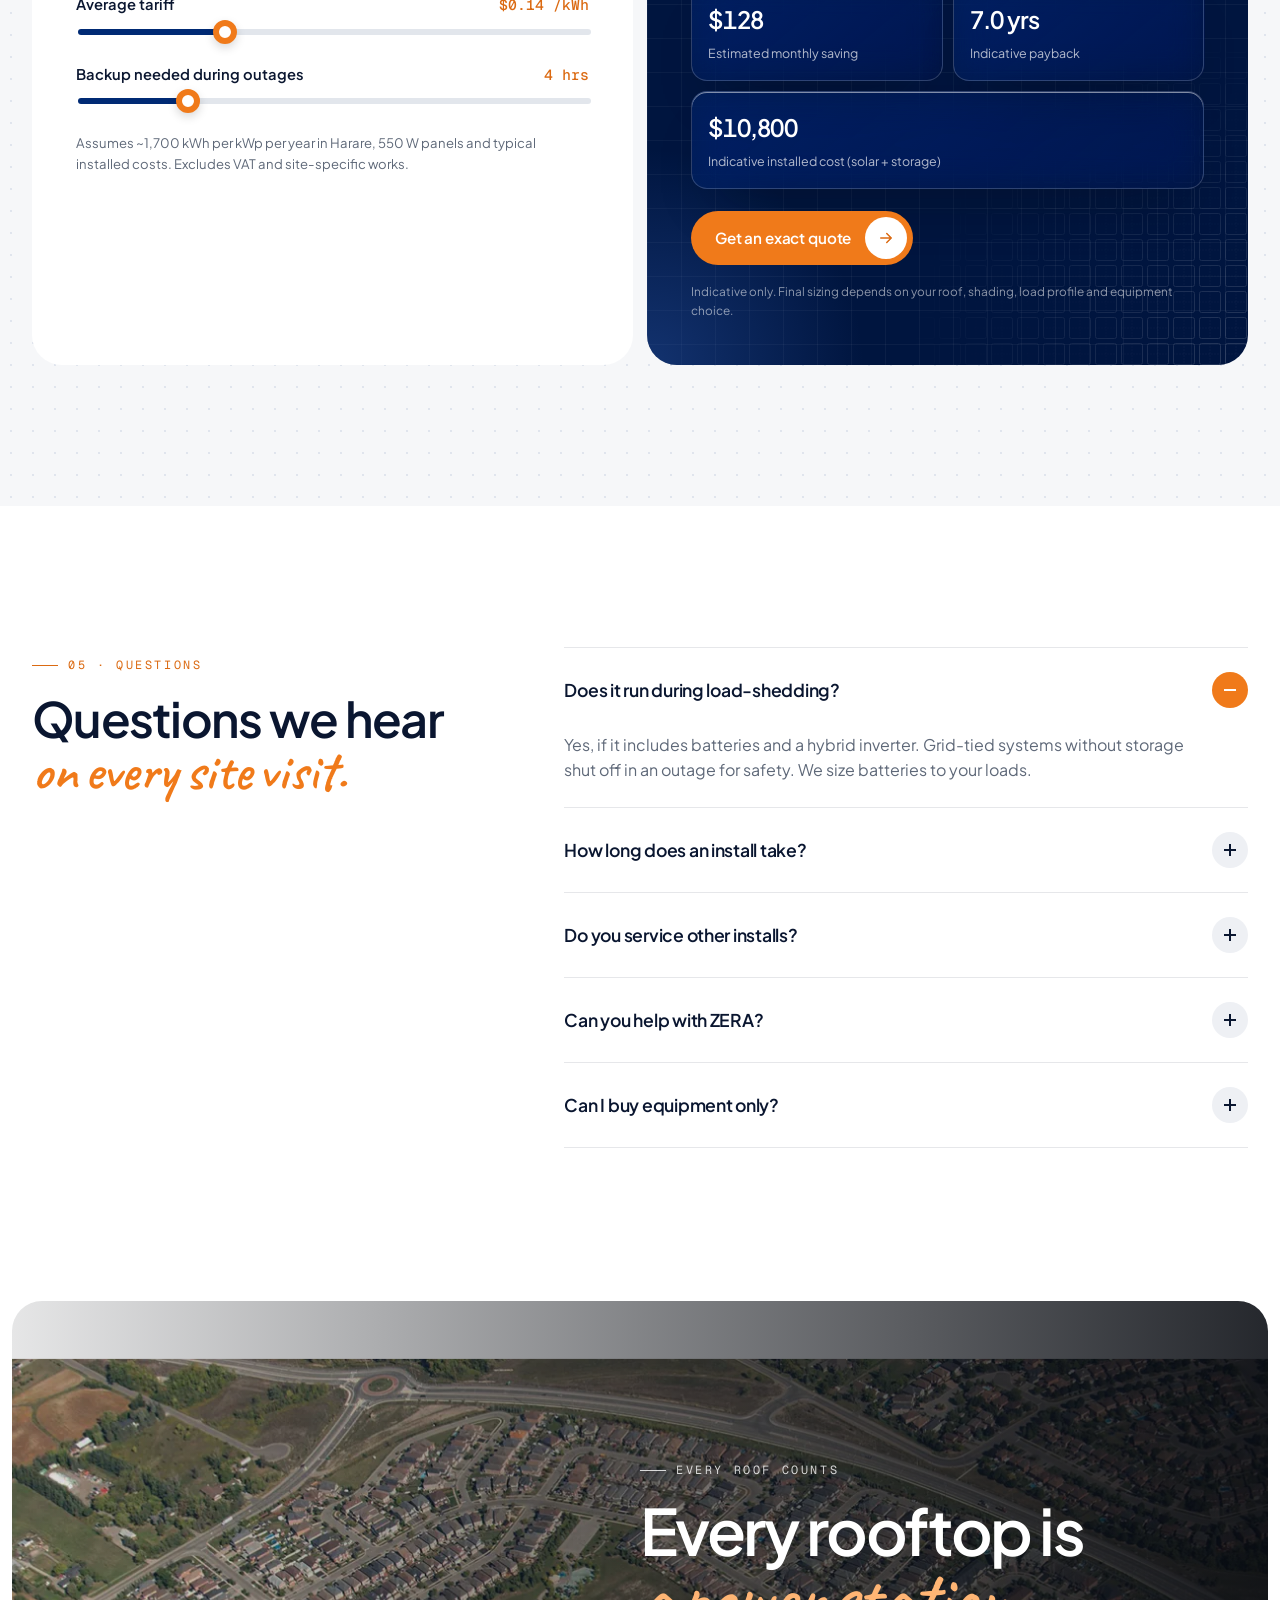
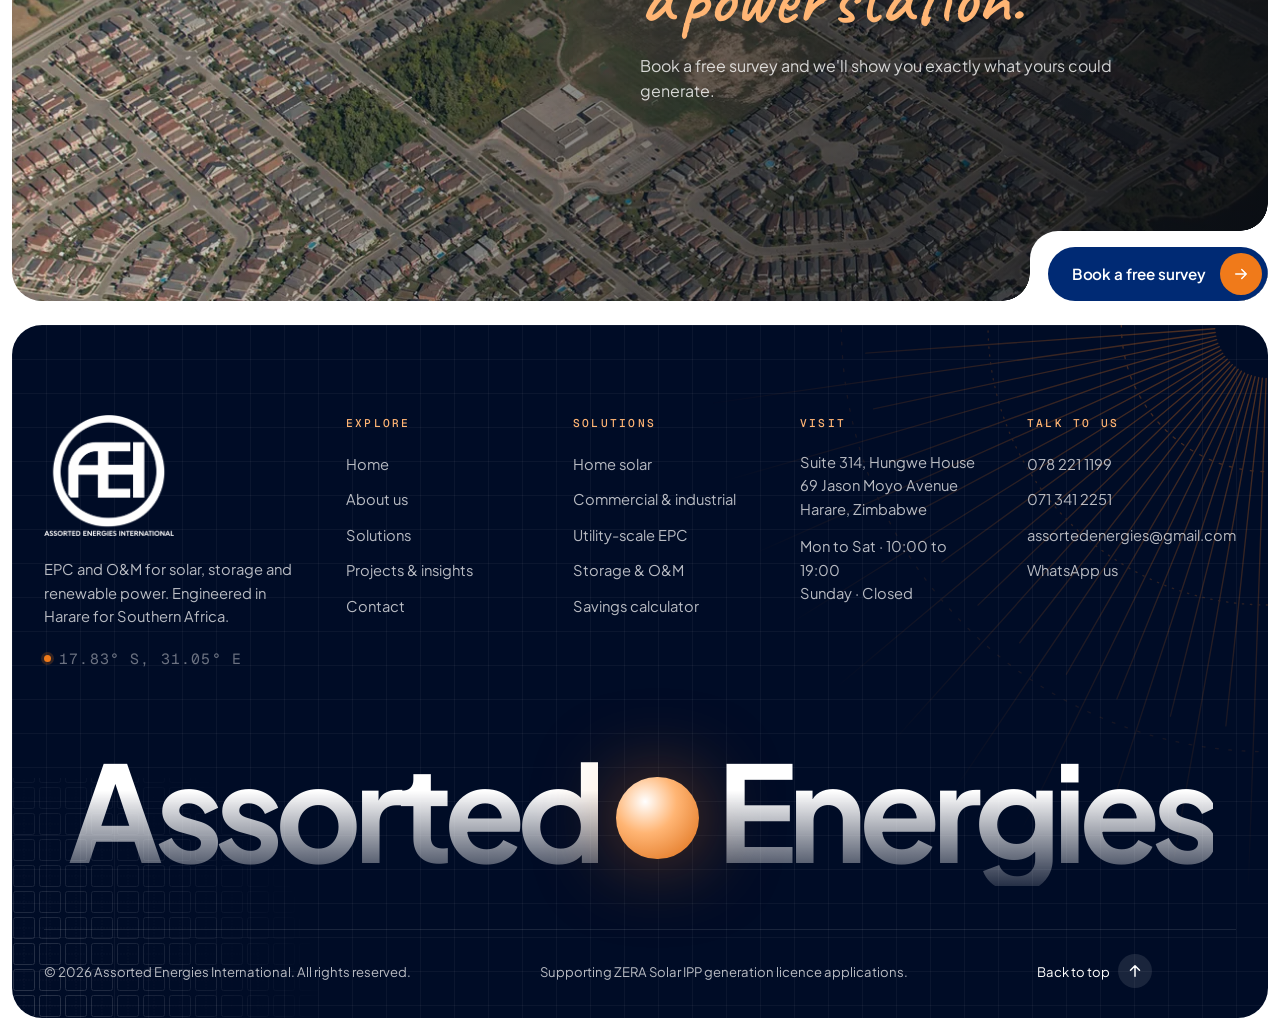
<file: solutions.html>
<!doctype html>
<html lang="en">
<head>
  <meta charset="utf-8">
  <meta name="viewport" content="width=device-width, initial-scale=1">
  <title>Solutions | Assorted Energies International</title>
  <meta name="description" content="Home solar, commercial and industrial PV, utility-scale EPC, battery storage, agrivoltaics, O&amp;M and ZERA IPP licensing support in Zimbabwe.">
  <meta name="theme-color" content="#002a74">
  <link rel="icon" href="assets/img/favicon.png">
  <script>document.documentElement.classList.add('js')</script>
  <link rel="preload" href="assets/fonts/plus-jakarta-sans.woff2" as="font" type="font/woff2" crossorigin>
  <link rel="preload" href="assets/fonts/caveat.woff2" as="font" type="font/woff2" crossorigin>
  <link rel="stylesheet" href="assets/css/fonts.css?v=8974cf91">
  <link rel="stylesheet" href="assets/css/style.css?v=eecb8354">
</head>
<body class="has-dark-hero" id="top">
<a class="skip-link" href="#main">Skip to content</a>

<div class="preloader" data-preloader aria-hidden="true">
  <div class="preloader__mark">
    <svg class="preloader__ring" viewBox="0 0 120 120"><circle cx="60" cy="60" r="54"/></svg>
    <img src="assets/img/logo-mark-white.png" alt="" width="64" height="64">
  </div>
  <p class="preloader__word"><span>Assorted Energies International</span></p>
</div>

<header class="site-header" data-header>
  <div class="container header-inner">
    <a class="brand" href="index.html" aria-label="Assorted Energies International, home">
      <img class="brand__mark" src="assets/img/logo-mark.png" alt="" width="42" height="42">
      <span class="brand__text"><b>Assorted Energies</b><small>International</small></span>
    </a>

    <nav class="nav" aria-label="Primary">
      <ul class="nav__list" data-nav-list>
        <li><a href="index.html" data-nav="home">Home</a></li>
        <li><a href="about.html" data-nav="about">About</a></li>
        <li><a href="solutions.html" data-nav="solutions" class="is-active" aria-current="page">Solutions</a></li>
        <li><a href="projects.html" data-nav="projects">Projects &amp; Insights</a></li>
        <li><a href="contact.html" data-nav="contact">Contact</a></li>
      </ul>
      <span class="nav__indicator" data-nav-indicator aria-hidden="true"></span>
    </nav>

    <div class="header-cta">
      <a class="header-phone" href="tel:+263782211199">
        <svg viewBox="0 0 24 24" aria-hidden="true"><path d="M5 4h4l2 5-2.5 1.5a11 11 0 0 0 5 5L15 13l5 2v4a2 2 0 0 1-2 2A16 16 0 0 1 3 6a2 2 0 0 1 2-2"/></svg>
        <span>078 221 1199</span>
      </a>
      <a class="btn btn--dark btn--sm" href="contact.html" data-magnetic>
        <span>Get a quote</span>
        <span class="btn__icon"><svg viewBox="0 0 24 24" aria-hidden="true"><path d="M5 12h14M13 6l6 6-6 6"/></svg></span>
      </a>
      <button class="menu-toggle" type="button" aria-label="Open menu" aria-expanded="false" aria-controls="mobile-menu" data-menu-toggle>
        <span></span><span></span>
      </button>
    </div>
  </div>
</header>

<div class="mobile-menu" id="mobile-menu" data-mobile-menu hidden>
  <nav aria-label="Mobile">
    <ol class="mobile-menu__list">
      <li><a href="index.html"><small>01</small>Home</a></li>
      <li><a href="about.html"><small>02</small>About</a></li>
      <li><a href="solutions.html"><small>03</small>Solutions</a></li>
      <li><a href="projects.html"><small>04</small>Projects &amp; Insights</a></li>
      <li><a href="contact.html"><small>05</small>Contact</a></li>
    </ol>
  </nav>
  <div class="mobile-menu__foot">
    <a href="tel:+263782211199">078 221 1199</a>
    <a href="mailto:assortedenergies@gmail.com">assortedenergies@gmail.com</a>
    <p>Suite 314, Hungwe House, 69 Jason Moyo Ave, Harare</p>
  </div>
</div>


<main id="main">

  <section class="strip-hero">
    <div class="strip-hero__card">
      <span class="strip-hero__ghost" aria-hidden="true">SOLAR</span>
      <div class="strip-hero__text">
        <nav class="crumbs" aria-label="Breadcrumb" data-hero style="--d:.1s"><a href="index.html">Home</a><span aria-hidden="true">/</span><span>Solutions</span></nav>
        <h1 class="h1" data-hero style="--d:.2s">Solar solutions from<br><span class="serif">survey to switch-on.</span></h1>
        <p class="lede" data-hero style="--d:.35s">Generation, storage, delivery and care. Pick a single service or hand us the whole project: the same in-house team engineers every part.</p>
        <a class="btn btn--orange" href="#calculator" data-hero style="--d:.5s" data-magnetic><span>Estimate your system</span><span class="btn__icon"><svg viewBox="0 0 24 24" aria-hidden="true"><path d="M5 12h14M13 6l6 6-6 6"/></svg></span></a>
      </div>
      <div class="strips" aria-label="Our work in pictures">
        <figure style="--i:0;--h:72%;--y:-6%"><img style="object-position:62% 50%" src="assets/img/roof-metal-install-sm.webp" alt="Installer fixing panels on a metal roof"><figcaption>Install</figcaption></figure>
        <figure style="--i:1;--h:92%;--y:4%"><img src="assets/img/installer-drill-sm.webp" alt="Gloved hand driving a bolt into a panel mounting rail"><figcaption>Mount</figcaption></figure>
        <figure style="--i:2;--h:78%;--y:-2%"><img src="assets/img/hybrid-inverter-sm.webp" alt="Hybrid inverter beside a solar panel under a blue sky"><figcaption>Convert</figcaption></figure>
        <figure style="--i:3;--h:96%;--y:6%"><img style="object-position:62% 50%" src="assets/img/battery-wall-sm.webp" alt="Row of wall-mounted home batteries with charge indicators"><figcaption>Store</figcaption></figure>
        <figure style="--i:4;--h:80%;--y:-4%"><img src="assets/img/field-tilted-rows-sm.webp" alt="Tilted rows of solar panels across a green field"><figcaption>Generate</figcaption></figure>
      </div>
      <div class="strip-hero__foot" aria-hidden="true"><span>01 Solutions</span><span>Scroll</span></div>
    </div>
  </section>

  <!-- CORE SERVICES -------------------------------------------------------------------------- -->
  <section class="section">
    <div class="container">
      <div class="section-head">
        <div>
          <p class="eyebrow" data-reveal>01 · Core services</p>
          <h2 class="h2" data-split>Custom solar for<br><span class="serif tone-orange">every scale of need.</span></h2>
        </div>
        <p class="lede" data-reveal style="--d:.1s">Every system starts with a site survey and a load audit, so what we quote is what you actually need. No more, no less.</p>
      </div>
      <div class="photo-cards">
        <article class="photo-card" id="residential" data-reveal>
          <img src="assets/img/home-forest.webp" alt="Contemporary home among trees with solar panels on its roofs" loading="lazy">
          <span class="photo-card__num">01 / Residential</span>
          <div class="photo-card__panel glass glass--dark">
            <h3>Home solar &amp; backup</h3>
            <p>Grid-tied, hybrid or fully off-grid systems that keep essentials running through load-shedding.</p>
            <ul><li>3 to 15 kWp rooftop arrays</li><li>Lithium storage, silent switchover</li><li>Borehole and geyser integration</li></ul>
          </div>
          <div class="notch"><a class="btn btn--sm" href="contact.html"><span>Ask for a quote</span><span class="btn__icon"><svg viewBox="0 0 24 24" aria-hidden="true"><path d="M5 12h14M13 6l6 6-6 6"/></svg></span></a></div>
        </article>
        <article class="photo-card" id="commercial" data-reveal style="--d:.1s">
          <img src="assets/img/property-development.webp" alt="New townhouse development under construction" loading="lazy">
          <span class="photo-card__num">02 / Commercial &amp; developers</span>
          <div class="photo-card__panel glass glass--dark">
            <h3>Commercial &amp; industrial</h3>
            <p>Rooftop, carport and ground arrays for offices, factories, retail and new property developments.</p>
            <ul><li>50 kWp to 1 MWp systems</li><li>Diesel offset and peak shaving</li><li>Solar-ready new builds</li></ul>
          </div>
          <div class="notch"><a class="btn btn--sm" href="contact.html"><span>Ask for a quote</span><span class="btn__icon"><svg viewBox="0 0 24 24" aria-hidden="true"><path d="M5 12h14M13 6l6 6-6 6"/></svg></span></a></div>
        </article>
        <article class="photo-card" id="utility" data-reveal style="--d:.2s">
          <img src="assets/img/field-green.webp" alt="Utility-scale solar array on green grass under a bright sky" loading="lazy">
          <span class="photo-card__num">03 / Utility</span>
          <div class="photo-card__panel glass glass--dark">
            <h3>Utility-scale EPC</h3>
            <p>Full engineering, procurement and construction for solar power stations that are sustainable and reliable.</p>
            <ul><li>Feasibility &amp; yield studies</li><li>Grid-connection engineering</li><li>Long-term O&amp;M contracts</li></ul>
          </div>
          <div class="notch"><a class="btn btn--sm" href="contact.html"><span>Ask for a quote</span><span class="btn__icon"><svg viewBox="0 0 24 24" aria-hidden="true"><path d="M5 12h14M13 6l6 6-6 6"/></svg></span></a></div>
        </article>
      </div>
    </div>
  </section>

  <!-- SPECIALIST (tabs) ---------------------------------------------------------------------------- -->
  <section class="section section--gray" id="specialist">
    <div class="container">
      <div class="section-head">
        <div>
          <p class="eyebrow" data-reveal>02 · Specialist services</p>
          <h2 class="h2" data-split>The expertise that<br><span class="serif tone-orange">makes systems last.</span></h2>
        </div>
        <p class="lede" data-reveal style="--d:.1s">Storage, agriculture, maintenance and licensing: the specialist work that separates a good install from a great investment.</p>
      </div>
      <div class="tabs" data-tabs>
        <div class="tabs__list" role="tablist" aria-label="Specialist services" data-reveal>
          <button class="tab" role="tab" id="t1" aria-selected="true" aria-controls="p1"><small>01</small><b>Battery storage &amp; backup</b><svg viewBox="0 0 24 24" aria-hidden="true"><path d="M5 12h14M13 6l6 6-6 6"/></svg></button>
          <button class="tab" role="tab" id="t2" aria-selected="false" aria-controls="p2" tabindex="-1"><small>02</small><b>Agrivoltaics &amp; solar irrigation</b><svg viewBox="0 0 24 24" aria-hidden="true"><path d="M5 12h14M13 6l6 6-6 6"/></svg></button>
          <button class="tab" role="tab" id="t3" aria-selected="false" aria-controls="p3" tabindex="-1"><small>03</small><b>Operations &amp; maintenance</b><svg viewBox="0 0 24 24" aria-hidden="true"><path d="M5 12h14M13 6l6 6-6 6"/></svg></button>
          <button class="tab" role="tab" id="t4" aria-selected="false" aria-controls="p4" tabindex="-1"><small>04</small><b>ZERA IPP licensing support</b><svg viewBox="0 0 24 24" aria-hidden="true"><path d="M5 12h14M13 6l6 6-6 6"/></svg></button>
        </div>
        <div data-reveal style="--d:.1s">
          <div class="tab-panel" role="tabpanel" id="p1" aria-labelledby="t1">
            <img src="assets/img/battery-rack.webp" alt="Rack-mounted lithium battery cabinet with orange cabling" loading="lazy">
            <div class="tab-panel__body glass glass--dark"><p>Lithium banks and Victron inverter-chargers sized to your critical loads, from home backup to MWh-scale storage.</p><ul><li>LiFePO₄ chemistry</li><li>Victron systems</li><li>Generator integration</li><li>Remote monitoring</li></ul></div>
          </div>
          <div class="tab-panel" role="tabpanel" id="p2" aria-labelledby="t2" hidden>
            <img src="assets/img/agrivoltaic-vineyard.webp" alt="Solar panels mounted above rows of vines" loading="lazy">
            <div class="tab-panel__body glass glass--dark"><p>Solar boreholes, centre pivots and cold rooms, plus raised canopies that shade crops while they generate.</p><ul><li>Solar pumping</li><li>Cold-chain power</li><li>Raised canopies</li><li>Diesel replacement</li></ul></div>
          </div>
          <div class="tab-panel" role="tabpanel" id="p3" aria-labelledby="t3" hidden>
            <img src="assets/img/installer-vineyard-roof.webp" alt="Technician working on a solar roof beside autumn vineyards" loading="lazy">
            <div class="tab-panel__body glass glass--dark"><p>Cleaning, thermal checks, inverter servicing and fast fault response, for our systems and anyone else's.</p><ul><li>Performance reports</li><li>Panel cleaning</li><li>Inverter servicing</li><li>Fault call-outs</li></ul></div>
          </div>
          <div class="tab-panel" role="tabpanel" id="p4" aria-labelledby="t4" hidden>
            <img src="assets/img/tracker-closeup.webp" alt="Close-up of a single-axis solar tracker row" loading="lazy">
            <div class="tab-panel__body glass glass--dark"><p>We prepare what a ZERA Solar IPP generation licence needs: technical studies, drawings, yield reports and environmental paperwork.</p><ul><li>Technical studies</li><li>Grid-impact data</li><li>Yield assessments</li><li>Application support</li></ul></div>
          </div>
        </div>
      </div>
    </div>
  </section>

  <!-- PRODUCTS ---------------------------------------------------------------------------------------- -->
  <section class="section" id="products">
    <div class="container">
      <div class="section-head">
        <div>
          <p class="eyebrow" data-reveal>03 · Equipment we supply</p>
          <h2 class="h2" data-split>The hardware we install,<br><span class="serif tone-orange">sold over the counter.</span></h2>
        </div>
        <p class="lede" data-reveal style="--d:.1s">Buying components for your own project? We supply the same equipment we install, with advice on what fits your system.</p>
      </div>
      <div class="products">
        <article class="product" data-reveal>
          <div class="product__img product__img--contain"><img src="assets/img/product-panel-mono-sm.webp" alt="Monocrystalline solar panel" loading="lazy"><span class="chip"><i></i>In stock</span></div>
          <div class="product__body"><h3>Solar panels</h3><p>Mono and poly-crystalline modules for homes, businesses and plants.</p></div>
        </article>
        <article class="product" data-reveal style="--d:.08s">
          <div class="product__img"><img src="assets/img/string-inverters-sm.webp" alt="String inverters mounted beneath a solar array" loading="lazy"></div>
          <div class="product__body"><h3>Victron inverters</h3><p>Inverter-chargers and hybrid units built to handle Zimbabwe's grid.</p></div>
        </article>
        <article class="product" data-reveal style="--d:.16s">
          <div class="product__img"><img src="assets/img/battery-detail-sm.webp" alt="Close-up of lithium battery modules in a rack" loading="lazy"></div>
          <div class="product__body"><h3>Lithium batteries</h3><p>Lithium and Victron batteries for daily cycling and backup.</p></div>
        </article>
        <article class="product" data-reveal>
          <div class="product__img"><img src="assets/img/wall-inverter-house-sm.webp" alt="Wall-mounted inverter, meter and controller on a house" loading="lazy"></div>
          <div class="product__body"><h3>Charge controllers</h3><p>MPPT and PWM controllers that get the most out of every panel.</p></div>
        </article>
        <article class="product" data-reveal style="--d:.08s">
          <div class="product__img product__img--contain"><img src="assets/img/product-panel-poly-sm.webp" alt="Polycrystalline solar panel" loading="lazy"></div>
          <div class="product__body"><h3>Solar lights &amp; off-grid kits</h3><p>Security lights, lamps and compact kits for homes, farms and rural sites.</p></div>
        </article>
        <article class="product" data-reveal style="--d:.16s">
          <div class="product__img"><img src="assets/img/panel-closeup-sm.webp" alt="Close-up of solar panel cells catching light" loading="lazy"></div>
          <div class="product__body"><h3>Mounting &amp; balance of system</h3><p>Rails, clamps, cabling, isolators and protection, done to code.</p></div>
        </article>
      </div>
    </div>
  </section>

  <!-- CALCULATOR --------------------------------------------------------------------------------------- -->
  <section class="section section--gray" id="calculator">
    <div class="container">
      <div class="section-head">
        <div>
          <p class="eyebrow" data-reveal>04 · Savings calculator</p>
          <h2 class="h2" data-split>What could solar<br><span class="serif tone-orange">do for your bill?</span></h2>
        </div>
        <p class="lede" data-reveal style="--d:.1s">Move the sliders for an instant, indicative system size and payback. A site survey turns it into a firm, fixed quote.</p>
      </div>
      <div class="calc" data-reveal>
        <form class="calc__form" data-calc onsubmit="return false">
          <div class="field">
            <span class="label">Property type</span>
            <div class="seg">
              <label><input type="radio" name="type" value="home" checked><span>Home</span></label>
              <label><input type="radio" name="type" value="business"><span>Business</span></label>
              <label><input type="radio" name="type" value="farm"><span>Farm</span></label>
            </div>
          </div>
          <div class="field">
            <label for="bill">Monthly electricity spend <output>$150</output></label>
            <input type="range" id="bill" name="bill" min="20" max="1500" step="10" value="150">
          </div>
          <div class="field">
            <label for="tariff">Average tariff <output>$0.14 /kWh</output></label>
            <input type="range" id="tariff" name="tariff" min="6" max="35" step="1" value="14">
          </div>
          <div class="field">
            <label for="backup">Backup needed during outages <output>4 hrs</output></label>
            <input type="range" id="backup" name="backup" min="2" max="12" step="1" value="4">
          </div>
          <p class="muted" style="font-size:.82rem">Assumes ~1,700 kWh per kWp per year in Harare, 550 W panels and typical installed costs. Excludes VAT and site-specific works.</p>
        </form>
        <div class="calc__result">
          <img class="float-obj" src="assets/img/obj-sun.webp" alt="" width="170" height="170" loading="lazy">
          <p class="eyebrow eyebrow--light">Recommended system</p>
          <p class="calc__big"><span data-out="kwp">0</span><small>kWp solar</small></p>
          <p style="color:rgba(255,255,255,.72)">≈ <b data-out="panels">0</b> panels, <b data-out="battery">0</b> storage.</p>
          <div class="calc__grid">
            <div class="calc__cell glass glass--dark"><b data-out="saving">$0</b><span>Estimated monthly saving</span></div>
            <div class="calc__cell glass glass--dark"><b data-out="payback">0 yrs</b><span>Indicative payback</span></div>
            <div class="calc__cell glass glass--dark" style="grid-column:1/-1"><b data-out="capex">$0</b><span>Indicative installed cost (solar + storage)</span></div>
          </div>
          <a class="btn btn--orange" style="margin-top:22px;align-self:flex-start" href="contact.html"><span>Get an exact quote</span><span class="btn__icon"><svg viewBox="0 0 24 24" aria-hidden="true"><path d="M5 12h14M13 6l6 6-6 6"/></svg></span></a>
          <p class="calc__note">Indicative only. Final sizing depends on your roof, shading, load profile and equipment choice.</p>
        </div>
      </div>
    </div>
  </section>

  <!-- FAQ ------------------------------------------------------------------------------------------------- -->
  <section class="section">
    <div class="container faq">
      <div>
        <p class="eyebrow" data-reveal>05 · Questions</p>
        <h2 class="h2" style="margin-top:18px" data-split>Questions we hear<br><span class="serif tone-orange">on every site visit.</span></h2>
      </div>
      <div class="faq__list" data-reveal>
        <details open><summary>Does it run during load-shedding?<i aria-hidden="true"></i></summary><p>Yes, if it includes batteries and a hybrid inverter. Grid-tied systems without storage shut off in an outage for safety. We size batteries to your loads.</p></details>
        <details><summary>How long does an install take?<i aria-hidden="true"></i></summary><p>Most homes take one to three days once the design is signed off. Larger projects run to an agreed programme.</p></details>
        <details><summary>Do you service other installs?<i aria-hidden="true"></i></summary><p>Yes. We inspect, service and repair systems built by others, starting with a health check and a written report.</p></details>
        <details><summary>Can you help with ZERA?<i aria-hidden="true"></i></summary><p>Yes. We prepare the technical requirements for a ZERA Solar IPP generation licence: studies, drawings and yield reports.</p></details>
        <details><summary>Can I buy equipment only?<i aria-hidden="true"></i></summary><p>Yes. Panels, Victron inverters and batteries, lithium storage, controllers and solar lights. Call for stock.</p></details>
      </div>
    </div>
  </section>

  <section class="cta" style="padding-top:12px">
    <div class="cta__card">
      <img src="assets/img/aerial-suburb.webp" alt="Aerial view of a sprawling suburb of rooftops" loading="lazy" data-parallax=".1">
      <div class="cta__text">
        <p class="eyebrow eyebrow--light" data-reveal>Every roof counts</p>
        <h2 class="h1" style="margin-top:18px" data-split>Every rooftop is<br><span class="serif">a power station.</span></h2>
        <p data-reveal style="--d:.1s">Book a free survey and we'll show you exactly what yours could generate.</p>
      </div>
      <div class="notch notch--right">
        <a class="btn" href="contact.html" data-magnetic><span>Book a free survey</span><span class="btn__icon"><svg viewBox="0 0 24 24" aria-hidden="true"><path d="M5 12h14M13 6l6 6-6 6"/></svg></span></a>
      </div>
    </div>
  </section>

</main>

<footer class="site-footer">
  <div class="container">
    <div class="footer-top">
      <div class="footer-brand">
        <img src="assets/img/logo-white.png" alt="Assorted Energies International" width="150" height="140" loading="lazy">
        <p>EPC and O&amp;M for solar, storage and renewable power. Engineered in Harare for Southern Africa.</p>
        <p class="footer-coords">17.83° S, 31.05° E</p>
      </div>
      <div class="footer-col">
        <h4>Explore</h4>
        <ul>
          <li><a href="index.html">Home</a></li>
          <li><a href="about.html">About us</a></li>
          <li><a href="solutions.html">Solutions</a></li>
          <li><a href="projects.html">Projects &amp; insights</a></li>
          <li><a href="contact.html">Contact</a></li>
        </ul>
      </div>
      <div class="footer-col">
        <h4>Solutions</h4>
        <ul>
          <li><a href="solutions.html#residential">Home solar</a></li>
          <li><a href="solutions.html#commercial">Commercial &amp; industrial</a></li>
          <li><a href="solutions.html#utility">Utility-scale EPC</a></li>
          <li><a href="solutions.html#specialist">Storage &amp; O&amp;M</a></li>
          <li><a href="solutions.html#calculator">Savings calculator</a></li>
        </ul>
      </div>
      <div class="footer-col">
        <h4>Visit</h4>
        <address>
          Suite 314, Hungwe House<br>
          69 Jason Moyo Avenue<br>
          Harare, Zimbabwe
        </address>
        <p class="footer-hours">Mon to Sat · 10:00 to 19:00<br>Sunday · Closed</p>
      </div>
      <div class="footer-col">
        <h4>Talk to us</h4>
        <ul>
          <li><a href="tel:+263782211199">078 221 1199</a></li>
          <li><a href="tel:+263713412251">071 341 2251</a></li>
          <li><a href="mailto:assortedenergies@gmail.com">assortedenergies@gmail.com</a></li>
          <li><a href="https://wa.me/263782211199" target="_blank" rel="noopener">WhatsApp us</a></li>
        </ul>
      </div>
    </div>

    <div class="footer-word" aria-hidden="true">
      <span>Assorted</span><span class="footer-word__sun"></span><span>Energies</span>
    </div>

    <div class="footer-bottom">
      <p>© <span data-year>2026</span> Assorted Energies International. All rights reserved.</p>
      <p>Supporting ZERA Solar IPP generation licence applications.</p>
      <a href="#top" class="to-top" data-to-top>Back to top
        <svg viewBox="0 0 24 24" aria-hidden="true"><path d="M12 19V5M6 11l6-6 6 6"/></svg>
      </a>
    </div>
  </div>
</footer>

<a class="wa-float" href="https://wa.me/263782211199?text=Hi%20Assorted%20Energies%2C%20I%27d%20like%20a%20solar%20quote." target="_blank" rel="noopener" aria-label="Chat with us on WhatsApp">
  <svg viewBox="0 0 24 24" aria-hidden="true"><path d="M12 2a10 10 0 0 0-8.6 15.1L2 22l5-1.3A10 10 0 1 0 12 2Zm5.3 14.1c-.2.6-1.3 1.2-1.8 1.2s-1 .3-3.4-.7a11.6 11.6 0 0 1-4.6-4.1 5.2 5.2 0 0 1-1.1-2.8 3 3 0 0 1 1-2.2 1 1 0 0 1 .7-.3h.5c.2 0 .4 0 .6.5l.9 2.1a.6.6 0 0 1 0 .5l-.3.5-.4.5c-.2.2-.3.3-.1.6a8.3 8.3 0 0 0 1.5 1.9 7.5 7.5 0 0 0 2.2 1.4c.3.1.4.1.6-.1l.8-1c.2-.3.4-.2.6-.1l2 1c.3.1.5.2.5.3a2.5 2.5 0 0 1-.2 1.3Z"/></svg>
</a>

<script src="assets/js/main.js?v=0222d43e" defer></script>

</body>
</html>
</file>
<file: assets/css/fonts.css>
/* Self-hosted fonts (SIL Open Font License). Latin subset only. Generated from Google Fonts. */
@font-face {
  font-family: 'Caveat';
  font-style: normal;
  font-weight: 500;
  font-display: swap;
  src: url(../fonts/caveat.woff2) format('woff2');
  unicode-range: U+0000-00FF, U+0131, U+0152-0153, U+02BB-02BC, U+02C6, U+02DA, U+02DC, U+0304, U+0308, U+0329, U+2000-206F, U+20AC, U+2122, U+2191, U+2193, U+2212, U+2215, U+FEFF, U+FFFD;
}
@font-face {
  font-family: 'Caveat';
  font-style: normal;
  font-weight: 600;
  font-display: swap;
  src: url(../fonts/caveat.woff2) format('woff2');
  unicode-range: U+0000-00FF, U+0131, U+0152-0153, U+02BB-02BC, U+02C6, U+02DA, U+02DC, U+0304, U+0308, U+0329, U+2000-206F, U+20AC, U+2122, U+2191, U+2193, U+2212, U+2215, U+FEFF, U+FFFD;
}
@font-face {
  font-family: 'Caveat';
  font-style: normal;
  font-weight: 700;
  font-display: swap;
  src: url(../fonts/caveat.woff2) format('woff2');
  unicode-range: U+0000-00FF, U+0131, U+0152-0153, U+02BB-02BC, U+02C6, U+02DA, U+02DC, U+0304, U+0308, U+0329, U+2000-206F, U+20AC, U+2122, U+2191, U+2193, U+2212, U+2215, U+FEFF, U+FFFD;
}
@font-face {
  font-family: 'Geist Mono';
  font-style: normal;
  font-weight: 400;
  font-display: swap;
  src: url(../fonts/geist-mono.woff2) format('woff2');
  unicode-range: U+0000-00FF, U+0131, U+0152-0153, U+02BB-02BC, U+02C6, U+02DA, U+02DC, U+0304, U+0308, U+0329, U+2000-206F, U+20AC, U+2122, U+2191, U+2193, U+2212, U+2215, U+FEFF, U+FFFD;
}
@font-face {
  font-family: 'Geist Mono';
  font-style: normal;
  font-weight: 500;
  font-display: swap;
  src: url(../fonts/geist-mono.woff2) format('woff2');
  unicode-range: U+0000-00FF, U+0131, U+0152-0153, U+02BB-02BC, U+02C6, U+02DA, U+02DC, U+0304, U+0308, U+0329, U+2000-206F, U+20AC, U+2122, U+2191, U+2193, U+2212, U+2215, U+FEFF, U+FFFD;
}
@font-face {
  font-family: 'Instrument Serif';
  font-style: normal;
  font-weight: 400;
  font-display: swap;
  src: url(../fonts/instrument-serif.woff2) format('woff2');
  unicode-range: U+0000-00FF, U+0131, U+0152-0153, U+02BB-02BC, U+02C6, U+02DA, U+02DC, U+0304, U+0308, U+0329, U+2000-206F, U+20AC, U+2122, U+2191, U+2193, U+2212, U+2215, U+FEFF, U+FFFD;
}
@font-face {
  font-family: 'Plus Jakarta Sans';
  font-style: normal;
  font-weight: 400;
  font-display: swap;
  src: url(../fonts/plus-jakarta-sans.woff2) format('woff2');
  unicode-range: U+0000-00FF, U+0131, U+0152-0153, U+02BB-02BC, U+02C6, U+02DA, U+02DC, U+0304, U+0308, U+0329, U+2000-206F, U+20AC, U+2122, U+2191, U+2193, U+2212, U+2215, U+FEFF, U+FFFD;
}
@font-face {
  font-family: 'Plus Jakarta Sans';
  font-style: normal;
  font-weight: 500;
  font-display: swap;
  src: url(../fonts/plus-jakarta-sans.woff2) format('woff2');
  unicode-range: U+0000-00FF, U+0131, U+0152-0153, U+02BB-02BC, U+02C6, U+02DA, U+02DC, U+0304, U+0308, U+0329, U+2000-206F, U+20AC, U+2122, U+2191, U+2193, U+2212, U+2215, U+FEFF, U+FFFD;
}
@font-face {
  font-family: 'Plus Jakarta Sans';
  font-style: normal;
  font-weight: 600;
  font-display: swap;
  src: url(../fonts/plus-jakarta-sans.woff2) format('woff2');
  unicode-range: U+0000-00FF, U+0131, U+0152-0153, U+02BB-02BC, U+02C6, U+02DA, U+02DC, U+0304, U+0308, U+0329, U+2000-206F, U+20AC, U+2122, U+2191, U+2193, U+2212, U+2215, U+FEFF, U+FFFD;
}
@font-face {
  font-family: 'Plus Jakarta Sans';
  font-style: normal;
  font-weight: 700;
  font-display: swap;
  src: url(../fonts/plus-jakarta-sans.woff2) format('woff2');
  unicode-range: U+0000-00FF, U+0131, U+0152-0153, U+02BB-02BC, U+02C6, U+02DA, U+02DC, U+0304, U+0308, U+0329, U+2000-206F, U+20AC, U+2122, U+2191, U+2193, U+2212, U+2215, U+FEFF, U+FFFD;
}
@font-face {
  font-family: 'Plus Jakarta Sans';
  font-style: normal;
  font-weight: 800;
  font-display: swap;
  src: url(../fonts/plus-jakarta-sans.woff2) format('woff2');
  unicode-range: U+0000-00FF, U+0131, U+0152-0153, U+02BB-02BC, U+02C6, U+02DA, U+02DC, U+0304, U+0308, U+0329, U+2000-206F, U+20AC, U+2122, U+2191, U+2193, U+2212, U+2215, U+FEFF, U+FFFD;
}
</file>
<file: assets/css/style.css>
/* ==========================================================================
   Assorted Energies International
   Design system + page styles
   --------------------------------------------------------------------------
   1. Tokens          6. Hero & page heads     11. Process & delivery
   2. Base            7. Tiles & stats         12. Maps
   3. Layout          8. Sector cards          13. Charts & calculator
   4. Buttons, chips  9. 3D service cards      14. Footer & CTA
   5. Header & menu  10. Glass & orbs          15. Motion & responsive
   ========================================================================== */

/* 1. Tokens ---------------------------------------------------------------- */
:root {
  /* Brand navy, sampled from the logo (#002A74) */
  --navy-950: #000c26;
  --navy-900: #00153f;
  --navy-800: #002a74;
  --navy-700: #0b3a8c;
  --navy-500: #2f5fb8;
  --navy-300: #8fb0e6;
  --navy-100: #e3eaf6;
  --navy-50:  #f1f5fb;

  /* Solar orange, from the brand flyer accents */
  --orange-700: #c2560a;
  --orange-600: #db6a12;
  --orange-500: #f07a1a;
  --orange-300: #ffb574;
  --orange-100: #fde9d6;
  --orange-50:  #fff5ec;

  /* Neutral grays */
  --gray-900: #121826;
  --gray-700: #3b4456;
  --gray-600: #5e6878;
  --gray-400: #a3acba;
  --gray-200: #e2e6ec;
  --gray-100: #eef0f4;
  --gray-50:  #f6f7f9;

  --bg: #ffffff;
  --ink: #0a1630;
  --muted: var(--gray-600);
  --line: rgba(10, 22, 48, .1);

  --font: "Plus Jakarta Sans", "Inter", system-ui, -apple-system, "Segoe UI", sans-serif;
  --serif: "Instrument Serif", "Times New Roman", serif;
  --script: "Caveat", "Segoe Print", cursive;
  --mono: "Geist Mono", ui-monospace, "SFMono-Regular", Menlo, monospace;

  --radius-sm: 14px;
  --radius: 22px;
  --radius-lg: 30px;
  --radius-xl: 40px;
  --notch: 28px;

  /* One easing curve for the whole site; the aliases keep component rules readable */
  --ease: cubic-bezier(.22, .61, .36, 1);
  --ease-out: var(--ease);
  --ease-in-out: var(--ease);
  --reveal: .7s;

  /* Surface textures, kept at the threshold of visibility */
  --pat-grid: linear-gradient(rgba(255, 255, 255, .045) 1px, transparent 1px),
              linear-gradient(90deg, rgba(255, 255, 255, .045) 1px, transparent 1px);
  --pat-dots: radial-gradient(rgba(0, 42, 116, .09) 1px, transparent 1.4px);
  --pat-hatch: repeating-linear-gradient(135deg, rgba(255, 255, 255, .09) 0 1px, transparent 1px 9px);

  /* Neutral scrim for photography: darkens for contrast without tinting the image */
  --scrim: 7, 10, 16;

  --container: 1320px;
  --gutter: clamp(16px, 3vw, 32px);
  --section: clamp(80px, 11vw, 150px);
  --header-h: 84px;

  --shadow-sm: 0 2px 8px rgba(0, 21, 63, .06);
  --shadow: 0 24px 60px -24px rgba(0, 21, 63, .28);
  --shadow-lg: 0 50px 100px -40px rgba(0, 21, 63, .45);
}

/* 2. Base ------------------------------------------------------------------ */
*, *::before, *::after { box-sizing: border-box; }
html { overflow-x: clip; -webkit-text-size-adjust: 100%; scroll-behavior: smooth; scroll-padding-top: 100px; }
body {
  margin: 0;
  font-family: var(--font);
  font-size: 1rem;
  line-height: 1.6;
  color: var(--ink);
  background: var(--bg);
  -webkit-font-smoothing: antialiased;
  text-rendering: optimizeLegibility;
  overflow-x: clip;
}
img, svg, video { display: block; max-width: 100%; }
img { height: auto; }
a { color: inherit; text-decoration: none; }
button, input, select, textarea { font: inherit; color: inherit; }
button { cursor: pointer; background: none; border: 0; padding: 0; }
h1, h2, h3, h4, p, ul, ol, figure, blockquote, dl, dd { margin: 0; }
ul, ol { padding: 0; list-style: none; }
address { font-style: normal; }
::selection { background: var(--orange-500); color: #fff; }
:focus-visible { outline: 2px solid var(--orange-500); outline-offset: 3px; border-radius: 6px; }

.skip-link {
  position: fixed; left: 16px; top: -60px; z-index: 300;
  background: var(--navy-800); color: #fff; padding: 10px 18px; border-radius: 99px;
  transition: top .3s var(--ease);
}
.skip-link:focus { top: 16px; }
.sr-only { position: absolute; width: 1px; height: 1px; overflow: hidden; clip: rect(0 0 0 0); white-space: nowrap; }

/* Numbers: tabular, lining figures wherever a figure is a value */
.num, .tile__num, .counter b, .deliver__stat b, .map-stat b, .calc__big, .calc__cell b, .chart-card__hero b, .sun-widget__value b, .hours td:last-child, .chart .axis text {
  font-variant-numeric: tabular-nums lining-nums;
}

/* Type scale */
.display {
  font-weight: 600;
  font-size: clamp(2.6rem, 6.4vw, 6rem);
  line-height: .98;
  letter-spacing: -.045em;
}
.h1 { font-weight: 600; font-size: clamp(2.3rem, 5vw, 4.4rem); line-height: 1.02; letter-spacing: -.04em; }
.h2 { font-weight: 600; font-size: clamp(2rem, 3.8vw, 3.3rem); line-height: 1.06; letter-spacing: -.035em; }
.h3 { font-weight: 600; font-size: clamp(1.3rem, 1.9vw, 1.6rem); line-height: 1.2; letter-spacing: -.02em; }
.h4 { font-weight: 600; font-size: 1.1rem; line-height: 1.3; letter-spacing: -.01em; }
/* Handwritten accent (Caveat) replaces italic display text */
.serif { font-family: var(--script); font-style: normal; font-weight: 600; font-size: 1.14em; letter-spacing: 0; line-height: .95; }
.tone-orange { color: var(--orange-500); }
.tone-grad {
  background: linear-gradient(92deg, var(--orange-600) 0%, var(--orange-500) 45%, #ffb36b 100%);
  -webkit-background-clip: text; background-clip: text; color: transparent;
}
.lede { font-size: clamp(1rem, 1.2vw, 1.12rem); color: var(--muted); line-height: 1.7; max-width: 52ch; }
.lede--serif { font-family: var(--serif); font-size: clamp(1.35rem, 2vw, 1.75rem); line-height: 1.4; color: var(--ink); max-width: 34ch; }
.muted { color: var(--muted); }

.eyebrow {
  display: inline-flex; align-items: center; gap: 10px;
  font-family: var(--mono); font-size: .74rem; letter-spacing: .22em; text-transform: uppercase;
  color: var(--orange-600);
}
.eyebrow::before { content: ""; width: 26px; height: 1px; background: currentColor; }
.eyebrow--light { color: var(--orange-300); }
.eyebrow--plain::before { display: none; }

/* 3. Layout ---------------------------------------------------------------- */
.container { width: min(100% - 2 * var(--gutter), var(--container)); margin-inline: auto; }
.section { padding-block: var(--section); position: relative; }
.section--tight { padding-block: clamp(56px, 7vw, 96px); }
.section--flush-top { padding-top: 0; }
.section--gray { background-color: var(--gray-50); background-image: var(--pat-dots); background-size: 22px 22px; }
.section--dark { background-color: var(--navy-900); background-image: var(--pat-grid); background-size: 34px 34px; color: #fff; }
.section--dark .lede, .section--dark .muted { color: rgba(255, 255, 255, .68); }

.section-head {
  display: grid; grid-template-columns: 1fr minmax(0, 440px);
  gap: 32px 64px; align-items: end; margin-bottom: clamp(40px, 5vw, 72px);
}
.section-head .eyebrow { margin-bottom: 20px; }
.section-head--center { grid-template-columns: 1fr; text-align: center; justify-items: center; }
.section-head--center .lede { margin-inline: auto; }

/* Rounded frame that holds full-bleed imagery (gardening deck reference) */
.frame { padding: 12px; }
.frame > .frame__inner { border-radius: var(--radius-lg); overflow: hidden; position: relative; }

/* Image utility */
.media { position: relative; overflow: hidden; border-radius: var(--radius); background: var(--gray-100); }
.media > img { width: 100%; height: 100%; object-fit: cover; transition: transform 1.4s var(--ease-out); }
.media:hover > img { transform: scale(1.04); }

/* 4. Buttons & chips --------------------------------------------------------- */
.btn {
  --btn-bg: var(--navy-800); --btn-fg: #fff; --icon-bg: var(--orange-500); --icon-fg: #fff;
  position: relative; display: inline-flex; align-items: center; gap: 14px;
  padding: 6px 6px 6px 24px; min-height: 54px; border-radius: 999px;
  background: var(--btn-bg); color: var(--btn-fg);
  font-weight: 600; font-size: .95rem; letter-spacing: -.01em; white-space: nowrap;
  overflow: hidden; isolation: isolate;
  transition: color .5s var(--ease), box-shadow .5s var(--ease), transform .4s var(--ease);
}
.btn::before {
  content: ""; position: absolute; inset: 0; z-index: -1; border-radius: inherit;
  background: var(--orange-500); transform: translateX(-101%); transition: transform .6s var(--ease-out);
}
.btn:hover::before { transform: none; }
.btn:hover { box-shadow: 0 14px 30px -12px rgba(240, 122, 26, .6); }
.btn > span:first-child { flex: 1; text-align: center; }
.btn__icon {
  display: grid; place-items: center; width: 42px; height: 42px; flex: none; border-radius: 50%;
  background: var(--icon-bg); color: var(--icon-fg); transition: transform .5s var(--ease), background .5s var(--ease);
}
.btn:hover .btn__icon { transform: rotate(-45deg); background: #fff; color: var(--orange-600); }
.btn svg { width: 18px; height: 18px; fill: none; stroke: currentColor; stroke-width: 2; stroke-linecap: round; stroke-linejoin: round; }
.btn--sm { min-height: 46px; padding-left: 20px; font-size: .88rem; }
.btn--sm .btn__icon { width: 34px; height: 34px; }
.btn--dark { --btn-bg: var(--navy-800); }
.btn--light { --btn-bg: #fff; --btn-fg: var(--navy-900); }
.btn--light:hover { color: #fff; }
.btn--glass {
  --btn-bg: rgba(255, 255, 255, .14); --btn-fg: #fff;
  backdrop-filter: blur(14px) saturate(140%); -webkit-backdrop-filter: blur(14px) saturate(140%);
  border: 1px solid rgba(255, 255, 255, .35);
}
.btn--orange { --btn-bg: var(--orange-500); --icon-bg: #fff; --icon-fg: var(--orange-600); }
.btn--orange::before { background: var(--navy-800); }

.link-arrow {
  display: inline-flex; align-items: center; gap: 10px; font-weight: 600; font-size: .92rem;
  padding-bottom: 4px; background: linear-gradient(currentColor, currentColor) 0 100% / 100% 1px no-repeat;
  transition: gap .4s var(--ease), background-size .4s var(--ease);
}
.link-arrow svg { width: 18px; height: 18px; fill: none; stroke: currentColor; stroke-width: 2; stroke-linecap: round; stroke-linejoin: round; }
.link-arrow:hover { gap: 16px; }

.chip {
  display: inline-flex; align-items: center; gap: 10px;
  padding: 9px 16px; border-radius: 12px; background: #fff;
  font-size: .86rem; font-weight: 500; color: var(--ink); box-shadow: var(--shadow-sm);
}
.chip i { width: 10px; height: 10px; border-radius: 50%; background: var(--orange-500); flex: none; }
.chip--glass {
  background: rgba(255, 255, 255, .16); color: #fff; box-shadow: none;
  border: 1px solid rgba(255, 255, 255, .3);
  backdrop-filter: blur(16px); -webkit-backdrop-filter: blur(16px);
}
.pill-list { display: flex; flex-wrap: wrap; gap: 8px; }
.pill-list li {
  padding: 8px 14px; border-radius: 99px; border: 1px solid var(--line); font-size: .85rem; color: var(--gray-700);
}

.checklist { display: grid; gap: 14px; }
.checklist li { display: grid; grid-template-columns: 26px 1fr; gap: 12px; align-items: start; font-weight: 500; }
.checklist li::before {
  content: ""; width: 26px; height: 26px; border-radius: 8px; margin-top: -1px;
  background: var(--navy-800) url("data:image/svg+xml,%3Csvg xmlns='http://www.w3.org/2000/svg' viewBox='0 0 24 24' fill='none' stroke='%23fff' stroke-width='3' stroke-linecap='round' stroke-linejoin='round'%3E%3Cpath d='M5 12.5l4.5 4.5L19 7.5'/%3E%3C/svg%3E") center / 14px no-repeat;
}

/* 5. Header & mobile menu ----------------------------------------------------- */
.site-header {
  position: fixed; inset: 0 0 auto; z-index: 100; height: var(--header-h);
  display: flex; align-items: center;
  transition: transform .5s var(--ease), background .4s var(--ease), box-shadow .4s var(--ease), height .4s var(--ease);
}
.site-header.is-scrolled {
  --header-h: 70px;
  background: rgba(255, 255, 255, .78);
  backdrop-filter: blur(18px) saturate(160%); -webkit-backdrop-filter: blur(18px) saturate(160%);
  box-shadow: 0 1px 0 var(--line);
}
.site-header.is-hidden { transform: translateY(-100%); }
.header-inner { display: flex; align-items: center; justify-content: space-between; gap: 24px; }

.brand { display: inline-flex; align-items: center; gap: 12px; flex: none; }
.brand__mark { width: 42px; height: 42px; transition: transform .8s var(--ease); }
.brand:hover .brand__mark { transform: rotate(-12deg) scale(1.05); }
.brand__text { display: grid; line-height: 1.05; }
.brand__text b { font-weight: 700; font-size: .98rem; letter-spacing: -.02em; color: var(--navy-800); }
.brand__text small { font-family: var(--mono); font-size: .62rem; letter-spacing: .3em; text-transform: uppercase; color: var(--orange-600); margin-top: 3px; }

.nav { position: relative; padding: 5px; border-radius: 999px; background: rgba(238, 240, 244, .82); backdrop-filter: blur(10px); -webkit-backdrop-filter: blur(10px); }
.nav__list { display: flex; gap: 2px; position: relative; z-index: 1; }
.nav__list a {
  display: block; padding: 9px 18px; border-radius: 999px; font-size: .88rem; font-weight: 500; color: var(--gray-700);
  transition: color .3s var(--ease);
}
.nav__list a:hover, .nav__list a.is-active { color: var(--navy-900); }
.nav__indicator {
  position: absolute; top: 5px; left: 0; height: calc(100% - 10px); width: 100px; border-radius: 999px; transform-origin: 0 50%;
  background: #fff; box-shadow: var(--shadow-sm); transition: transform .5s var(--ease), opacity .3s;
  opacity: 0;
}
.header-cta { display: flex; align-items: center; gap: 14px; }
.header-phone { display: inline-flex; align-items: center; gap: 8px; font-size: .88rem; font-weight: 600; color: var(--navy-800); }
.header-phone svg { width: 18px; height: 18px; fill: none; stroke: var(--orange-500); stroke-width: 1.8; stroke-linejoin: round; }

/* Header on top of a dark hero */
.has-dark-hero .site-header:not(.is-scrolled) .brand__text b,
.has-dark-hero .site-header:not(.is-scrolled) .header-phone { color: #fff; }
.has-dark-hero .site-header:not(.is-scrolled) .brand__mark { filter: brightness(0) invert(1); }
.has-dark-hero .site-header:not(.is-scrolled) .nav { background: rgba(255, 255, 255, .14); border: 1px solid rgba(255, 255, 255, .2); }
.has-dark-hero .site-header:not(.is-scrolled) .nav__list a { color: rgba(255, 255, 255, .82); }
.has-dark-hero .site-header:not(.is-scrolled) .nav__list a.is-active,
.has-dark-hero .site-header:not(.is-scrolled) .nav__list a:hover { color: var(--navy-900); }
/* No background behind the icons, so a soft shadow keeps them legible over the photo */
.has-dark-hero .site-header:not(.is-scrolled) .menu-toggle span { background: #fff; }
.has-dark-hero .site-header:not(.is-scrolled) .menu-toggle,
.has-dark-hero .site-header:not(.is-scrolled) .header-phone svg { filter: drop-shadow(0 1px 3px rgba(0, 0, 0, .45)); }

.menu-toggle { display: none; width: 44px; height: 44px; position: relative; z-index: 120; }
.menu-toggle span { position: absolute; left: 10px; right: 10px; height: 2px; border-radius: 2px; background: var(--navy-900); transition: transform .5s var(--ease), top .5s var(--ease); }
.menu-toggle span:first-child { top: 17px; }
.menu-toggle span:last-child { top: 25px; }
.menu-open .menu-toggle span { background: #fff !important; }
.menu-open .menu-toggle { filter: none; }
/* While the menu is open the header sits above it, so the close button stays visible */
.menu-open .site-header { z-index: 115; transform: none; background: transparent; box-shadow: none; -webkit-backdrop-filter: none; backdrop-filter: none; }
.menu-open .site-header .brand__text b { color: #fff; }
.menu-open .site-header .brand__mark { filter: brightness(0) invert(1); }
.menu-open .site-header .header-cta > :not(.menu-toggle) { opacity: 0; visibility: hidden; }
.menu-open .menu-toggle span:first-child { top: 21px; transform: rotate(45deg); }
.menu-open .menu-toggle span:last-child { top: 21px; transform: rotate(-45deg); }

.mobile-menu {
  position: fixed; inset: 0; z-index: 110; background: var(--navy-900); color: #fff;
  padding: calc(var(--header-h) + 24px) var(--gutter) 32px;
  display: flex; flex-direction: column; justify-content: space-between;
  clip-path: circle(0 at calc(100% - 44px) 42px); transition: clip-path .8s var(--ease-in-out);
}
.mobile-menu[hidden] { display: flex; visibility: hidden; }
.menu-open .mobile-menu { clip-path: circle(150% at calc(100% - 44px) 42px); visibility: visible; }
.mobile-menu__list { display: grid; gap: 6px; }
.mobile-menu__list a {
  display: flex; align-items: baseline; gap: 14px; font-size: clamp(2rem, 9vw, 3rem); font-weight: 600; letter-spacing: -.04em;
  opacity: 0; transform: translateY(30px); transition: opacity .6s var(--ease), transform .8s var(--ease-out), color .3s;
}
.mobile-menu__list a:hover { color: var(--orange-300); }
.mobile-menu__list small { font-family: var(--mono); font-size: .75rem; letter-spacing: .1em; color: var(--orange-300); }
.menu-open .mobile-menu__list a { opacity: 1; transform: none; }
.menu-open .mobile-menu__list li:nth-child(1) a { transition-delay: .25s; }
.menu-open .mobile-menu__list li:nth-child(2) a { transition-delay: .3s; }
.menu-open .mobile-menu__list li:nth-child(3) a { transition-delay: .35s; }
.menu-open .mobile-menu__list li:nth-child(4) a { transition-delay: .4s; }
.menu-open .mobile-menu__list li:nth-child(5) a { transition-delay: .45s; }
.mobile-menu__foot { display: grid; gap: 6px; color: rgba(255, 255, 255, .7); font-size: .95rem; }
.mobile-menu__foot a { color: #fff; font-weight: 600; }
.menu-open { overflow: hidden; }

/* Preloader */
.preloader {
  position: fixed; inset: 0; z-index: 400; background: var(--navy-900);
  display: grid; place-content: center; justify-items: center; gap: 22px;
  transition: clip-path 1s var(--ease-in-out); clip-path: inset(0 0 0 0);
}
.preloader.is-done { clip-path: inset(0 0 100% 0); }
.preloader.is-skipped { display: none; }
.preloader__mark { position: relative; width: 120px; height: 120px; display: grid; place-items: center; }
.preloader__mark img { width: 64px; height: 64px; animation: pl-pop .9s var(--ease-out) both; }
.preloader__ring { position: absolute; inset: 0; transform: rotate(-90deg); }
.preloader__ring circle { fill: none; stroke: var(--orange-500); stroke-width: 2; stroke-linecap: round; stroke-dasharray: 340; stroke-dashoffset: 340; animation: pl-ring 1.1s var(--ease-in-out) forwards; }
.preloader__word { overflow: hidden; font-family: var(--mono); font-size: .72rem; letter-spacing: .32em; text-transform: uppercase; color: rgba(255, 255, 255, .7); }
.preloader__word span { display: block; animation: pl-up .9s .2s var(--ease-out) both; }
@keyframes pl-ring { to { stroke-dashoffset: 0; } }
@keyframes pl-pop { from { opacity: 0; transform: scale(.6) rotate(-20deg); } }
@keyframes pl-up { from { transform: translateY(110%); } }

/* 6. Hero & page heads ---------------------------------------------------------- */
.hero { padding: 12px; height: 100svh; min-height: 560px; max-height: 1040px; display: flex; }
.hero__card {
  position: relative; flex: 1; border-radius: var(--radius-lg); overflow: hidden; color: #fff;
  display: flex; flex-direction: column; justify-content: flex-end;
  background: var(--navy-900);
}
.hero__media { position: absolute; inset: 0; }
.hero__media img { width: 100%; height: 115%; object-fit: cover; transform-origin: 50% 40%; animation: kenburns 22s ease-in-out infinite alternate; will-change: transform; }
.hero__media::after {
  content: ""; position: absolute; inset: 0;
  background:
    linear-gradient(90deg, rgba(var(--scrim), .78) 0%, rgba(var(--scrim), .35) 45%, rgba(var(--scrim), 0) 70%),
    linear-gradient(0deg, rgba(var(--scrim), .85) 0%, rgba(var(--scrim), 0) 55%),
    linear-gradient(180deg, rgba(var(--scrim), .5) 0%, rgba(var(--scrim), 0) 22%);
}
@keyframes kenburns { from { transform: scale(1.02); } to { transform: scale(1.14) translateY(-3%); } }

.hero__content {
  position: relative; z-index: 2; padding: 0 clamp(20px, 4.4vw, 64px) clamp(92px, min(12vw, 15vh), 150px);
  display: grid; grid-template-columns: minmax(0, 1fr) auto; align-items: end; gap: 40px;
}
.hero__title { max-width: 14ch; font-size: clamp(2.3rem, min(6.4vw, 9vh), 6rem); }
.hero__title .serif { color: var(--orange-300); font-size: 1.18em; }
.hero__lede { margin-top: clamp(12px, 2.8vh, 26px); color: rgba(255, 255, 255, .78); max-width: 46ch; font-size: clamp(1rem, 1.2vw, 1.1rem); }
.hero__eyebrow { margin-bottom: clamp(12px, 2.8vh, 26px); }

.rotator { display: inline-grid; vertical-align: bottom; overflow: hidden; height: 1.02em; }
.rotator > span { grid-area: 1 / 1; transform: translateY(105%); transition: transform 1s var(--ease-out); white-space: nowrap; }
.rotator > span.is-in { transform: none; }
.rotator > span.is-out { transform: translateY(-105%); }

/* Hero notch: bottom-left tab cut out of the image, holding the CTA */
.notch {
  position: absolute; z-index: 3; left: 0; bottom: 0;
  background: var(--bg); padding: 16px 18px 0 0; border-top-right-radius: var(--notch);
  display: flex; align-items: center; gap: 14px;
}
.notch::before, .notch::after {
  content: ""; position: absolute; width: var(--notch); height: var(--notch);
  background: radial-gradient(circle at 100% 0, transparent calc(var(--notch) - .5px), var(--bg) var(--notch));
}
.notch::before { left: 0; top: calc(-1 * var(--notch)); }
.notch::after { right: calc(-1 * var(--notch)); bottom: 0; }
.notch--right { left: auto; right: 0; padding: 16px 0 0 18px; border-top-right-radius: 0; border-top-left-radius: var(--notch); }
.notch--right::before { left: auto; right: 0; background: radial-gradient(circle at 0 0, transparent calc(var(--notch) - .5px), var(--bg) var(--notch)); }
.notch--right::after { right: auto; left: calc(-1 * var(--notch)); background: radial-gradient(circle at 0 0, transparent calc(var(--notch) - .5px), var(--bg) var(--notch)); }
.notch__round {
  width: 54px; height: 54px; border-radius: 50%; display: grid; place-items: center; flex: none;
  background: var(--gray-100); color: var(--navy-800); transition: background .4s var(--ease), color .4s var(--ease), transform .5s var(--ease);
}
.notch__round svg { width: 20px; height: 20px; fill: none; stroke: currentColor; stroke-width: 2; stroke-linecap: round; stroke-linejoin: round; }
.notch__round:hover { background: var(--orange-500); color: #fff; transform: rotate(90deg); }

/* Live sun widget (glass) */
.sun-widget {
  position: absolute; z-index: 3; top: calc(var(--header-h) + 28px); right: clamp(20px, 4vw, 56px);
  width: 260px; padding: 18px 20px 16px; border-radius: var(--radius);
  background: linear-gradient(140deg, rgba(255, 255, 255, .22), rgba(255, 255, 255, .06));
  border: 1px solid rgba(255, 255, 255, .3);
  backdrop-filter: blur(18px) saturate(150%); -webkit-backdrop-filter: blur(18px) saturate(150%);
  box-shadow: 0 30px 60px -30px rgba(0, 0, 0, .5);
}
.sun-widget__top { display: flex; justify-content: space-between; align-items: center; font-family: var(--mono); font-size: .68rem; letter-spacing: .16em; text-transform: uppercase; color: rgba(255, 255, 255, .75); }
.sun-widget__live { display: inline-flex; align-items: center; gap: 6px; }
.sun-widget__live::before { content: ""; width: 7px; height: 7px; border-radius: 50%; background: #5ee08a; box-shadow: 0 0 0 0 rgba(94, 224, 138, .6); animation: live 2s infinite; }
@keyframes live { 70% { box-shadow: 0 0 0 8px rgba(94, 224, 138, 0); } 100% { box-shadow: 0 0 0 0 rgba(94, 224, 138, 0); } }
.sun-widget__arc { margin: 10px 0 4px; width: 100%; height: auto; overflow: visible; }
.sun-widget__arc .track { fill: none; stroke: rgba(255, 255, 255, .35); stroke-width: 1.2; stroke-dasharray: 3 4; }
.sun-widget__arc .ground { stroke: rgba(255, 255, 255, .4); stroke-width: 1; }
.sun-widget__arc .sun { fill: var(--orange-300); filter: drop-shadow(0 0 8px rgba(255, 181, 116, .9)); transition: cx 1s, cy 1s; }
.sun-widget__value { display: flex; justify-content: space-between; align-items: baseline; gap: 10px; }
.sun-widget__value b { font-size: 1.7rem; font-weight: 600; letter-spacing: -.03em; }
.sun-widget__value span { font-size: .82rem; color: rgba(255, 255, 255, .78); text-align: right; }

.hero__scroll {
  display: flex; align-items: center; gap: 12px; font-family: var(--mono); font-size: .7rem; letter-spacing: .2em; text-transform: uppercase; color: rgba(255, 255, 255, .78);
}
.hero__scroll i { width: 1px; height: 46px; background: rgba(255, 255, 255, .3); position: relative; overflow: hidden; }
.hero__scroll i::after { content: ""; position: absolute; left: 0; top: -40%; width: 100%; height: 40%; background: #fff; animation: scrollcue 2.2s var(--ease-in-out) infinite; }
@keyframes scrollcue { to { top: 100%; } }

.hero__aside { display: grid; gap: 14px; justify-items: end; }
.hero__badge { display: flex; align-items: center; gap: 14px; padding: 10px 18px 10px 10px; border-radius: 999px; }
.hero__badge img { width: 44px; height: 44px; border-radius: 50%; object-fit: cover; border: 2px solid rgba(255, 255, 255, .6); }
.hero__badge img + img { margin-left: -22px; }
.hero__badge b { display: block; font-size: 1rem; line-height: 1.1; }
.hero__badge small { font-size: .76rem; color: rgba(255, 255, 255, .75); }
.hero__badge-imgs { display: flex; }

/* Inner page head */
.page-hero { padding: 12px; }
.page-hero__card {
  position: relative; border-radius: var(--radius-lg); overflow: hidden; min-height: min(78svh, 720px);
  display: flex; align-items: flex-end; color: #fff; background: var(--navy-900);
}
.page-hero__media { position: absolute; inset: 0; }
.page-hero__media img { width: 100%; height: 112%; object-fit: cover; will-change: transform; }
.page-hero__media::after { content: ""; position: absolute; inset: 0; background: linear-gradient(0deg, rgba(var(--scrim), .88), rgba(var(--scrim), .2) 60%, rgba(var(--scrim), .45)); }
.page-hero__content { position: relative; z-index: 2; width: 100%; padding: 0 clamp(20px, 4.4vw, 64px) clamp(110px, 10vw, 130px); display: grid; grid-template-columns: 1fr minmax(0, 420px); gap: 32px 64px; align-items: end; }
.page-hero__content .lede { color: rgba(255, 255, 255, .78); }
.page-hero__content .serif { color: var(--orange-300); }
.crumbs { display: flex; gap: 10px; font-family: var(--mono); font-size: .72rem; letter-spacing: .18em; text-transform: uppercase; color: rgba(255, 255, 255, .7); margin-bottom: 22px; }
.crumbs a:hover { color: #fff; }
.crumbs span[aria-hidden] { color: var(--orange-300); }

/* Split hero with vertical image strips (lighting reference) */
.strip-hero { padding: 12px; }
.strip-hero__card {
  position: relative; border-radius: var(--radius-lg); overflow: hidden; background: var(--navy-900); color: #fff;
  display: grid; grid-template-columns: 1fr 1.05fr; align-items: center; gap: 40px;
  min-height: min(92svh, 860px); padding: calc(var(--header-h) + 30px) clamp(20px, 4.4vw, 64px) 70px;
}
.strip-hero__card::before {
  content: ""; position: absolute; inset: 0; pointer-events: none;
  background: radial-gradient(60% 70% at 85% 30%, rgba(240, 122, 26, .22), transparent 60%), radial-gradient(50% 60% at 10% 100%, rgba(47, 95, 184, .35), transparent 60%);
}
.strip-hero__ghost {
  position: absolute; left: clamp(20px, 4.4vw, 64px); top: calc(var(--header-h) + 10px); font-size: clamp(4rem, 12vw, 11rem); font-weight: 800; letter-spacing: -.06em;
  color: transparent; -webkit-text-stroke: 1px rgba(255, 255, 255, .09); line-height: 1; pointer-events: none; user-select: none;
}
.strip-hero__text { position: relative; z-index: 2; }
.strip-hero__text .serif { color: var(--orange-300); }
.strip-hero__text .lede { color: rgba(255, 255, 255, .72); margin-top: 24px; }
.strip-hero__text .btn { margin-top: 34px; }
.strips { position: relative; z-index: 2; display: grid; grid-template-columns: repeat(5, 1fr); gap: 10px; height: min(64svh, 560px); align-items: center; }
.strips figure { position: relative; height: var(--h, 80%); border-radius: 14px; overflow: hidden; transform: translateY(var(--y, 0)); }
.strips img { width: 100%; height: 100%; object-fit: cover; transition: transform 1.2s var(--ease-out); }
.strips figure:hover img { transform: scale(1.08); }
.strips figcaption { position: absolute; left: 10px; right: 10px; bottom: 10px; font-size: .7rem; font-family: var(--mono); letter-spacing: .08em; text-transform: uppercase; padding: 6px 8px; border-radius: 8px; background: rgba(0, 21, 63, .55); backdrop-filter: blur(8px); -webkit-backdrop-filter: blur(8px); opacity: 0; transform: translateY(8px); transition: .5s var(--ease); }
.strips figure:hover figcaption { opacity: 1; transform: none; }
.strip-hero__foot { position: absolute; z-index: 2; left: clamp(20px, 4.4vw, 64px); right: clamp(20px, 4.4vw, 64px); bottom: 24px; display: flex; justify-content: space-between; font-family: var(--mono); font-size: .7rem; letter-spacing: .16em; text-transform: uppercase; color: rgba(255, 255, 255, .5); }
.strip-hero__foot span:first-child::after { content: ""; display: inline-block; width: 60px; height: 1px; background: currentColor; margin: 0 14px; vertical-align: middle; }

/* 7. Tiles & stats --------------------------------------------------------------- */
.tiles { display: grid; grid-template-columns: 1.15fr .85fr 1.15fr .85fr; gap: 14px; }
.tile { position: relative; border-radius: var(--radius); overflow: hidden; min-height: 340px; }
.tile--photo img { width: 100%; height: 100%; object-fit: cover; position: absolute; inset: 0; transition: transform 1.4s var(--ease-out); }
.tile--photo:hover img { transform: scale(1.06); }
.tile--photo figcaption { position: absolute; left: 14px; bottom: 14px; }
.tile--stat { padding: 26px 24px; display: flex; flex-direction: column; justify-content: space-between; }
.tile--navy { background: var(--navy-800); color: #fff; }
.tile--orange { background: var(--orange-100) repeating-linear-gradient(135deg, rgba(240, 122, 26, .07) 0 1px, transparent 1px 9px); color: var(--navy-900); }
.tile--gray { background: var(--gray-100); }
.tile .tile__num { opacity: 1; font-size: clamp(2.6rem, 4vw, 3.6rem); font-weight: 600; letter-spacing: -.05em; line-height: 1; }
.tile__num sup { font-size: .4em; vertical-align: top; position: relative; top: .2em; margin-left: 2px; letter-spacing: 0; }
.tile__label { font-weight: 600; margin-bottom: 6px; }
.tile p { font-size: .9rem; line-height: 1.55; opacity: .78; }
.tile__spark { position: absolute; right: -40px; top: -40px; width: 160px; height: 160px; border-radius: 50%; border: 1px dashed currentColor; opacity: .18; animation: spin 40s linear infinite; }
.tile__spark::after { content: ""; position: absolute; inset: 24px; border-radius: 50%; border: 1px solid currentColor; }
@keyframes spin { to { transform: rotate(360deg); } }

.marquee { overflow: hidden; padding-block: 26px; border-block: 1px solid var(--line); background: #fff; }
.marquee__track { display: flex; width: max-content; animation: marquee 38s linear infinite; }
.marquee:hover .marquee__track { animation-play-state: paused; }
.marquee__group { display: flex; align-items: center; gap: 36px; padding-right: 36px; }
.marquee__group span { font-size: clamp(1.4rem, 2.4vw, 2.1rem); font-weight: 600; letter-spacing: -.03em; white-space: nowrap; color: var(--navy-800); }
.marquee__group span.serif { color: var(--orange-600); font-weight: 600; font-size: clamp(1.7rem, 2.9vw, 2.5rem); }
.marquee__group i { width: 28px; height: 28px; flex: none; border-radius: 50%; background: radial-gradient(circle at 35% 30%, #fff 0%, var(--orange-300) 40%, var(--orange-600) 100%); box-shadow: 0 0 0 6px var(--orange-50); }
@keyframes marquee { to { transform: translateX(-50%); } }

.counter-band { display: grid; grid-template-columns: repeat(4, 1fr); border-top: 1px solid var(--line); }
.counter { padding: 34px 28px 10px 0; border-right: 1px solid var(--line); }
.counter:last-child { border-right: 0; }
.counter + .counter { padding-left: 28px; }
.counter b { display: block; font-size: clamp(2.4rem, 4.2vw, 3.8rem); font-weight: 600; letter-spacing: -.05em; line-height: 1; color: var(--navy-800); }
.counter b em { font-style: normal; color: var(--orange-500); }
.counter > span { display: block; margin-top: 12px; color: var(--muted); font-size: .92rem; max-width: 26ch; }
.section--dark .counter-band, .section--dark .counter { border-color: rgba(255, 255, 255, .12); }
.section--dark .counter b { color: #fff; }

/* 8. Sector cards (Teamway reference) ---------------------------------------------- */
.sectors { display: grid; grid-template-columns: repeat(2, 1fr); gap: 16px; }
.sector {
  position: relative; overflow: hidden; border-radius: var(--radius); min-height: 400px;
  padding: clamp(24px, 3vw, 34px); display: flex; flex-direction: column; isolation: isolate;
  transition: transform .6s var(--ease), box-shadow .6s var(--ease);
}
.sector:hover { transform: translateY(-6px); box-shadow: var(--shadow); }
.sector--home { background: #fbe9da; }
.sector--business { background: #eef0f3; }
.sector--farm { background: #e6edf8; }
.sector--utility { background: #dde5f2; }
.sector .chip { align-self: flex-start; }
.sector__body { margin-top: auto; max-width: 30ch; position: relative; z-index: 2; }
.sector h3 { font-size: clamp(1.7rem, 2.6vw, 2.25rem); font-weight: 500; letter-spacing: -.035em; line-height: 1.05; margin: 40px 0 14px; }
.sector p { color: var(--gray-700); font-size: .96rem; }
.sector { padding-bottom: 96px; }
.sector .notch, .photo-card .notch { --notch: 22px; padding: 12px 14px 0 0; }
.sector__art { position: absolute; right: 0; top: 0; bottom: 0; width: 46%; z-index: -1; pointer-events: none; }

/* Homes: tilted panel tiles (orange chevrons) */
.art-panels { display: grid; grid-template-columns: 1fr 1fr; gap: 14px; padding: 30px 0 30px 0; transform: translateX(16%); }
.art-panels span {
  border-radius: 26px; transform: skewX(-24deg); height: 150px;
  background: linear-gradient(105deg, rgba(240, 122, 26, 0) 0%, rgba(240, 122, 26, .55) 55%, #e8711a 100%);
  transition: transform 1s var(--ease);
  position: relative; overflow: hidden;
}
.art-panels span::after { content: ""; position: absolute; inset: 0; background: repeating-linear-gradient(90deg, transparent 0 30px, rgba(255, 255, 255, .18) 30px 31px), repeating-linear-gradient(0deg, transparent 0 36px, rgba(255, 255, 255, .18) 36px 37px); }
.art-panels span:nth-child(2n) { transform: skewX(24deg); }
.sector:hover .art-panels span { transform: skewX(-14deg) translateX(-6px); }
.sector:hover .art-panels span:nth-child(2n) { transform: skewX(14deg) translateX(6px); }

/* Business: graphite spheres and half-discs (sun phases) */
.art-spheres { position: absolute; inset: 0; }
.art-spheres span { position: absolute; border-radius: 50%; background: radial-gradient(circle at 35% 30%, #fafafa 0%, #c9cdd3 55%, #8e949d 100%); box-shadow: inset -10px -16px 30px rgba(0, 0, 0, .12); transition: transform 1s var(--ease); }
.art-spheres span:nth-child(1) { width: 150px; height: 150px; right: 70px; top: 40px; }
.art-spheres span:nth-child(2) { width: 120px; height: 120px; right: -30px; top: 10px; }
.art-spheres span:nth-child(3) { width: 150px; height: 75px; border-radius: 0 0 150px 150px; right: 70px; top: 210px; background: linear-gradient(180deg, #e9ebee 0%, #9aa0a8 100%); }
.art-spheres span:nth-child(4) { width: 150px; height: 75px; border-radius: 150px 150px 0 0; right: 70px; bottom: 30px; background: linear-gradient(0deg, #e9ebee 0%, #9aa0a8 100%); }
.art-spheres span:nth-child(5) { width: 110px; height: 110px; right: -40px; bottom: 90px; }
.sector:hover .art-spheres span:nth-child(1) { transform: translate(-10px, 8px); }
.sector:hover .art-spheres span:nth-child(3) { transform: translateY(10px); }
.sector:hover .art-spheres span:nth-child(4) { transform: translateY(-10px); }

/* Farms: centre-pivot irrigation disc */
.art-pivot { position: absolute; right: -16%; top: 50%; width: 360px; aspect-ratio: 1.15; transform: translateY(-50%) rotate(-8deg); }
.art-pivot span { position: absolute; inset: 0; border-radius: 50%; }
.art-pivot span:nth-child(1) { background: radial-gradient(circle at 40% 45%, rgba(47, 95, 184, .1) 0%, rgba(47, 95, 184, .55) 60%, rgba(47, 95, 184, .05) 72%); }
.art-pivot span:nth-child(2) { inset: 18%; background: radial-gradient(circle at 40% 40%, #fff 0%, #cfdcf3 70%); box-shadow: 0 20px 40px -20px rgba(0, 42, 116, .5); }
.art-pivot span:nth-child(3) { inset: 34%; background: radial-gradient(circle at 40% 40%, var(--navy-300), var(--navy-500)); }
.art-pivot span:nth-child(4) { inset: 44%; background: #fff; }
.art-pivot i { position: absolute; left: 50%; top: 50%; width: 46%; height: 2px; background: linear-gradient(90deg, var(--navy-800), transparent); transform-origin: 0 50%; animation: spin 14s linear infinite; }

/* Utilities: stepped storage blocks */
.art-blocks { position: absolute; inset: 0; }
.art-blocks span { position: absolute; width: 130px; height: 120px; border-radius: 22px; background: linear-gradient(135deg, var(--navy-700) 0%, var(--navy-500) 50%, rgba(143, 176, 230, .5) 100%); transition: transform 1s var(--ease); overflow: hidden; }
.art-blocks span::after { content: ""; position: absolute; left: 16px; right: 16px; bottom: 16px; height: 8px; border-radius: 4px; background: linear-gradient(90deg, var(--orange-300) var(--fill, 70%), rgba(255, 255, 255, .25) 0); }
.art-blocks span:nth-child(1) { right: 70px; top: 30px; --fill: 92%; }
.art-blocks span:nth-child(2) { right: -50px; top: 150px; --fill: 64%; background: linear-gradient(135deg, var(--navy-300) 0%, rgba(227, 234, 246, .9) 100%); }
.art-blocks span:nth-child(3) { right: 70px; top: 270px; --fill: 40%; }
.art-blocks span:nth-child(4) { right: -50px; top: -90px; background: linear-gradient(135deg, var(--navy-300), rgba(227, 234, 246, .9)); }
.sector:hover .art-blocks span:nth-child(odd) { transform: translateX(-12px); }
.sector:hover .art-blocks span:nth-child(even) { transform: translateX(-24px); }

/* 9. 3D service cards ------------------------------------------------------------- */
.service-grid { display: grid; grid-template-columns: repeat(3, 1fr); gap: 14px; }
.service-item {
  position: relative; isolation: isolate; overflow: hidden; border-radius: var(--radius); background: var(--gray-50);
  padding: 30px 28px 32px; min-height: 420px; display: flex; flex-direction: column;
  transition: color .6s var(--ease);
}
.service-item::before {
  content: ""; position: absolute; inset: 0; z-index: -1; opacity: 0; transition: opacity .6s var(--ease);
  background: radial-gradient(120% 90% at 100% 0%, rgba(240, 122, 26, .35), transparent 55%), linear-gradient(160deg, var(--navy-800), var(--navy-950));
}
.section--dark .service-item { background: rgba(255, 255, 255, .05); border: 1px solid rgba(255, 255, 255, .08); }
.section--dark .service-item p { color: rgba(255, 255, 255, .66); }
.section--dark .service-item .num { color: rgba(255, 255, 255, .5); }
.section--dark .tone-orange { color: var(--orange-300); }
.section--gray .calc__form { background: #fff; }
.service-item .num { font-family: var(--mono); font-size: .75rem; color: var(--muted); transition: color .6s var(--ease); }
.service-item .icon {
  width: 150px; height: 150px; object-fit: contain; margin: 18px 0 auto -10px;
  filter: drop-shadow(0 22px 18px rgba(0, 21, 63, .22)) drop-shadow(0 4px 4px rgba(0, 21, 63, .12));
  animation: float 7s ease-in-out infinite; transition: transform .8s var(--ease), filter .8s var(--ease);
}
.service-item:nth-child(2) .icon { animation-delay: -2.3s; }
.service-item:nth-child(3) .icon { animation-delay: -4.6s; }
.service-item h3 { margin-top: 30px; font-weight: 500; font-size: clamp(1.4rem, 2vw, 1.75rem); letter-spacing: -.025em; }
.service-item p { margin-top: 10px; font-size: .94rem; color: var(--muted); max-width: 36ch; transition: color .6s var(--ease); }
.service-item .link-arrow { margin-top: 24px; align-self: flex-start; }
.service-item:hover, .service-item.is-inview { color: #fff; }
.service-item:hover::before, .service-item.is-inview::before { opacity: 1; }
.service-item:hover .num, .service-item.is-inview .num { color: var(--orange-300); }
.service-item:hover p, .service-item.is-inview p { color: rgba(255, 255, 255, .75); }
.service-item:hover .icon, .service-item.is-inview .icon { transform: rotate(-12deg) scale(1.08); filter: drop-shadow(0 30px 26px rgba(0, 0, 0, .45)) drop-shadow(0 0 40px rgba(240, 122, 26, .25)); }
@keyframes float { 50% { translate: 0 -18px; } }

/* 10. Glass & orbs ------------------------------------------------------------------ */
.glass {
  background: linear-gradient(140deg, rgba(255, 255, 255, .26), rgba(255, 255, 255, .08));
  border: 1px solid rgba(255, 255, 255, .4);
  backdrop-filter: blur(18px) saturate(150%); -webkit-backdrop-filter: blur(18px) saturate(150%);
  box-shadow: 0 30px 60px -30px rgba(var(--scrim), .45), inset 0 1px 0 rgba(255, 255, 255, .5);
}
.glass--dark { background: linear-gradient(140deg, rgba(0, 42, 116, .45), rgba(0, 21, 63, .25)); border-color: rgba(255, 255, 255, .18); }

/* Promise section: glass sphere over a photo of the sky */
.promise { padding: 12px; }
.promise__card { position: relative; border-radius: var(--radius-lg); overflow: hidden; color: #fff; min-height: 680px; display: grid; grid-template-columns: 1fr 1fr; align-items: center; gap: 40px; padding: clamp(32px, 6vw, 90px); }
.promise__bg { position: absolute; inset: 0; z-index: -1; }
.promise__bg img { width: 100%; height: 120%; object-fit: cover; }
.promise__bg::after { content: ""; position: absolute; inset: 0; background: linear-gradient(90deg, rgba(var(--scrim), .05), rgba(var(--scrim), .62) 65%); }
.promise blockquote { position: relative; z-index: 1; grid-column: 2; }
.promise blockquote p { font-family: var(--serif); font-size: clamp(1.9rem, 3.4vw, 3.1rem); line-height: 1.12; letter-spacing: -.02em; }
.promise blockquote p em { color: var(--orange-300); font-family: var(--script); font-style: normal; font-weight: 600; font-size: 1.15em; }
.promise footer { margin-top: 30px; display: flex; align-items: center; gap: 14px; font-size: .9rem; color: rgba(255, 255, 255, .78); }
.promise footer img { width: 46px; height: 46px; padding: 6px; border-radius: 50%; background: #fff; }

.orb { position: relative; width: min(380px, 80%); aspect-ratio: 1; justify-self: center; }
.orb span { position: absolute; inset: 0; border-radius: 50%; }
.orb span:nth-child(1) {
  background: radial-gradient(circle at 35% 30%, rgba(255, 255, 255, .75), rgba(255, 255, 255, .14) 62%, rgba(255, 255, 255, .32) 74%);
  backdrop-filter: blur(14px) saturate(160%); -webkit-backdrop-filter: blur(14px) saturate(160%);
  border: 1px solid rgba(255, 255, 255, .55);
  box-shadow: 0 60px 80px -30px rgba(var(--scrim), .45), inset -20px -30px 60px rgba(0, 21, 63, .12), inset 10px 14px 30px rgba(255, 255, 255, .35);
}
.orb span:nth-child(2) {
  inset: 14% -12% auto auto; width: 34%; height: 34%;
  background: radial-gradient(circle at 35% 30%, #fff, var(--orange-300) 40%, var(--orange-600) 100%);
  box-shadow: 0 30px 40px -20px rgba(194, 86, 10, .6);
  animation: float 6s ease-in-out infinite;
}
.orb span:nth-child(3) {
  inset: auto auto 6% -8%; width: 20%; height: 20%;
  background: radial-gradient(circle at 35% 30%, #fff, var(--navy-300) 45%, var(--navy-700) 100%);
  box-shadow: 0 24px 30px -16px rgba(0, 21, 63, .6);
  animation: float 8s -3s ease-in-out infinite;
}
.orb--solid span:nth-child(1) {
  background: radial-gradient(circle at 35% 30%, #fff 0%, #f1f2f5 30%, #d9dde3 60%, #fff 72%);
  backdrop-filter: none; -webkit-backdrop-filter: none; border: 0;
  box-shadow: 0 60px 80px -30px rgba(0, 21, 63, .22), inset -20px -30px 60px rgba(0, 21, 63, .06);
}

/* Floating glass shapes used as decoration */
.float-shape { position: absolute; pointer-events: none; z-index: 0; }
.float-shape--ring { width: 180px; aspect-ratio: 1; border-radius: 50%; border: 18px solid rgba(255, 255, 255, .35); backdrop-filter: blur(6px); -webkit-backdrop-filter: blur(6px); box-shadow: inset 0 0 0 1px rgba(255, 255, 255, .5), 0 20px 40px -20px rgba(0, 21, 63, .3); }
.float-shape--pill { width: 220px; height: 70px; border-radius: 99px; }
.float-obj { position: absolute; z-index: 2; pointer-events: none; filter: drop-shadow(0 24px 20px rgba(0, 21, 63, .3)); animation: float 8s ease-in-out infinite; }

/* 11. Process, delivery, features --------------------------------------------------- */
.split { display: grid; grid-template-columns: 1fr 1fr; gap: clamp(32px, 6vw, 96px); align-items: center; }
.split--wide-left { grid-template-columns: 1.15fr .85fr; }

/* How we deliver: text | tall image | stat stack (gardening reference) */
.deliver { display: grid; grid-template-columns: 1fr .9fr .55fr; gap: 14px; align-items: stretch; }
.deliver__text { padding-right: clamp(0px, 3vw, 40px); display: flex; flex-direction: column; justify-content: center; }
.deliver__text .h2 { margin: 18px 0 28px; }
.deliver__text .checklist { margin-bottom: 28px; }
.deliver__img { min-height: 560px; border-radius: var(--radius); }
.deliver__stats { display: grid; gap: 14px; }
.deliver__stat { background: var(--navy-800); color: #fff; border-radius: var(--radius); padding: 22px; display: flex; flex-direction: column; justify-content: center; }
.deliver__stat:nth-child(2) { background: var(--navy-900); }
.deliver__stat:nth-child(3) { background: var(--pat-hatch), var(--orange-500); }
.deliver__stat b { font-size: clamp(2rem, 3vw, 2.6rem); font-weight: 600; letter-spacing: -.05em; line-height: 1; }
.deliver__stat span { margin-top: 10px; font-size: .84rem; opacity: .8; line-height: 1.4; }

/* Process rail */
.process { position: relative; display: grid; grid-template-columns: repeat(4, 1fr); gap: 14px; }
.process__rail { position: absolute; left: 0; right: 0; top: 28px; height: 2px; background: var(--gray-200); border-radius: 2px; overflow: hidden; }
.process__rail i { position: absolute; inset: 0; background: linear-gradient(90deg, var(--navy-800), var(--orange-500)); transform-origin: 0 50%; transform: scaleX(var(--p, 0)); }
.step { position: relative; padding-top: 74px; }
.step__dot { position: absolute; top: 12px; left: 0; width: 34px; height: 34px; border-radius: 50%; background: #fff; border: 2px solid var(--gray-200); display: grid; place-items: center; font-family: var(--mono); font-size: .7rem; transition: .5s var(--ease); }
.step.is-lit .step__dot { background: var(--orange-500); border-color: var(--orange-500); color: #fff; box-shadow: 0 0 0 8px var(--orange-50); }
.step h3 { font-size: 1.25rem; font-weight: 600; letter-spacing: -.02em; }
.step p { margin-top: 10px; color: var(--muted); font-size: .92rem; max-width: 30ch; }
.step .tag { display: inline-block; margin-top: 16px; font-family: var(--mono); font-size: .7rem; letter-spacing: .1em; text-transform: uppercase; color: var(--navy-500); }

/* Why choose us (gardening reference #6) */
.why { display: grid; grid-template-columns: 1.05fr 1fr; gap: clamp(32px, 5vw, 80px); align-items: center; }
.why__features { margin-top: 36px; background: var(--navy-800); color: #fff; border-radius: var(--radius); padding: 10px; display: grid; grid-template-columns: 1fr 1fr; gap: 10px; }
.why__feature { display: flex; align-items: center; gap: 14px; padding: 16px; border-radius: 16px; transition: background .4s var(--ease); }
.why__feature:hover { background: rgba(255, 255, 255, .08); }
.why__feature svg { width: 40px; height: 40px; flex: none; padding: 9px; border-radius: 12px; background: rgba(255, 255, 255, .1); stroke: var(--orange-300); fill: none; stroke-width: 1.7; stroke-linecap: round; stroke-linejoin: round; }
.why__feature b { display: block; font-size: .95rem; font-weight: 600; }
.why__feature small { font-size: .8rem; color: rgba(255, 255, 255, .65); }
.why__media { position: relative; display: grid; grid-template-columns: .9fr 1fr; gap: 14px; align-items: end; min-height: 560px; }
.why__media .media:first-child { height: 360px; }
.why__media .media:last-child { height: 560px; }
.why__media .chip { position: absolute; left: 24px; top: 24px; z-index: 2; }

/* Values (gardening reference #3) */
.values { display: grid; grid-template-columns: 1fr 1fr; gap: 14px 64px; align-items: end; }
.values__img { height: 360px; border-radius: var(--radius-lg) var(--radius-lg) var(--radius-lg) 0; }
.values__cards { grid-column: 1 / -1; display: grid; grid-template-columns: repeat(3, 1fr); gap: 14px; margin-top: 14px; }
.value-card { background: var(--orange-50); border-radius: var(--radius); padding: 26px 24px 30px; transition: background .5s var(--ease), transform .5s var(--ease); }
.value-card:nth-child(2) { background: var(--navy-50); }
.value-card:nth-child(3) { background: var(--gray-100); }
.value-card:hover { transform: translateY(-6px); }
.value-card h3 { display: flex; align-items: center; gap: 10px; font-size: 1.05rem; font-weight: 600; margin-bottom: 12px; }
.value-card h3::before { content: ""; width: 12px; height: 12px; border-radius: 50%; background: var(--navy-800); box-shadow: 0 0 0 4px rgba(0, 42, 116, .12); }
.value-card p { color: var(--gray-700); font-size: .92rem; }

/* Overture block (DBA reference) */
.overture { display: grid; grid-template-columns: 1fr 1fr; gap: clamp(32px, 6vw, 96px); align-items: start; }
.overture__title { font-size: clamp(2.4rem, 5vw, 4.2rem); font-weight: 800; letter-spacing: -.045em; line-height: 1; color: var(--navy-900); margin: 22px 0 18px; }
.overture__sub { font-family: var(--script); font-weight: 600; font-size: clamp(1.6rem, 2.2vw, 2rem); line-height: 1.15; color: var(--gray-700); max-width: 30ch; }
.overture__lede { font-family: var(--serif); font-size: clamp(1.35rem, 2vw, 1.75rem); line-height: 1.45; color: var(--ink); }
.overture__body { margin-top: 26px; color: var(--muted); }
.overture__body strong { color: var(--navy-800); }
.overture__media { position: relative; margin-top: 44px; height: 380px; }
.overture__media .media { height: 100%; }
.overture__media .orb { position: absolute; width: 170px; right: -30px; bottom: -50px; }

/* Capabilities (3D objects on about) */
.caps { display: grid; grid-template-columns: repeat(3, 1fr); gap: 14px; }
.cap { position: relative; border-radius: var(--radius); background: linear-gradient(180deg, var(--navy-50), #fff); border: 1px solid var(--navy-100); padding: 28px; overflow: hidden; }
.cap img { width: 120px; height: 120px; margin: -6px 0 24px -8px; filter: drop-shadow(0 18px 16px rgba(0, 21, 63, .2)); animation: float 7s ease-in-out infinite; }
.cap:nth-child(2) img { animation-delay: -2.3s; }
.cap:nth-child(3) img { animation-delay: -4.6s; }
.cap h3 { font-size: 1.3rem; font-weight: 600; letter-spacing: -.02em; }
.cap p { color: var(--muted); margin-top: 10px; font-size: .94rem; }
.tech-list { margin-top: 18px; }

/* Team collage */
.team { display: grid; grid-template-columns: 1.3fr 1fr 1fr; grid-template-rows: 280px 280px; gap: 14px; }
.team .media:first-child { grid-row: span 2; }
.team figcaption { position: absolute; left: 14px; bottom: 14px; right: 14px; display: flex; justify-content: space-between; align-items: center; gap: 10px; padding: 12px 14px; border-radius: 14px; color: #fff; }
.team figcaption b { font-size: .95rem; font-weight: 600; }
.team figcaption small { font-family: var(--mono); font-size: .66rem; letter-spacing: .12em; text-transform: uppercase; opacity: .8; }

/* Service cards with photo + overlay (gardening reference #4) */
.photo-cards { display: grid; grid-template-columns: repeat(3, 1fr); gap: 14px; }
.photo-card { position: relative; border-radius: var(--radius); overflow: hidden; min-height: 560px; color: #fff; display: flex; flex-direction: column; justify-content: flex-end; padding: 20px 20px 84px; isolation: isolate; }
.photo-card > img { position: absolute; inset: 0; width: 100%; height: 100%; object-fit: cover; z-index: -2; transition: transform 1.4s var(--ease-out); }
.photo-card::after { content: ""; position: absolute; inset: 0; z-index: -1; background: linear-gradient(0deg, rgba(var(--scrim), .92) 0%, rgba(var(--scrim), .3) 50%, rgba(var(--scrim), 0) 70%); transition: opacity .6s; }
.photo-card:hover > img { transform: scale(1.07); }
#utility > img { object-position: 75% 100%; }
.photo-card__num { position: absolute; top: 20px; left: 20px; font-family: var(--mono); font-size: .72rem; letter-spacing: .14em; }
.photo-card__panel { padding: 22px; border-radius: 18px; }
.photo-card h3 { font-size: 1.45rem; font-weight: 600; letter-spacing: -.025em; }
.photo-card p { margin-top: 10px; font-size: .9rem; color: rgba(255, 255, 255, .78); }
.photo-card ul { margin-top: 14px; display: grid; gap: 6px; font-size: .86rem; color: rgba(255, 255, 255, .85); }
.photo-card ul li::before { content: "—"; color: var(--orange-300); margin-right: 8px; }
.photo-card .btn { margin-top: 18px; }

/* Specialist tabs */
.tabs { display: grid; grid-template-columns: .9fr 1.1fr; gap: clamp(28px, 4vw, 64px); align-items: stretch; }
.tabs__list { display: grid; gap: 4px; align-content: start; }
.tab { text-align: left; display: grid; grid-template-columns: 44px 1fr 24px; gap: 14px; align-items: center; padding: 22px 6px; border-bottom: 1px solid var(--line); transition: color .4s var(--ease), padding .5s var(--ease); }
.tab small { font-family: var(--mono); font-size: .74rem; color: var(--gray-400); }
.tab b { font-size: clamp(1.15rem, 1.8vw, 1.5rem); font-weight: 500; letter-spacing: -.025em; }
.tab svg { width: 22px; height: 22px; fill: none; stroke: currentColor; stroke-width: 2; transition: transform .5s var(--ease); }
.tab[aria-selected="true"] { color: var(--navy-800); padding-left: 16px; }
.tab[aria-selected="true"] small { color: var(--orange-600); }
.tab[aria-selected="true"] svg { transform: rotate(-45deg); color: var(--orange-500); }
.tab:hover b { color: var(--navy-800); }
.tab-panel { position: relative; border-radius: var(--radius-lg); overflow: hidden; min-height: 540px; color: #fff; display: flex; align-items: flex-end; padding: 18px; }
.tab-panel[hidden] { display: none; }
.tab-panel > img { position: absolute; inset: 0; width: 100%; height: 100%; object-fit: cover; animation: tabimg 1.2s var(--ease-out); }
.tab-panel::after { content: ""; position: absolute; inset: 0; background: linear-gradient(0deg, rgba(var(--scrim), .7), transparent 60%); }
.tab-panel__body { position: relative; z-index: 2; padding: 24px; border-radius: 20px; max-width: 520px; animation: tabup .9s .1s var(--ease-out) both; }
.tab-panel__body p { color: rgba(255, 255, 255, .85); font-size: .95rem; }
.tab-panel__body ul { margin-top: 14px; display: flex; flex-wrap: wrap; gap: 8px; }
.tab-panel__body li { font-size: .8rem; padding: 6px 12px; border-radius: 99px; background: rgba(255, 255, 255, .14); border: 1px solid rgba(255, 255, 255, .25); }
@keyframes tabimg { from { transform: scale(1.12); opacity: .4; } }
@keyframes tabup { from { transform: translateY(24px); opacity: 0; } }

/* Products */
.products { display: grid; grid-template-columns: repeat(3, 1fr); gap: 14px; }
.product { border-radius: var(--radius); background: var(--gray-50); overflow: hidden; display: flex; flex-direction: column; transition: transform .6s var(--ease), box-shadow .6s var(--ease); }
.product:hover { transform: translateY(-6px); box-shadow: var(--shadow); }
.product__img { height: 240px; position: relative; overflow: hidden; background: #fff; }
.product__img img { width: 100%; height: 100%; object-fit: cover; transition: transform 1.2s var(--ease-out); }
.product__img--contain img { object-fit: contain; padding: 18px; }
.product:hover .product__img img { transform: scale(1.06); }
.product__img .chip { position: absolute; top: 14px; left: 14px; }
.product__body { padding: 22px 24px 26px; }
.product h3 { font-size: 1.2rem; font-weight: 600; letter-spacing: -.02em; }
.product p { margin-top: 8px; color: var(--muted); font-size: .9rem; }

/* Gallery with filters */
.filters { display: flex; flex-wrap: wrap; gap: 8px; margin-bottom: 28px; }
.filter { padding: 10px 18px; border-radius: 99px; background: var(--gray-100); font-size: .88rem; font-weight: 500; transition: .4s var(--ease); }
.filter:hover { background: var(--gray-200); }
.filter[aria-pressed="true"] { background: var(--navy-800); color: #fff; }
.gallery { display: grid; grid-template-columns: repeat(4, 1fr); grid-auto-rows: 240px; grid-auto-flow: dense; gap: 14px; }
.gallery .media { border-radius: var(--radius); transition: opacity .5s var(--ease), transform .6s var(--ease); }
.gallery .media.is-tall { grid-row: span 2; }
.gallery .media.is-wide { grid-column: span 2; }
.gallery .media.is-hidden { display: none; }
.gallery figcaption { position: absolute; left: 12px; right: 12px; bottom: 12px; padding: 12px 14px; border-radius: 14px; color: #fff; display: flex; justify-content: space-between; gap: 12px; align-items: end; transform: translateY(10px); opacity: 0; transition: .5s var(--ease); }
.gallery .media:hover figcaption, .gallery .media:focus-within figcaption { transform: none; opacity: 1; }
.gallery figcaption b { font-size: .95rem; font-weight: 600; display: block; }
.gallery figcaption small { font-family: var(--mono); font-size: .66rem; letter-spacing: .12em; text-transform: uppercase; color: var(--orange-300); }

/* Featured horizontal carousel (real-estate reference) */
.carousel-head { display: flex; flex-wrap: wrap; justify-content: space-between; align-items: end; gap: 20px; margin-bottom: 36px; }
.carousel-nav { display: flex; gap: 8px; }
.carousel-nav button { width: 52px; height: 52px; border-radius: 50%; border: 1px solid var(--line); display: grid; place-items: center; transition: .4s var(--ease); }
.carousel-nav button:hover { background: var(--navy-800); color: #fff; border-color: var(--navy-800); }
.carousel-nav svg { width: 20px; height: 20px; fill: none; stroke: currentColor; stroke-width: 2; stroke-linecap: round; stroke-linejoin: round; }
.carousel { display: flex; gap: 14px; overflow-x: auto; scroll-snap-type: x mandatory; scrollbar-width: none; padding-bottom: 6px; margin-right: calc(-1 * var(--gutter)); padding-right: var(--gutter); }
.carousel::-webkit-scrollbar { display: none; }
.slide { flex: 0 0 clamp(260px, 26vw, 340px); scroll-snap-align: start; position: relative; height: 440px; border-radius: var(--radius); overflow: hidden; color: #fff; display: flex; align-items: flex-end; padding: 12px; transition: flex-basis .7s var(--ease); }
.slide:nth-child(even) { margin-top: 40px; height: 400px; }
.slide > img { position: absolute; inset: 0; width: 100%; height: 100%; object-fit: cover; transition: transform 1.4s var(--ease-out); }
.slide:hover > img { transform: scale(1.06); }
.slide__panel { position: relative; width: 100%; padding: 16px; border-radius: 16px; }
.slide__panel b { display: block; font-size: 1.05rem; font-weight: 600; }
.slide__meta { display: flex; flex-wrap: wrap; gap: 6px; margin-top: 10px; }
.slide__meta span { font-size: .72rem; padding: 4px 9px; border-radius: 99px; background: rgba(255, 255, 255, .18); }

/* Agrivoltaics (gardening reference #8) */
.agri { display: grid; grid-template-columns: 1fr 1fr; gap: clamp(28px, 5vw, 72px); align-items: center; }
.agri__icon { width: 54px; height: 54px; border-radius: 16px; background: var(--navy-800); display: grid; place-items: center; margin: 26px 0 18px; }
.agri__icon svg { width: 26px; height: 26px; stroke: var(--orange-300); fill: none; stroke-width: 1.8; stroke-linecap: round; stroke-linejoin: round; }
.agri__cards { display: grid; grid-template-columns: 1fr 1fr; gap: 14px; margin-top: 34px; }
.agri__card { background: #fff; border-radius: 18px; padding: 20px; box-shadow: 0 20px 50px -24px rgba(0, 21, 63, .25); border: 1px solid var(--line); }
.agri__card b { display: flex; align-items: center; gap: 8px; font-size: .95rem; font-weight: 600; }
.agri__card b::before { content: ""; width: 8px; height: 8px; border-radius: 50%; background: var(--orange-500); }
.agri__card p { margin-top: 8px; font-size: .86rem; color: var(--muted); }
.agri__stack { display: grid; gap: 14px; }
.agri__stack .media { height: 280px; border-radius: var(--radius-lg); }

/* FAQ */
.faq { display: grid; grid-template-columns: .8fr 1.2fr; gap: clamp(32px, 6vw, 96px); }
.faq__list { border-top: 1px solid var(--line); }
.faq details { border-bottom: 1px solid var(--line); }
.faq summary { list-style: none; cursor: pointer; display: flex; justify-content: space-between; align-items: center; gap: 20px; padding: 24px 0; font-size: 1.1rem; font-weight: 600; letter-spacing: -.015em; }
.faq summary::-webkit-details-marker { display: none; }
.faq summary i { width: 36px; height: 36px; flex: none; border-radius: 50%; background: var(--gray-100); position: relative; transition: .4s var(--ease); }
.faq summary i::before, .faq summary i::after { content: ""; position: absolute; left: 50%; top: 50%; width: 12px; height: 2px; background: currentColor; translate: -50% -50%; transition: transform .4s var(--ease); }
.faq summary i::after { transform: rotate(90deg); }
.faq details[open] summary i { background: var(--orange-500); color: #fff; }
.faq details[open] summary i::after { transform: rotate(0); }
.faq details p { padding: 0 60px 24px 0; color: var(--muted); }

/* 12. Maps ---------------------------------------------------------------------------- */
.map-section { overflow: hidden; }
.map-wrap { display: grid; grid-template-columns: .8fr 1.2fr; gap: clamp(32px, 5vw, 72px); align-items: center; }
.map { position: relative; width: 100%; }
.map svg { width: 100%; height: auto; overflow: visible; }
.map .m-country { fill: none; stroke: rgba(255, 255, 255, .1); stroke-width: .8; }
.map .m-country.is-home { fill: rgba(240, 122, 26, .12); stroke: rgba(255, 181, 116, .7); stroke-width: 1.2; }
.map .m-neigh { fill: none; stroke: rgba(255, 255, 255, .12); stroke-width: 1; stroke-dasharray: 3 4; }
.map .m-dot { fill: rgba(143, 176, 230, .38); }
.map .m-dot.is-home { fill: var(--orange-300); }
.map .m-link { fill: none; stroke: url(#linkGrad); stroke-width: 1.3; stroke-linecap: round; }
.map .m-link--soft { stroke: rgba(143, 176, 230, .35); stroke-width: .8; stroke-dasharray: 2 4; }
.map .m-pulse { fill: var(--orange-500); }
.map .m-node circle.core { fill: #fff; stroke: var(--navy-800); stroke-width: 2; }
.map .m-node.is-hq circle.core { fill: var(--orange-500); stroke: #fff; }
.map .m-node .halo { fill: none; stroke: var(--orange-300); stroke-width: 1.2; opacity: 0; transform-box: fill-box; transform-origin: center; }
.map .m-node.is-hq .halo { animation: halo 2.8s var(--ease-out) infinite; }
.map .m-node.is-hq .halo + .halo { animation-delay: 1.4s; }
@keyframes halo { 0% { opacity: .9; transform: scale(.4); } 100% { opacity: 0; transform: scale(2.6); } }
.map .m-label { font-family: var(--mono); font-size: 11px; letter-spacing: .06em; fill: rgba(255, 255, 255, .78); paint-order: stroke; stroke: var(--navy-900); stroke-width: 4px; stroke-linejoin: round; }
.map .m-node.is-hq .m-label { fill: #fff; font-weight: 600; font-size: 13px; }
.map .m-node { cursor: pointer; }
.map .m-node:hover .core, .map .m-node.is-active .core { fill: var(--orange-300); }
.map-light .m-country { stroke: rgba(0, 42, 116, .12); }
.map-legend { display: flex; flex-wrap: wrap; gap: 18px; margin-top: 26px; font-size: .84rem; color: rgba(255, 255, 255, .7); }
.map-legend span { display: inline-flex; align-items: center; gap: 8px; }
.map-legend i { width: 10px; height: 10px; border-radius: 50%; }
.map-tip { position: absolute; z-index: 5; pointer-events: none; padding: 10px 14px; border-radius: 12px; color: #fff; font-size: .82rem; white-space: nowrap; transform: translate(-50%, calc(-100% - 14px)); opacity: 0; transition: opacity .25s; }
.map-tip b { display: block; font-size: .92rem; }
.map-tip.is-on { opacity: 1; }
.map-stats { display: grid; grid-template-columns: 1fr 1fr; gap: 12px; margin-top: 34px; }
.map-stat { padding: 18px; border-radius: 18px; }
.map-stat b { font-size: 1.8rem; font-weight: 600; letter-spacing: -.04em; display: block; line-height: 1.1; }
.map-stat span { font-size: .82rem; color: rgba(255, 255, 255, .7); }
.city-list { display: grid; grid-template-columns: 1fr 1fr; gap: 0 18px; margin-top: 28px; }
.city-list button { display: flex; justify-content: space-between; text-align: left; padding: 12px 0; border-bottom: 1px solid rgba(255, 255, 255, .12); font-size: .92rem; color: rgba(255, 255, 255, .8); transition: color .3s, padding .4s var(--ease); }
.city-list button small { font-family: var(--mono); font-size: .66rem; letter-spacing: .1em; color: var(--orange-300); text-transform: uppercase; }
.city-list button:hover, .city-list button.is-active { color: #fff; padding-left: 8px; }

/* 13. Charts & calculator ------------------------------------------------------------- */
.charts { display: grid; grid-template-columns: 1.25fr 1fr; gap: 14px; }
.chart-card { background: #fff; border: 1px solid var(--line); border-radius: var(--radius); padding: 26px 26px 20px; position: relative; }
.chart-card--wide { grid-column: 1 / -1; }
.chart-card__head { display: flex; justify-content: space-between; align-items: start; gap: 16px; margin-bottom: 18px; }
.chart-card h3 { font-size: 1.1rem; font-weight: 600; letter-spacing: -.015em; }
.chart-card__head p { font-size: .84rem; color: var(--muted); margin-top: 4px; max-width: 48ch; }
.chart-card__hero { text-align: right; flex: none; }
.chart-card__hero b { display: block; font-size: 2rem; font-weight: 600; letter-spacing: -.04em; line-height: 1; color: var(--navy-800); }
.chart-card__hero span { font-size: .76rem; color: var(--muted); }
.chart { position: relative; }
.chart svg { width: 100%; height: auto; overflow: visible; }
.chart .grid line { stroke: var(--gray-200); stroke-width: 1; }
.chart .axis text { font-family: var(--mono); font-size: 10.5px; fill: var(--gray-600); }
.chart .bar { fill: var(--navy-800); transition: fill .25s; }
.chart .bar.is-hot { fill: var(--orange-500); }
.chart .bar:hover, .chart .bar.is-hover { fill: var(--navy-500); }
.chart .hit { fill: transparent; cursor: crosshair; }
.chart .series-solar { fill: none; stroke: var(--orange-600); stroke-width: 2; }
.chart .area-solar { fill: url(#solarFill); }
.chart .series-load { fill: none; stroke: #1d4fa8; stroke-width: 2; }
.chart .series-save { fill: none; stroke: var(--navy-800); stroke-width: 2; }
.chart .area-save { fill: url(#saveFill); }
.chart .ref { stroke: var(--orange-600); stroke-width: 1.5; stroke-dasharray: 5 5; }
.chart .ref-label, .chart .direct { font-size: 11.5px; font-weight: 600; fill: var(--ink); }
.chart .direct--muted { fill: var(--gray-600); font-weight: 500; }
.chart .crosshair { stroke: var(--gray-400); stroke-width: 1; opacity: 0; }
.chart .marker { stroke: #fff; stroke-width: 2; opacity: 0; }
.chart.is-hovering .crosshair, .chart.is-hovering .marker { opacity: 1; }
.chart .draw { stroke-dasharray: var(--len); stroke-dashoffset: var(--len); transition: stroke-dashoffset 2s var(--ease-in-out); }
.chart.is-drawn .draw { stroke-dashoffset: 0; }
.chart .grow { transform: scaleY(0); transform-box: fill-box; transform-origin: bottom; transition: transform 1s var(--ease-out); }
.chart.is-drawn .grow { transform: none; }
.chart .fade { opacity: 0; transition: opacity 1s .8s; }
.chart.is-drawn .fade { opacity: 1; }
.chart-tip { position: absolute; z-index: 4; pointer-events: none; background: var(--navy-900); color: #fff; border-radius: 10px; padding: 8px 12px; font-size: .8rem; line-height: 1.4; white-space: nowrap; opacity: 0; transform: translate(-50%, calc(-100% - 12px)); transition: opacity .2s; box-shadow: var(--shadow); }
.chart-tip.is-on { opacity: 1; }
.chart-tip b { font-weight: 600; }
.chart-tip i { display: inline-block; width: 8px; height: 8px; border-radius: 50%; margin-right: 6px; }
.legend { display: flex; gap: 18px; flex-wrap: wrap; font-size: .82rem; color: var(--gray-700); margin-bottom: 10px; }
.legend span { display: inline-flex; align-items: center; gap: 8px; }
.legend i { width: 16px; height: 3px; border-radius: 2px; }
.chart-foot { display: flex; justify-content: space-between; align-items: center; gap: 12px; margin-top: 12px; font-size: .75rem; color: var(--muted); }
.chart-foot details summary { white-space: nowrap; cursor: pointer; font-weight: 600; color: var(--navy-800); list-style: none; }
.chart-foot details summary::-webkit-details-marker { display: none; }
.chart-table { position: absolute; right: 20px; bottom: 50px; z-index: 6; background: #fff; border: 1px solid var(--line); border-radius: 14px; box-shadow: var(--shadow); padding: 12px; max-height: 260px; overflow: auto; }
.chart-table table { border-collapse: collapse; font-size: .78rem; font-family: var(--mono); }
.chart-table th, .chart-table td { padding: 4px 10px; text-align: right; border-bottom: 1px solid var(--gray-100); }
.chart-table th:first-child, .chart-table td:first-child { text-align: left; }

.calc { display: grid; grid-template-columns: 1fr 1fr; gap: 14px; }
.calc__form { background: var(--gray-50); border-radius: var(--radius-lg); padding: clamp(24px, 3.5vw, 44px); display: grid; gap: 26px; align-content: start; }
.field { display: grid; gap: 10px; }
.field label, .field .label { font-weight: 600; font-size: .92rem; display: flex; justify-content: space-between; gap: 10px; }
.field label output { font-family: var(--mono); color: var(--orange-600); font-weight: 500; }
.field input[type="range"] { -webkit-appearance: none; appearance: none; width: 100%; height: 6px; border-radius: 6px; background: linear-gradient(90deg, var(--navy-800) var(--fill, 50%), var(--gray-200) 0); outline-offset: 6px; }
.field input[type="range"]::-webkit-slider-thumb { -webkit-appearance: none; width: 24px; height: 24px; border-radius: 50%; background: #fff; border: 6px solid var(--orange-500); box-shadow: 0 4px 10px rgba(0, 0, 0, .15); cursor: grab; }
.field input[type="range"]::-moz-range-thumb { width: 14px; height: 14px; border-radius: 50%; background: #fff; border: 6px solid var(--orange-500); cursor: grab; }
.seg { display: grid; grid-template-columns: repeat(3, 1fr); gap: 6px; background: #fff; border-radius: 14px; padding: 5px; border: 1px solid var(--line); }
.seg label { position: relative; text-align: center; }
.seg input { position: absolute; opacity: 0; inset: 0; cursor: pointer; }
.seg span { display: block; padding: 10px 6px; border-radius: 10px; font-size: .86rem; font-weight: 500; transition: .3s var(--ease); }
.seg input:checked + span { background: var(--navy-800); color: #fff; }
.seg input:focus-visible + span { outline: 2px solid var(--orange-500); outline-offset: 2px; }
.calc__result { position: relative; overflow: hidden; background: var(--navy-900); color: #fff; border-radius: var(--radius-lg); padding: clamp(24px, 3.5vw, 44px); display: flex; flex-direction: column; isolation: isolate; }
.calc__result { background-image: var(--pat-grid); background-size: 34px 34px; }
.calc__result::before { content: ""; position: absolute; inset: 0; z-index: -1; background: radial-gradient(70% 60% at 100% 0%, rgba(240, 122, 26, .35), transparent 60%), radial-gradient(60% 60% at 0% 100%, rgba(47, 95, 184, .4), transparent 60%); }
.calc__result .float-obj { right: -20px; top: -20px; width: 170px; opacity: .95; }
.calc__big { margin: 18px 0 6px; font-size: clamp(3rem, 6vw, 5rem); font-weight: 600; letter-spacing: -.05em; line-height: 1; }
.calc__big small { font-size: .35em; letter-spacing: 0; color: rgba(255, 255, 255, .7); margin-left: 6px; }
.calc__grid { display: grid; grid-template-columns: 1fr 1fr; gap: 10px; margin-top: auto; padding-top: 28px; }
.calc__cell { padding: 16px; border-radius: 16px; }
.calc__cell b { display: block; font-size: 1.5rem; font-weight: 600; letter-spacing: -.03em; }
.calc__cell span { font-size: .78rem; color: rgba(255, 255, 255, .7); }
.calc__note { margin-top: 18px; font-size: .74rem; color: rgba(255, 255, 255, .55); }

/* Contact */
.contact { display: grid; grid-template-columns: .9fr 1.1fr; gap: 14px; align-items: stretch; }
.contact__card { position: relative; overflow: hidden; background: var(--pat-grid), var(--navy-900); background-size: 34px 34px; color: #fff; border-radius: var(--radius-lg); padding: clamp(28px, 4vw, 48px); display: flex; flex-direction: column; gap: 26px; isolation: isolate; }
.contact__card::before { content: ""; position: absolute; inset: 0; z-index: -1; background: radial-gradient(60% 50% at 100% 0%, rgba(240, 122, 26, .3), transparent 60%); }
.contact__card .float-obj { width: 120px; right: 10px; top: 18px; }
.contact__item { display: grid; grid-template-columns: 48px 1fr; gap: 16px; align-items: start; }
.contact__item svg { width: 48px; height: 48px; padding: 13px; border-radius: 14px; background: rgba(255, 255, 255, .08); stroke: var(--orange-300); fill: none; stroke-width: 1.7; stroke-linecap: round; stroke-linejoin: round; }
.contact__item small { display: block; font-family: var(--mono); font-size: .68rem; letter-spacing: .16em; text-transform: uppercase; color: rgba(255, 255, 255, .55); margin-bottom: 4px; }
.contact__item a, .contact__item p { font-size: 1.02rem; font-weight: 500; }
.contact__item a:hover { color: var(--orange-300); }
.hours { width: 100%; border-collapse: collapse; font-size: .9rem; }
.hours td { padding: 7px 0; border-bottom: 1px solid rgba(255, 255, 255, .1); }
.hours td:last-child { text-align: right; font-family: var(--mono); font-size: .8rem; }
.hours tr.is-today td { color: var(--orange-300); }
.form { background: var(--gray-50); border-radius: var(--radius-lg); padding: clamp(24px, 4vw, 48px); display: grid; grid-template-columns: 1fr 1fr; gap: 18px; align-content: start; }
.form .full { grid-column: 1 / -1; }
.form label { display: grid; gap: 8px; font-size: .86rem; font-weight: 600; }
.form input, .form select, .form textarea { width: 100%; padding: 15px 16px; border-radius: 14px; border: 1px solid var(--gray-200); background: #fff; font-size: 1rem; font-weight: 400; transition: border-color .3s, box-shadow .3s; }
.form textarea { min-height: 140px; resize: vertical; }
.form input:focus, .form select:focus, .form textarea:focus { outline: none; border-color: var(--navy-500); box-shadow: 0 0 0 4px rgba(47, 95, 184, .12); }
.form .btn { justify-self: start; }
.form__status { grid-column: 1 / -1; font-size: .9rem; color: var(--navy-800); min-height: 1.4em; }
.map-embed { margin-top: 14px; position: relative; border-radius: var(--radius-lg); overflow: hidden; height: 440px; background: var(--gray-100); }
.map-embed iframe { width: 100%; height: 100%; border: 0; filter: grayscale(1) contrast(1.05) brightness(1.02); }
.map-embed__card { position: absolute; left: 20px; bottom: 20px; padding: 18px 20px; border-radius: 18px; max-width: 320px; background: rgba(255, 255, 255, .78); backdrop-filter: blur(16px); -webkit-backdrop-filter: blur(16px); border: 1px solid rgba(255, 255, 255, .8); box-shadow: var(--shadow); }
.map-embed__card b { display: block; color: var(--navy-800); }
.map-embed__card p { font-size: .88rem; color: var(--gray-700); margin: 4px 0 10px; }

/* 14. CTA & footer -------------------------------------------------------------------- */
.cta { padding: 12px; }
.cta__card { position: relative; border-radius: var(--radius-lg); overflow: hidden; min-height: 600px; color: #fff; display: grid; grid-template-columns: 1fr 1fr; align-items: center; padding: clamp(28px, 5vw, 80px); padding-bottom: 120px; isolation: isolate; }
.cta__card > img { position: absolute; inset: 0; width: 100%; height: 115%; object-fit: cover; z-index: -2; }
.cta__card::after { content: ""; position: absolute; inset: 0; z-index: -1; background: linear-gradient(270deg, rgba(var(--scrim), .88) 0%, rgba(var(--scrim), .5) 50%, rgba(var(--scrim), .1) 100%); }
.cta__text { grid-column: 2; }
.cta__text .serif { color: var(--orange-300); }
.cta__text p { margin-top: 20px; color: rgba(255, 255, 255, .8); max-width: 44ch; }
.cta .notch { display: flex; }

.site-footer { background-color: var(--navy-950); background-image: var(--pat-grid); background-size: 34px 34px; color: rgba(255, 255, 255, .72); padding: 90px 0 30px; margin: 12px; border-radius: var(--radius-lg); overflow: hidden; position: relative; }
.footer-top { display: grid; grid-template-columns: 1.4fr repeat(4, 1fr); gap: 40px; }
.footer-brand img { width: 130px; height: auto; margin-bottom: 22px; }
.footer-brand p { max-width: 34ch; font-size: .92rem; }
.footer-col h4 { font-family: var(--mono); font-size: .7rem; letter-spacing: .2em; text-transform: uppercase; color: var(--orange-300); font-weight: 500; margin-bottom: 18px; }
.footer-col ul { display: grid; gap: 10px; }
.footer-col a, .footer-col address, .footer-hours { font-size: .92rem; }
.footer-col a:hover { color: #fff; }
.footer-hours { margin-top: 14px; }
.footer-word { display: flex; align-items: center; justify-content: center; gap: .14em; margin: 80px 0 30px; font-size: clamp(2.6rem, 10.4vw, 10.5rem); font-weight: 700; letter-spacing: -.06em; line-height: .9; color: #fff; white-space: nowrap; }
.footer-word span:not(.footer-word__sun) { background: linear-gradient(180deg, #fff 30%, rgba(255, 255, 255, .15)); -webkit-background-clip: text; background-clip: text; color: transparent; }
.footer-word__sun { width: .62em; height: .62em; border-radius: 50%; flex: none; background: radial-gradient(circle at 35% 30%, #fff, var(--orange-300) 40%, var(--orange-600)); box-shadow: 0 0 80px rgba(240, 122, 26, .5); animation: float 6s ease-in-out infinite; }
.footer-bottom { display: flex; justify-content: space-between; align-items: center; gap: 20px; flex-wrap: wrap; padding-top: 24px; border-top: 1px solid rgba(255, 255, 255, .1); font-size: .82rem; }
.to-top { display: inline-flex; align-items: center; gap: 8px; color: #fff; }
.to-top svg { width: 34px; height: 34px; padding: 8px; border-radius: 50%; background: rgba(255, 255, 255, .1); fill: none; stroke: currentColor; stroke-width: 2; stroke-linecap: round; stroke-linejoin: round; transition: .4s var(--ease); }
.to-top:hover svg { background: var(--orange-500); transform: translateY(-4px); }

.wa-float { position: fixed; right: 20px; bottom: 20px; z-index: 90; width: 58px; height: 58px; border-radius: 50%; background: #25d366; color: #fff; display: grid; place-items: center; box-shadow: 0 16px 30px -10px rgba(37, 211, 102, .6); transition: transform .4s var(--ease); }
.wa-float::before { content: ""; position: absolute; inset: -8px; border-radius: 50%; background: rgba(37, 211, 102, .25); z-index: -1; animation: halo 2.6s var(--ease-out) infinite; }
.wa-float:hover { transform: scale(1.08) rotate(-8deg); }
.wa-float svg { width: 28px; height: 28px; fill: currentColor; }

/* 15. Motion ---------------------------------------------------------------------------
   Hidden states only apply once JS has added .js to <html>, so content never depends on scripts. */
.preloader { display: none; }
.js .preloader { display: grid; }
.js .preloader.is-skipped { display: none; }

.js [data-reveal] { opacity: 0; transform: translateY(24px); transition: opacity var(--reveal) var(--ease) var(--d, 0s), transform var(--reveal) var(--ease) var(--d, 0s); }
.js [data-reveal].is-revealed { opacity: 1; transform: none; }
.js [data-reveal="fade"] { transform: none; }
.js [data-reveal="scale"] { transform: scale(.96); }
.js [data-reveal="clip"] { opacity: 1; transform: none; }
.js [data-reveal="clip"] > img { clip-path: inset(100% 0 0 0); transform: scale(1.18); transition: clip-path 1.1s var(--ease) var(--d, 0s), transform 1.4s var(--ease) var(--d, 0s); }
.js [data-reveal="clip"].is-revealed > img { clip-path: inset(0 0 0 0); transform: scale(1); }
.js [data-reveal="clip"].is-revealed:hover > img { transform: scale(1.04); }
.js [data-reveal="clip"] > :not(img) { opacity: 0; transition: opacity var(--reveal) calc(var(--d, 0s) + .6s); }
.js [data-reveal="clip"].is-revealed > :not(img) { opacity: 1; }

/* Line-by-line heading reveal: JS wraps each line in .line > span, siblings stagger 85ms */
[data-split] .line { display: block; overflow: hidden; padding-bottom: .12em; margin-bottom: -.12em; }
[data-split] .line > span { display: inline-block; transform: translateY(105%); transition: transform .8s var(--ease); transition-delay: calc(var(--i, 0) * .085s + var(--d, 0s)); }
[data-split].is-revealed .line > span { transform: none; }

/* Hero entrance */
.js .hero [data-hero], .js .page-hero [data-hero], .js .strip-hero [data-hero] { opacity: 0; transform: translateY(24px); transition: opacity var(--reveal) var(--ease), transform var(--reveal) var(--ease); transition-delay: var(--d, 0s); }
.js.is-loaded .hero [data-hero], .js.is-loaded .page-hero [data-hero], .js.is-loaded .strip-hero [data-hero] { opacity: 1; transform: none; }
.js .strips figure { clip-path: inset(100% 0 0 0 round 14px); transition: clip-path 1.1s var(--ease); transition-delay: calc(var(--i) * .085s + .3s); }
.js.is-loaded .strips figure { clip-path: inset(0 0 0 0 round 14px); }

/* 16. Responsive ------------------------------------------------------------------------ */
@media (max-width: 1180px) {
  .nav { display: none; }
  .menu-toggle { display: block; }
  .header-phone span { display: none; }
  .tiles { grid-template-columns: 1fr 1fr; }
  .deliver { grid-template-columns: 1fr 1fr; }
  .deliver__text { grid-column: 1 / -1; padding: 0 0 20px; }
  .deliver__stats { grid-template-columns: 1fr; }
  .service-grid, .photo-cards, .products { grid-template-columns: 1fr 1fr; }
  .service-grid > :last-child:nth-child(odd), .photo-cards > :last-child:nth-child(odd), .products > :last-child:nth-child(odd) { grid-column: 1 / -1; }
  .footer-top { grid-template-columns: 1fr 1fr 1fr; }
  .footer-brand { grid-column: 1 / -1; }
  .gallery { grid-template-columns: repeat(3, 1fr); }
  .team { grid-template-columns: 1fr 1fr; grid-template-rows: 300px 240px 240px; }
  .team .media:first-child { grid-row: auto; grid-column: 1 / -1; }
  .charts { grid-template-columns: 1fr; }
}
@media (max-width: 900px) {
  :root { --header-h: 72px; }
  .section-head, .page-hero__content, .split, .split--wide-left, .why, .values, .overture, .map-wrap, .tabs, .agri, .faq, .contact, .calc, .strip-hero__card { grid-template-columns: 1fr; }
  .hero__content { grid-template-columns: 1fr; padding-bottom: 130px; }
  .hero__aside { justify-items: start; }
  .sun-widget { display: none; }
  .sectors { grid-template-columns: 1fr; }
  .process { grid-template-columns: 1fr 1fr; gap: 30px 14px; }
  .process__rail { display: none; }
  .why__media { min-height: 0; }
  .why__media .media:first-child { height: 260px; }
  .why__media .media:last-child { height: 380px; }
  .values__cards, .caps { grid-template-columns: 1fr; }
  .promise__card { grid-template-columns: 1fr; text-align: left; }
  .promise blockquote { grid-column: 1; }
  .orb { width: min(260px, 70%); }
  .cta__card { grid-template-columns: 1fr; }
  .cta__text { grid-column: 1; }
  .counter-band { grid-template-columns: 1fr 1fr; }
  .counter:nth-child(2) { border-right: 0; }
  .counter:nth-child(3) { padding-left: 0; }
  .counter:nth-child(n + 3) { border-top: 1px solid var(--line); }
  .strips { height: 380px; }
  .tab-panel { min-height: 460px; }
  .overture__media .orb { width: 120px; right: -6px; }
}
@media (max-height: 560px) and (min-width: 641px) {
  .hero { height: auto; max-height: none; }
  .hero__card { min-height: 560px; }
}
@media (max-width: 640px) {
  :root { --radius-lg: 24px; --radius: 18px; --notch: 20px; --section: 64px; --gutter: 16px; }
  .section .btn, .calc__result .btn, .contact__card .btn, .promise .btn { width: 100%; }
  .notch .btn { width: auto; }
  .hero .notch__round { display: none; }
  .header-phone { display: inline-grid; place-items: center; width: 44px; height: 44px; }
  .header-phone svg { width: 22px; height: 22px; }
  .process { grid-template-columns: 1fr; gap: 26px; }
  .step { padding: 0 0 0 54px; }
  .step__dot { top: -4px; }
  .step .tag { margin-top: 8px; }
  .btn { min-height: 50px; }
  .header-cta .btn { display: none; }
  .hero { padding: 8px; min-height: 600px; }
  .page-hero, .strip-hero, .cta, .promise { padding: 8px; }
  .notch { padding: 12px 12px 0 0; }
  .notch .btn span:first-child { font-size: .85rem; }
  .tiles { grid-template-columns: 1fr 1fr; gap: 10px; }
  .tile { min-height: 230px; }
  .tile--stat { padding: 18px 16px; }
  .tile .tile__num { font-size: 2.2rem; }
  .tile p { font-size: .82rem; }
  .service-grid, .photo-cards, .products, .deliver { grid-template-columns: 1fr; }
  .service-item { min-height: 0; }
  .service-item .icon { width: 110px; height: 110px; }
  .deliver__img { min-height: 380px; }
  .why__features, .agri__cards, .map-stats, .city-list, .calc__grid, .form { grid-template-columns: 1fr; }
  .why__media { grid-template-columns: 1fr; }
  .why__media .media:first-child { display: none; }
  .gallery { grid-template-columns: 1fr 1fr; grid-auto-rows: 180px; }
  .gallery .media.is-wide { grid-column: span 2; }
  .gallery figcaption { opacity: 1; transform: none; padding: 8px 10px; }
  .gallery figcaption small { display: none; }
  .team { grid-template-columns: 1fr; grid-template-rows: none; grid-auto-rows: 280px; }
  .strips { grid-template-columns: repeat(5, 1fr); height: 300px; gap: 6px; }
  .strips figcaption { display: none; }
  .footer-top { grid-template-columns: repeat(2, minmax(0, 1fr)); column-gap: 20px; }
  .footer-brand, .footer-col:nth-child(4), .footer-col:nth-child(5) { grid-column: 1 / -1; }
  .footer-bottom { flex-direction: column; align-items: flex-start; }
  .counter { padding-right: 12px; }
  .counter + .counter { padding-left: 12px; }
  .faq details p { padding-right: 0; }
  .faq summary { font-size: 1rem; }
  .sector { min-height: 440px; }
  .sector__art { width: 62%; height: 52%; bottom: auto; overflow: hidden; opacity: .8; }
  .sector__body { margin-top: 150px; }
  .wa-float { width: 52px; height: 52px; right: 14px; bottom: 14px; }
  .chart-card { padding: 20px 16px 16px; }
  .chart-card__head { flex-direction: column; }
  .chart-card__hero { text-align: left; }
  .map-embed { height: 360px; }
  .map-embed__card { right: 12px; left: 12px; bottom: 12px; }
  .slide { height: 380px; }
  .slide:nth-child(even) { margin-top: 0; height: 380px; }
}
@media (max-width: 380px) {
  .tiles { grid-template-columns: 1fr; }
  .tile { min-height: 200px; }
  .counter-band { grid-template-columns: 1fr; }
  .counter, .counter + .counter { padding-left: 0; border-right: 0; border-top: 1px solid var(--line); }
  .footer-top { grid-template-columns: 1fr; }
}

@media (prefers-reduced-motion: reduce) {
  *, *::before, *::after { animation-duration: .001ms !important; animation-iteration-count: 1 !important; transition-duration: .001ms !important; transition-delay: 0s !important; scroll-behavior: auto !important; }
  .js [data-reveal], .js [data-reveal="clip"] > *, [data-split] .line > span, .js .hero [data-hero], .js .page-hero [data-hero], .js .strip-hero [data-hero], .js .strips figure { opacity: 1 !important; transform: none !important; clip-path: none !important; }
  .marquee__track { animation: none; }
}

/* ---------------------------------------------------------------------------------
   Detail patterns: small solar motifs tucked into corners, faded out with a mask
   --------------------------------------------------------------------------------- */
.service-item::after,
.site-footer::before, .site-footer::after,
.contact__card::after, .calc__result::after {
  content: ""; position: absolute; pointer-events: none;
  -webkit-mask-image: radial-gradient(closest-side at var(--fade-at, 100% 0%), #000 0%, rgba(0, 0, 0, .55) 45%, transparent 100%);
          mask-image: radial-gradient(closest-side at var(--fade-at, 100% 0%), #000 0%, rgba(0, 0, 0, .55) 45%, transparent 100%);
}

/* What we do: one motif per service, sat in the top-right corner */
.service-item::after {
  top: 0; right: 0; width: 62%; height: 46%; z-index: -1;
  -webkit-mask-image: radial-gradient(circle at 100% 0%, #000 8%, transparent 72%);
          mask-image: radial-gradient(circle at 100% 0%, #000 8%, transparent 72%);
  background: url(../img/pat/cells-navy.svg) right -1px top -1px / 26px 26px;
  opacity: .2; transition: opacity .6s var(--ease), transform 1.2s var(--ease); transform-origin: 100% 0;
}
.service-item:nth-child(2)::after { background: url(../img/pat/bars-navy.svg) right 6px top 0 / 12px 34px; }
.service-item:nth-child(3)::after { background: url(../img/pat/rays-navy.svg) right top / 420px 420px no-repeat; width: 72%; height: 62%; }
.section--dark .service-item::after { background-image: url(../img/pat/cells.svg); opacity: .16; }
.section--dark .service-item:nth-child(2)::after { background-image: url(../img/pat/bars.svg); opacity: .14; }
.section--dark .service-item:nth-child(3)::after { background-image: url(../img/pat/rays.svg); opacity: .2; }
.service-item:hover::after, .service-item.is-inview::after { opacity: .3; }
.service-item:nth-child(2):hover::after, .service-item:nth-child(2).is-inview::after { opacity: .18; }
.service-item:nth-child(3):hover::after, .service-item:nth-child(3).is-inview::after { transform: rotate(5deg); }
.service-item > * { position: relative; }
.service-item .num { display: flex; align-items: center; gap: 10px; }
.service-item .num::after { content: ""; width: 22px; height: 1px; background: currentColor; opacity: .5; transition: width .6s var(--ease); }
.service-item:hover .num::after, .service-item.is-inview .num::after { width: 44px; }

/* Footer: sun rays from the top-right corner, a patch of PV cells bottom-left */
.site-footer > .container { position: relative; z-index: 1; }
.site-footer::before {
  top: 0; right: 0; width: min(560px, 70%); aspect-ratio: 1;
  background: url(../img/pat/rays-orange.svg) right top / 100% 100% no-repeat; opacity: .32;
  -webkit-mask-image: radial-gradient(circle at 100% 0%, #000 10%, transparent 72%);
          mask-image: radial-gradient(circle at 100% 0%, #000 10%, transparent 72%);
}
.site-footer::after {
  left: 0; bottom: 0; width: min(380px, 55%); height: 240px;
  background: url(../img/pat/cells.svg) left -1px bottom -1px / 26px 26px; opacity: .16;
  -webkit-mask-image: radial-gradient(circle at 0% 100%, #000 5%, transparent 70%);
          mask-image: radial-gradient(circle at 0% 100%, #000 5%, transparent 70%);
}
.footer-coords { margin-top: 18px; font-family: var(--mono); font-size: .7rem; letter-spacing: .08em; white-space: nowrap; color: rgba(255, 255, 255, .42); display: flex; align-items: center; gap: 8px; }
.footer-coords::before { content: ""; width: 7px; height: 7px; border-radius: 50%; background: var(--orange-500); box-shadow: 0 0 0 3px rgba(240, 122, 26, .2); }
.footer-col a { position: relative; display: inline-block; transition: color .3s var(--ease), transform .4s var(--ease); }
.footer-col a::before { content: ""; position: absolute; left: -14px; top: 50%; width: 6px; height: 1px; background: var(--orange-500); opacity: 0; transform: translateX(-6px); transition: .4s var(--ease); }
.footer-col a:hover { transform: translateX(6px); }
.footer-col a:hover::before { opacity: 1; transform: none; }
.footer-word { padding-bottom: .1em; }
.footer-word span:not(.footer-word__sun) { padding-bottom: .12em; }
.footer-bottom { padding-right: 84px; }

/* Contact card and calculator result: rays in the corner of the navy panels */
.contact__card::after { top: 0; right: 0; width: 360px; aspect-ratio: 1; z-index: -1; background: url(../img/pat/rays-orange.svg) right top / 100% 100% no-repeat; opacity: .35;
  -webkit-mask-image: radial-gradient(circle at 100% 0%, #000 10%, transparent 70%); mask-image: radial-gradient(circle at 100% 0%, #000 10%, transparent 70%); }
.calc__result { position: relative; isolation: isolate; }
.calc__result::after { right: 0; bottom: 0; width: 60%; height: 55%; z-index: -1; background: url(../img/pat/cells.svg) right -1px bottom -1px / 26px 26px; opacity: .14;
  -webkit-mask-image: radial-gradient(circle at 100% 100%, #000 5%, transparent 70%); mask-image: radial-gradient(circle at 100% 100%, #000 5%, transparent 70%); }

@media (max-width: 640px) {
  .footer-bottom { padding-right: 0; padding-bottom: 64px; }
  .service-item::after { width: 75%; }
}
@media (prefers-reduced-motion: reduce) { .service-item::after { transition: none; transform: none !important; } }
</file>
